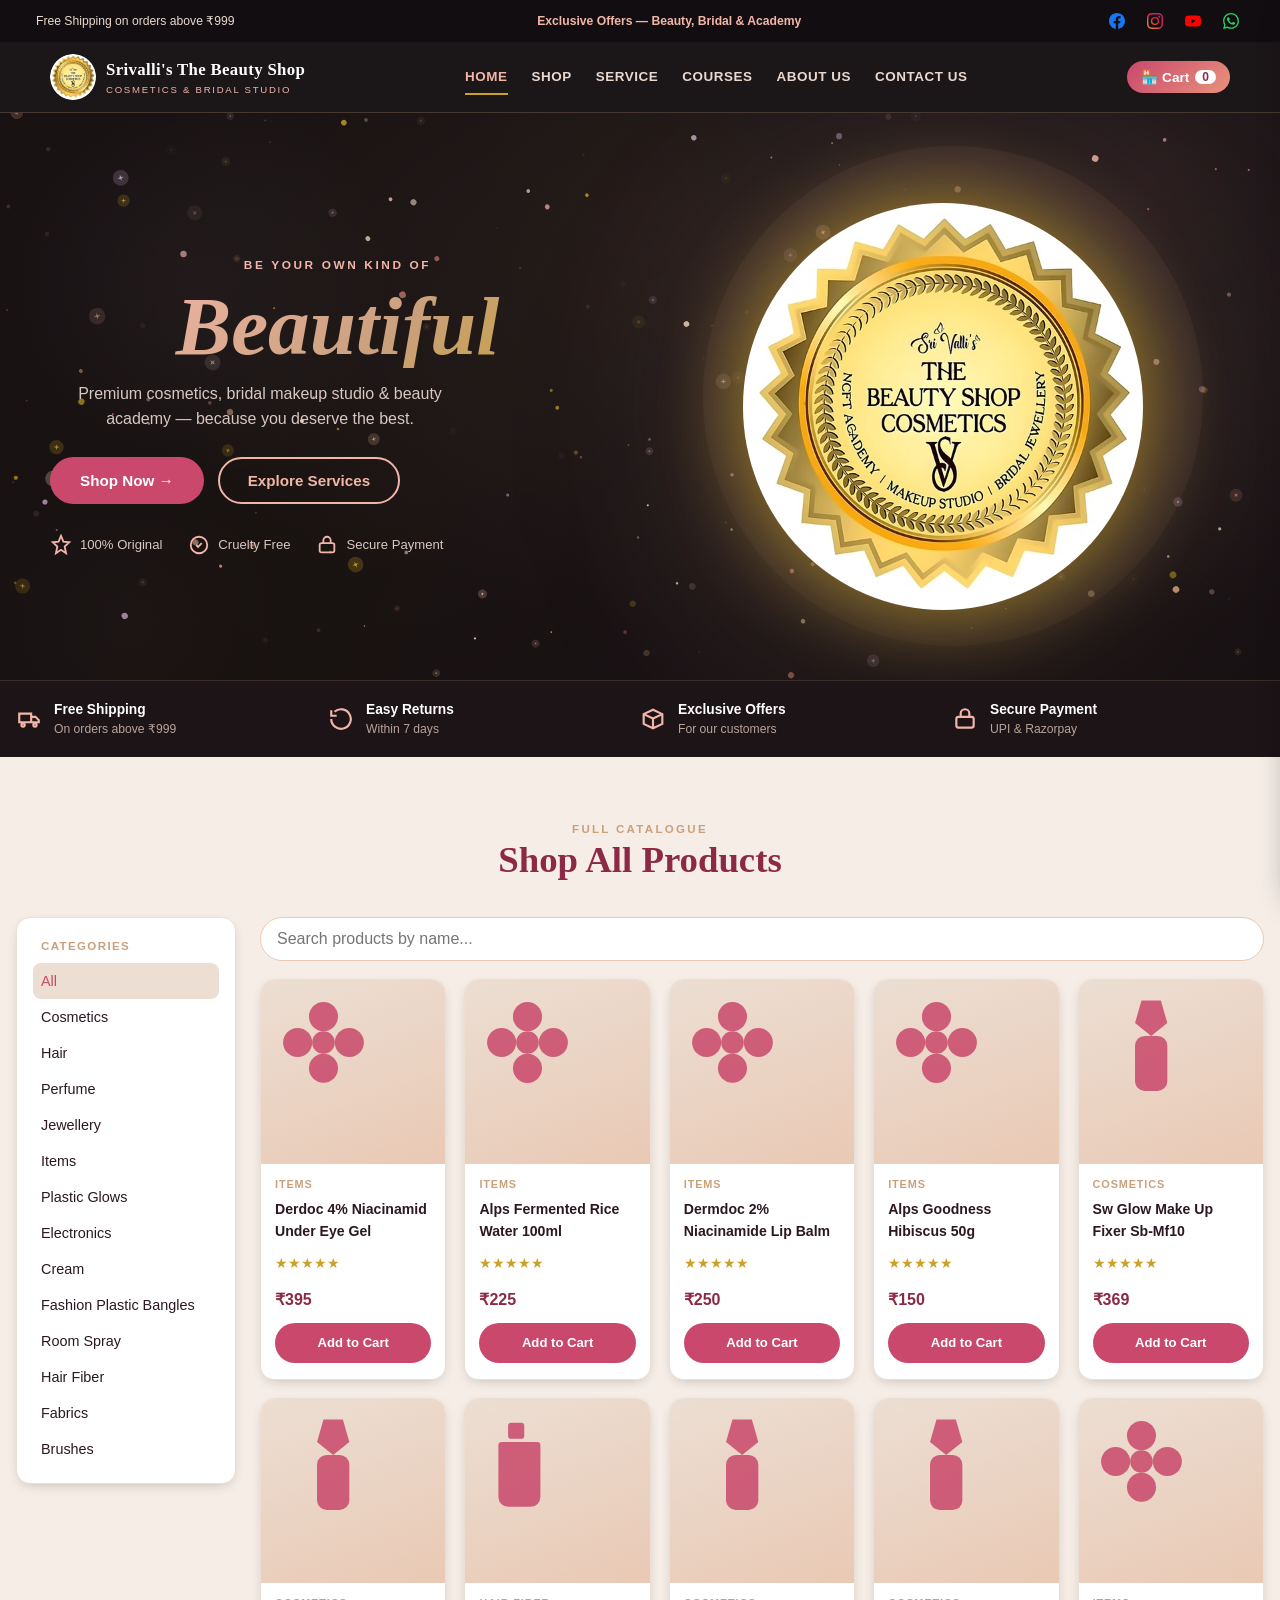
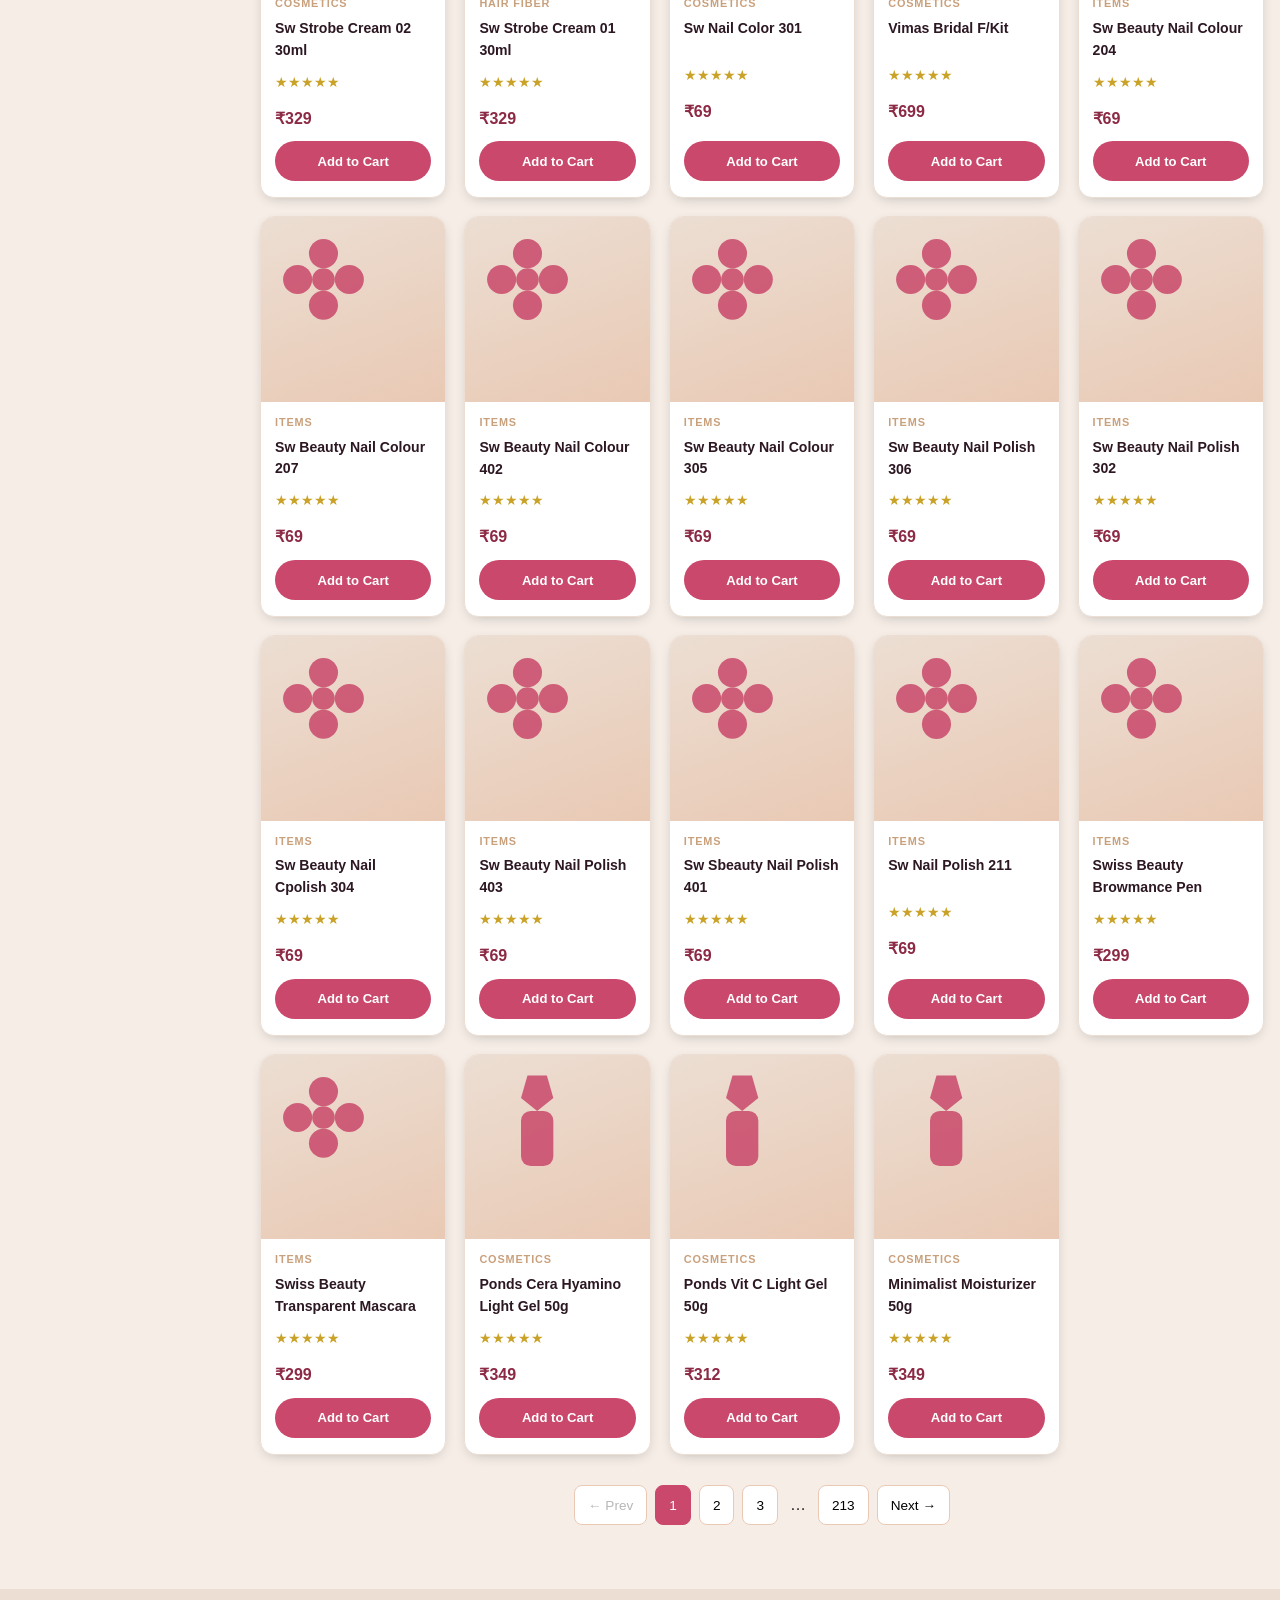
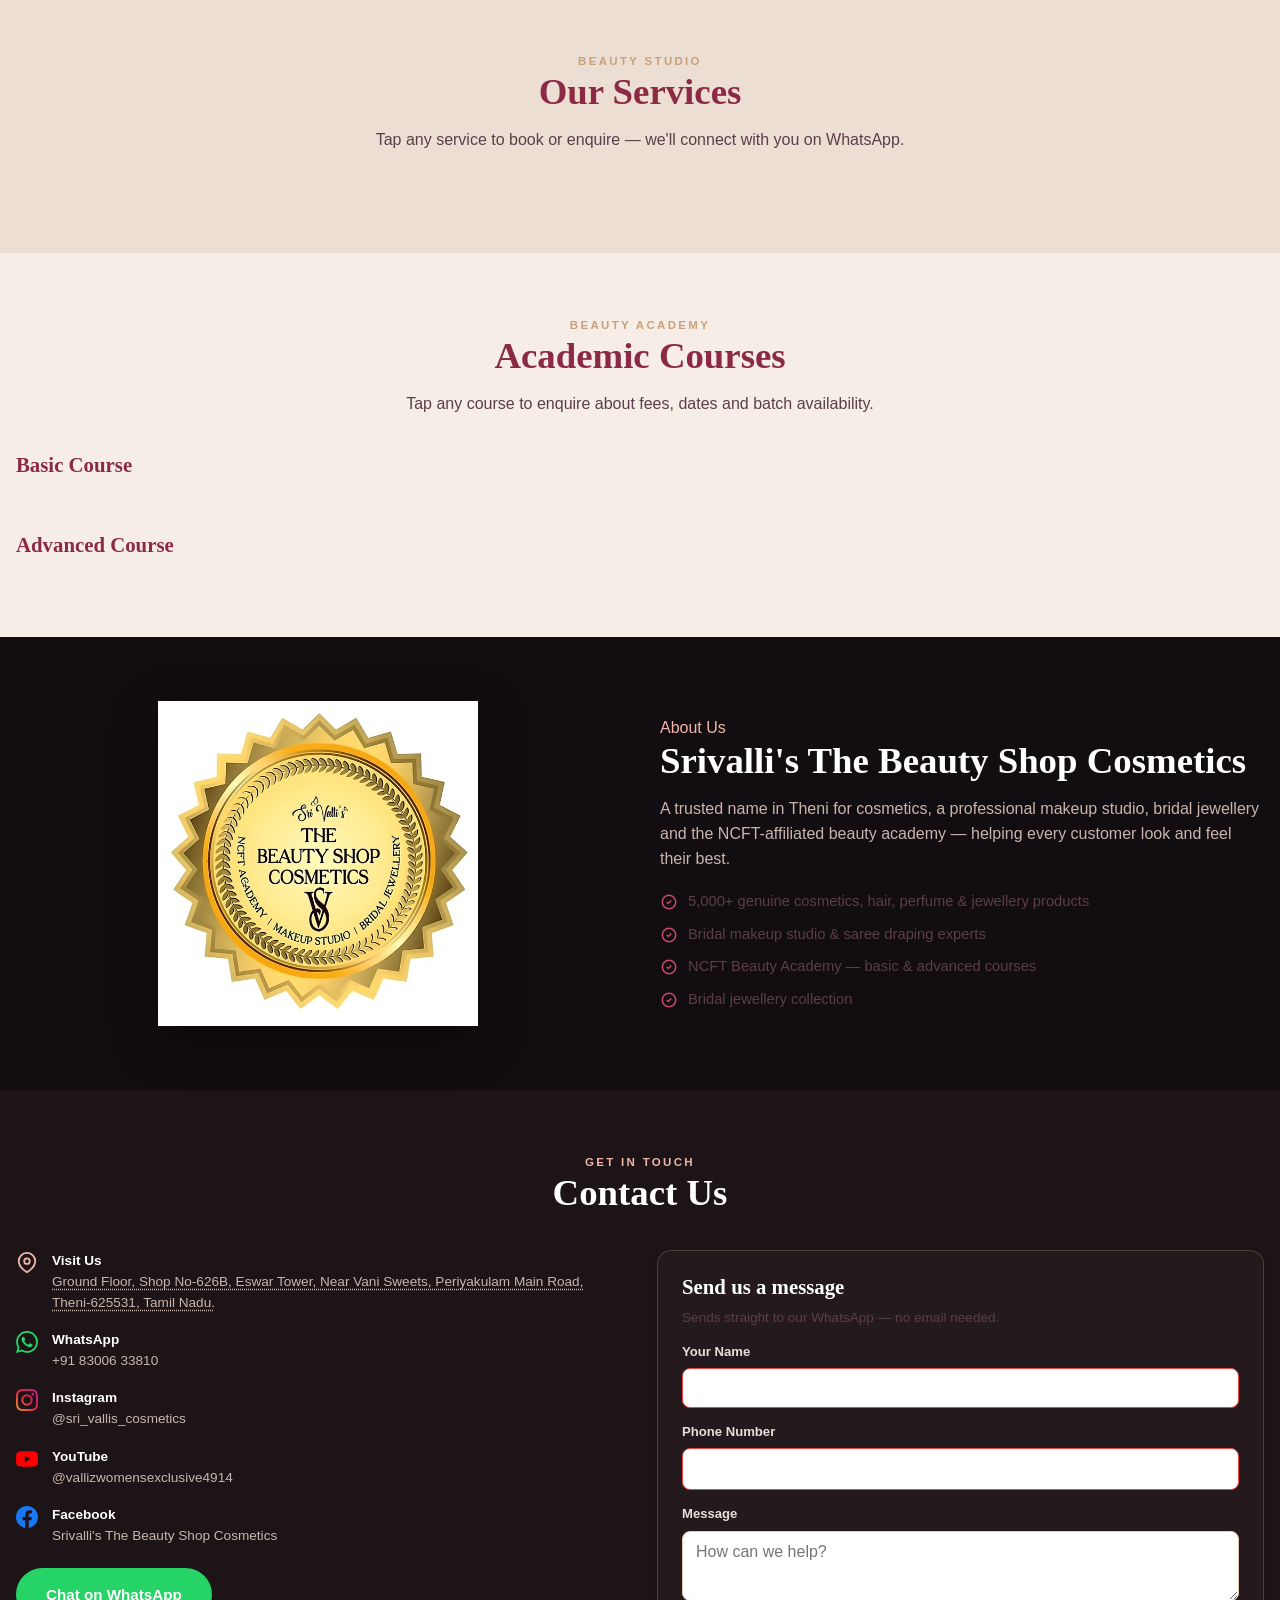
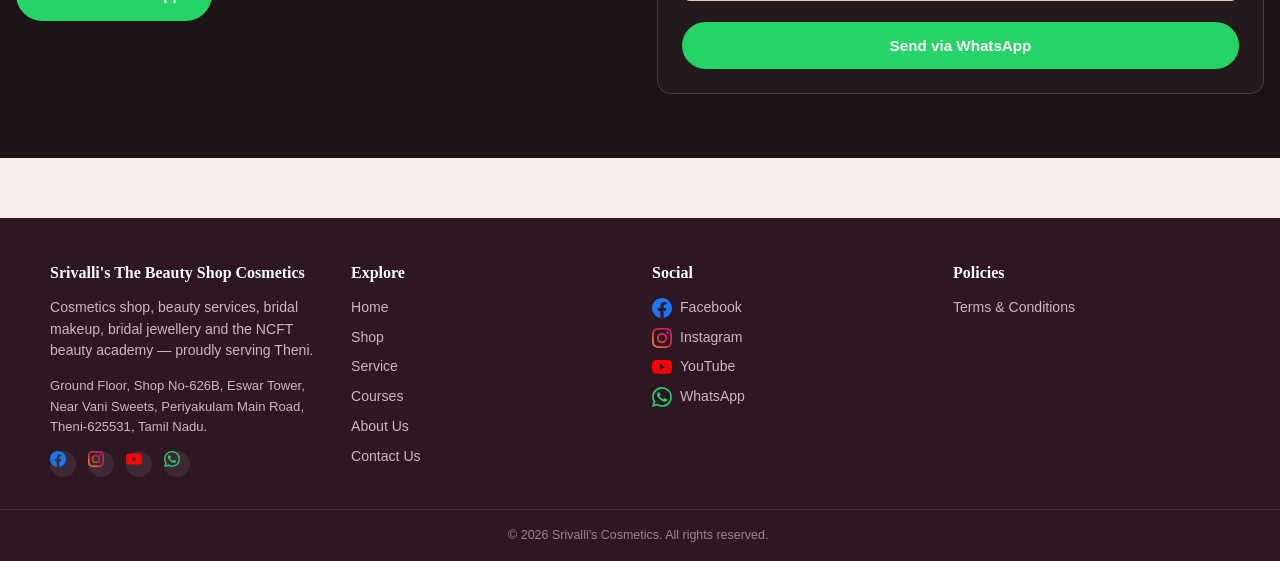
<file: beauty-shop/index.html>
<!DOCTYPE html>
<html lang="en">
<head>
<meta charset="UTF-8">
  <link rel="icon" type="image/svg+xml" href="favicon.svg">
  <link rel="icon" type="image/png" href="assets/img/logo-round.png">
  <link rel="apple-touch-icon" href="assets/img/logo-round.png">
<meta name="viewport" content="width=device-width, initial-scale=1.0, viewport-fit=cover">
  <meta name="theme-color" content="#1A1015">
  <meta name="mobile-web-app-capable" content="yes">
  <meta name="apple-mobile-web-app-capable" content="yes">
  <meta name="apple-mobile-web-app-status-bar-style" content="black-translucent">
  <meta name="apple-mobile-web-app-title" content="Srivalli's Cosmetics">
<title>Srivalli's The Beauty Shop Cosmetics | Beauty, Bridal Studio &amp; Cosmetics Shop</title>
<meta name="description" content="Shop cosmetics, hair care, perfume and jewellery. Book facials, bridal makeup and beauty academy courses at Srivalli's The Beauty Shop Cosmetics, Theni.">
<meta name="keywords" content="Srivalli's The Beauty Shop Cosmetics, cosmetics shop Theni, beauty parlour Theni, bridal makeup Theni, beauty academy Theni, NCFT academy, makeup studio Theni, bridal jewellery Theni, online cosmetics Tamil Nadu, hair care, perfume, nail art, saree draping, facial, hydra facial, HD makeup, airbrush makeup">
<meta name="author" content="Srivalli's The Beauty Shop Cosmetics">
<meta name="robots" content="index,follow,max-image-preview:large,max-snippet:-1,max-video-preview:-1">
<meta name="theme-color" content="#120D10">
<meta name="geo.region" content="IN-TN">
<meta name="geo.placename" content="Theni, Tamil Nadu">
<meta name="geo.position" content="10.015079;77.479115">
<meta name="ICBM" content="10.015079, 77.479115">
<link rel="alternate" hreflang="en-IN" href="https://srivallis.in/">
<link rel="alternate" hreflang="x-default" href="https://srivallis.in/">
<link rel="canonical" href="https://srivallis.in/" id="canonicalLink">
<!-- Open Graph (Facebook / WhatsApp / LinkedIn social previews) -->
<meta property="og:site_name" content="Srivalli's The Beauty Shop Cosmetics">
<meta property="og:locale" content="en_IN">
<meta property="og:title" content="Srivalli's The Beauty Shop Cosmetics | Beauty, Bridal Studio &amp; Cosmetics Shop">
<meta property="og:description" content="Shop cosmetics, hair care, perfume and jewellery. Book facials, bridal makeup and beauty academy courses at Srivalli's The Beauty Shop Cosmetics, Theni.">
<meta property="og:type" content="website">
<meta property="og:url" content="https://srivallis.in/" id="ogUrl">
<meta property="og:image" content="https://srivallis.in/assets/img/logo.jpg" id="ogImage">
<meta property="og:image:width" content="480">
<meta property="og:image:height" content="488">
<meta property="og:image:alt" content="Srivalli's The Beauty Shop Cosmetics — Beauty Shop, Academy &amp; Bridal Studio, Theni">
<!-- Twitter / X card -->
<meta name="twitter:card" content="summary_large_image">
<meta name="twitter:title" content="Srivalli's The Beauty Shop Cosmetics | Beauty, Bridal Studio &amp; Cosmetics Shop">
<meta name="twitter:description" content="Shop cosmetics, hair care, perfume and jewellery. Book facials, bridal makeup and beauty academy courses at Srivalli's The Beauty Shop Cosmetics, Theni.">
<meta name="twitter:image" content="https://srivallis.in/assets/img/logo.jpg">
<meta http-equiv="Content-Security-Policy" content="default-src 'self'; script-src 'self' 'unsafe-inline'; style-src 'self' https://fonts.googleapis.com 'unsafe-inline'; font-src 'self' https://fonts.gstatic.com data:; img-src 'self' data: blob: https:; connect-src 'self' https://*.supabase.co wss://*.supabase.co https://accounts.google.com; frame-src 'self' https://accounts.google.com; form-action 'self' https://accounts.google.com; base-uri 'self';">
<link rel="icon" href="assets/img/logo-square.png" type="image/png">
<link rel="apple-touch-icon" href="assets/img/logo-square.png">
<link rel="manifest" href="site.webmanifest">
<!-- Performance: preconnect to required origins (Technical/UX SEO) -->
<link rel="preconnect" href="https://fonts.googleapis.com">
<link rel="preconnect" href="https://fonts.gstatic.com" crossorigin>
<link rel="preconnect" href="https://edwlwrpjilipvdlpjtxr.supabase.co" crossorigin>
<link rel="dns-prefetch" href="https://cdn.jsdelivr.net">
<link rel="preload" as="image" href="assets/img/logo.jpg">
<link href="https://fonts.googleapis.com/css2?family=Playfair+Display:wght@600;700&family=Cormorant+Garamond:ital,wght@1,600;1,700&family=Jost:wght@400;500;600;700&display=swap" rel="stylesheet">
<link rel="stylesheet" href="assets/css/style.css">
<!-- Structured data: LocalBusiness / BeautySalon (Authority + rich results) -->
<script type="application/ld+json">
{
  "@context": "https://schema.org",
  "@type": ["BeautySalon","Store","HealthAndBeautyBusiness"],
  "@id": "https://srivallis.in/#business",
  "name": "Srivalli's The Beauty Shop Cosmetics",
  "alternateName": "Sri Valli's The Beauty Shop Cosmetics",
  "description": "Cosmetics shop, professional makeup studio, bridal jewellery and NCFT-affiliated beauty academy in Theni, Tamil Nadu.",
  "image": "https://srivallis.in/assets/img/logo.jpg",
  "logo": "https://srivallis.in/assets/img/logo.jpg",
  "url": "https://srivallis.in/",
  "telephone": "+918300633810",
  "priceRange": "₹₹",
  "currenciesAccepted": "INR",
  "paymentAccepted": "WhatsApp, Cash on Delivery",
  "address": {
    "@type": "PostalAddress",
    "streetAddress": "Ground Floor, Shop No-626B, Eswar Tower, Near Vani Sweets, Periyakulam Main Road",
    "addressLocality": "Theni",
    "addressRegion": "Tamil Nadu",
    "postalCode": "625531",
    "addressCountry": "IN"
  },
  "geo": { "@type": "GeoCoordinates", "latitude": 10.015079, "longitude": 77.479115 },
  "openingHoursSpecification": [{
    "@type": "OpeningHoursSpecification",
    "dayOfWeek": ["Monday","Tuesday","Wednesday","Thursday","Friday","Saturday","Sunday"],
    "opens": "09:00", "closes": "21:00"
  }],
  "sameAs": [
    "https://www.facebook.com/thebeautyshoptheni/",
    "https://www.instagram.com/sri_vallis_cosmetics/",
    "https://www.youtube.com/@vallizwomensexclusive4914",
    "https://wa.me/918300633810",
    "https://maps.app.goo.gl/pbHwNyU3eeFs39MD6"
  ],
  "hasMap": "https://maps.app.goo.gl/pbHwNyU3eeFs39MD6",
  "department": [
    { "@type": "Store", "name": "Cosmetics Shop" },
    { "@type": "BeautySalon", "name": "Makeup &amp; Bridal Studio" },
    { "@type": "EducationalOrganization", "name": "NCFT Beauty Academy" }
  ]
}
</script>

<script type="application/ld+json">
{
  "@context": "https://schema.org",
  "@type": "FAQPage",
  "mainEntity": [
    {
      "@type": "Question",
      "name": "Where is Srivalli's The Beauty Shop Cosmetics located?",
      "acceptedAnswer": { "@type": "Answer", "text": "We are at Ground Floor, Shop No-626B, Eswar Tower, Near Vani Sweets, Periyakulam Main Road, Theni-625531, Tamil Nadu. You can also shop online and message us on WhatsApp at +91 83006 33810." }
    },
    {
      "@type": "Question",
      "name": "What products can I buy at Srivalli's The Beauty Shop Cosmetics?",
      "acceptedAnswer": { "@type": "Answer", "text": "We stock over 5,000 products including cosmetics, hair care, perfume, jewellery, creams, room sprays, bangles and beauty accessories from trusted brands." }
    },
    {
      "@type": "Question",
      "name": "How do I pay for my order?",
      "acceptedAnswer": { "@type": "Answer", "text": "Place your order via WhatsApp — fill in your name, phone and delivery address, then tap 'Place Order via WhatsApp'. Our team will confirm and arrange delivery within 10 days." }
    },
    {
      "@type": "Question",
      "name": "How will I know my order is confirmed?",
      "acceptedAnswer": { "@type": "Answer", "text": "After checkout your order details are sent to our WhatsApp number. Our team verifies the payment and confirms your order." }
    },
    {
      "@type": "Question",
      "name": "What beauty services do you offer?",
      "acceptedAnswer": { "@type": "Answer", "text": "We offer facials, steam bath, hair styling, bridal makeup, hair extensions, saree draping and nail art. Tap any service on our site to enquire on WhatsApp." }
    },
    {
      "@type": "Question",
      "name": "Do you offer beauty academy courses?",
      "acceptedAnswer": { "@type": "Answer", "text": "Yes. Our NCFT-affiliated academy offers a Basic course (threading, facial, hair cuts, normal makeup) and an Advanced course (hair extensions, hydra facial, HD makeup, airbrush makeup, party makeup, hair styling, nail art)." }
    },
    {
      "@type": "Question",
      "name": "Do you do bridal makeup and bridal jewellery?",
      "acceptedAnswer": { "@type": "Answer", "text": "Yes, we have a professional bridal makeup studio and a bridal jewellery collection. Contact us on WhatsApp for packages and appointments." }
    }
  ]
}
</script>
<script type="application/ld+json">
{
  "@context": "https://schema.org",
  "@type": "WebSite",
  "@id": "https://srivallis.in/#website",
  "name": "Srivalli's The Beauty Shop Cosmetics",
  "url": "https://srivallis.in/",
  "publisher": { "@id": "https://srivallis.in/#business" },
  "inLanguage": "en-IN",
  "potentialAction": {
    "@type": "SearchAction",
    "target": { "@type": "EntryPoint", "urlTemplate": "https://srivallis.in/#shop" },
    "query-input": "required name=search_term_string"
  }
}
</script>
<script type="application/ld+json">
{
  "@context": "https://schema.org",
  "@type": "ItemList",
  "name": "Beauty Services at Srivalli's The Beauty Shop Cosmetics",
  "itemListElement": [
    { "@type": "Service", "position": 1, "name": "Facial", "areaServed": "Theni, Tamil Nadu", "provider": { "@id": "https://srivallis.in/#business" } },
    { "@type": "Service", "position": 2, "name": "Steam Bath", "areaServed": "Theni, Tamil Nadu", "provider": { "@id": "https://srivallis.in/#business" } },
    { "@type": "Service", "position": 3, "name": "Hair Style", "areaServed": "Theni, Tamil Nadu", "provider": { "@id": "https://srivallis.in/#business" } },
    { "@type": "Service", "position": 4, "name": "Bridal Makeup", "areaServed": "Theni, Tamil Nadu", "provider": { "@id": "https://srivallis.in/#business" } },
    { "@type": "Service", "position": 5, "name": "Hair Extensions", "areaServed": "Theni, Tamil Nadu", "provider": { "@id": "https://srivallis.in/#business" } },
    { "@type": "Service", "position": 6, "name": "Saree Draping", "areaServed": "Theni, Tamil Nadu", "provider": { "@id": "https://srivallis.in/#business" } },
    { "@type": "Service", "position": 7, "name": "Nail Art", "areaServed": "Theni, Tamil Nadu", "provider": { "@id": "https://srivallis.in/#business" } }
  ]
}
</script>
<script type="application/ld+json">
{
  "@context": "https://schema.org",
  "@type": "BreadcrumbList",
  "itemListElement": [
    { "@type": "ListItem", "position": 1, "name": "Home", "item": "https://srivallis.in/" },
    { "@type": "ListItem", "position": 2, "name": "Shop", "item": "https://srivallis.in/#shop" },
    { "@type": "ListItem", "position": 3, "name": "Services", "item": "https://srivallis.in/#services" },
    { "@type": "ListItem", "position": 4, "name": "Courses", "item": "https://srivallis.in/#courses" },
    { "@type": "ListItem", "position": 5, "name": "About Us", "item": "https://srivallis.in/#about" },
    { "@type": "ListItem", "position": 6, "name": "Contact Us", "item": "https://srivallis.in/#contact" }
  ]
}
</script>

<script type="application/ld+json">
{
  "@context": "https://schema.org",
  "@type": "ItemList",
  "name": "Srivalli's The Beauty Shop Cosmetics Product Catalogue",
  "description": "Cosmetics, hair care, perfume, jewellery and beauty accessories"
}
</script>

</head>
<body>
<a class="skip-nav" href="#main-content">Skip to main content</a>

<main>
  <!-- ================= HOME ================= -->
  <section id="home" class="page-section hero">
    <div class="hero-grid">
      <div class="reveal" style="position:relative;z-index:2;">
        <div class="hero-eyebrow">Be Your Own Kind Of</div>
        <div class="hero-script">Beautiful</div>
        <p class="hero-sub">Premium cosmetics, bridal makeup studio &amp; beauty academy — because you deserve the best.</p>
        <div class="hero-ctas">
          <button class="btn btn-primary" data-go="shop">Shop Now &rarr;</button>
          <button class="btn btn-outline" data-go="services" style="border-color:var(--peach);color:var(--peach);">Explore Services</button>
        </div>
        <div class="hero-trust">
          <span class="t"><svg viewBox="0 0 24 24" fill="none" stroke="currentColor" stroke-width="2" width="22" height="22"><path d="M12 2l2.6 6.3L21 9l-5 4.6L17.5 21 12 17.3 6.5 21 8 13.6 3 9l6.4-.7z"/></svg>100% Original</span>
          <span class="t"><svg viewBox="0 0 24 24" fill="none" stroke="currentColor" stroke-width="2" width="22" height="22"><circle cx="12" cy="12" r="9"/><path d="M9 12l2 2 4-4"/></svg>Cruelty Free</span>
          <span class="t"><svg viewBox="0 0 24 24" fill="none" stroke="currentColor" stroke-width="2" width="22" height="22"><rect x="4" y="10" width="16" height="10" rx="2"/><path d="M8 10V7a4 4 0 0 1 8 0v3"/></svg>Secure Payment</span>
        </div>
      </div>
      <div class="hero-visual reveal" id="heroVisual" style="position:relative;z-index:2;"></div>
    </div>
  </section>

  <div class="utility-strip">
    <div class="container">
      <div class="grid">
        <div class="utility-card">
          <svg viewBox="0 0 24 24" fill="none" stroke="currentColor" stroke-width="2" width="26" height="26"><path d="M3 7h11v8H3zM14 10h4l3 3v2h-7zM6.5 19a1.5 1.5 0 1 0 0-3 1.5 1.5 0 0 0 0 3zM17.5 19a1.5 1.5 0 1 0 0-3 1.5 1.5 0 0 0 0 3z"/></svg>
          <span><b>Free Shipping</b><span>On orders above &#8377;999</span></span>
        </div>
        <div class="utility-card">
          <svg viewBox="0 0 24 24" fill="none" stroke="currentColor" stroke-width="2" width="26" height="26"><path d="M3 12a9 9 0 1 0 3-6.7M3 4v5h5"/></svg>
          <span><b>Easy Returns</b><span>Within 7 days</span></span>
        </div>
        <div class="utility-card">
          <svg viewBox="0 0 24 24" fill="none" stroke="currentColor" stroke-width="2" width="26" height="26"><path d="M20.6 7.5l-8.6-4-8.6 4v9l8.6 4 8.6-4z"/><path d="M3.4 7.5l8.6 4 8.6-4M12 11.5V21"/></svg>
          <span><b>Exclusive Offers</b><span>For our customers</span></span>
        </div>
        <div class="utility-card">
          <svg viewBox="0 0 24 24" fill="none" stroke="currentColor" stroke-width="2" width="26" height="26"><rect x="4" y="10" width="16" height="10" rx="2"/><path d="M8 10V7a4 4 0 0 1 8 0v3"/></svg>
          <span><b>Secure Payment</b><span>UPI &amp; Razorpay</span></span>
        </div>
      </div>
    </div>
  </div>

  <!-- ================= SHOP ================= -->
  <section id="shop" class="page-section section-shell">
    <div class="container">
      <div class="section-head reveal">
        <div class="eyebrow">Full Catalogue</div>
        <h2>Shop All Products</h2>
      </div>
      <div class="shop-layout">
        <aside class="cat-list" id="catList">
          <h4>Categories</h4>
        </aside>
        <div>
          <div class="shop-toolbar">
            <input type="search" class="search-box" id="searchBox" placeholder="Search products by name...">
          </div>
          <div class="result-count" id="resultCount" style="margin-bottom:14px;"></div>
          <div class="product-grid" id="productGrid"></div>
          <div class="pagination" id="pagination"></div>
        </div>
      </div>
    </div>
  </section>

  <!-- ================= SERVICES ================= -->
  <section id="services" class="page-section section-shell alt">
    <div class="container">
      <div class="section-head reveal">
        <div class="eyebrow">Beauty Studio</div>
        <h2>Our Services</h2>
        <p>Tap any service to book or enquire &mdash; we'll connect with you on WhatsApp.</p>
      </div>
      <div class="grid grid-3" id="servicesGrid"></div>
    </div>
  </section>

  <!-- ================= COURSES ================= -->
  <section id="courses" class="page-section section-shell">
    <div class="container">
      <div class="section-head reveal">
        <div class="eyebrow">Beauty Academy</div>
        <h2>Academic Courses</h2>
        <p>Tap any course to enquire about fees, dates and batch availability.</p>
      </div>
      <h3 style="margin-bottom:16px;">Basic Course</h3>
      <div class="grid grid-4" id="basicCourseGrid" style="margin-bottom:40px;"></div>
      <h3 style="margin-bottom:16px;">Advanced Course</h3>
      <div class="grid grid-4" id="advancedCourseGrid"></div>
    </div>
  </section>

  <!-- ================= ABOUT ================= -->
  <section id="about" class="page-section section-shell dark">
    <div class="container">
      <div class="about-grid">
        <div class="about-badge reveal">
          <img src="assets/img/logo.jpg" alt="Sri Valli's The Beauty Shop Cosmetics — NCFT Academy, Makeup Studio, Bridal Jewellery" loading="lazy">
        </div>
        <div class="reveal">
          <div class="eyebrow" style="color:var(--peach);">About Us</div>
          <h2>Srivalli's The Beauty Shop Cosmetics</h2>
          <p>A trusted name in Theni for cosmetics, a professional makeup studio, bridal jewellery and the NCFT-affiliated beauty academy — helping every customer look and feel their best.</p>
          <ul class="about-points">
            <li><svg viewBox="0 0 24 24" fill="none" stroke="currentColor" stroke-width="2" width="18" height="18"><circle cx="12" cy="12" r="9"/><path d="M9 12l2 2 4-4"/></svg>5,000+ genuine cosmetics, hair, perfume &amp; jewellery products</li>
            <li><svg viewBox="0 0 24 24" fill="none" stroke="currentColor" stroke-width="2" width="18" height="18"><circle cx="12" cy="12" r="9"/><path d="M9 12l2 2 4-4"/></svg>Bridal makeup studio &amp; saree draping experts</li>
            <li><svg viewBox="0 0 24 24" fill="none" stroke="currentColor" stroke-width="2" width="18" height="18"><circle cx="12" cy="12" r="9"/><path d="M9 12l2 2 4-4"/></svg>NCFT Beauty Academy — basic &amp; advanced courses</li>
            <li><svg viewBox="0 0 24 24" fill="none" stroke="currentColor" stroke-width="2" width="18" height="18"><circle cx="12" cy="12" r="9"/><path d="M9 12l2 2 4-4"/></svg>Bridal jewellery collection</li>
          </ul>
        </div>
      </div>
    </div>
  </section>

  <!-- ================= CONTACT ================= -->
  <section id="contact" class="page-section section-shell" style="background:var(--black-soft);color:#EADFD8;">
    <div class="container">
      <div class="section-head reveal">
        <div class="eyebrow" style="color:var(--peach);">Get In Touch</div>
        <h2 style="color:#fff;">Contact Us</h2>
      </div>
      <div class="contact-grid">
        <div class="reveal">
          <ul class="contact-info-list">
            <li>
              <svg viewBox="0 0 24 24" fill="none" stroke="currentColor" stroke-width="2" width="22" height="22"><path d="M21 10c0 7-9 12-9 12s-9-5-9-12a9 9 0 1 1 18 0z"/><circle cx="12" cy="10" r="3"/></svg>
              <span><b>Visit Us</b><a id="contactAddress" href="https://maps.app.goo.gl/pbHwNyU3eeFs39MD6" target="_blank" rel="noopener" style="color:inherit;text-decoration:underline;text-decoration-style:dotted;text-underline-offset:3px;" aria-label="Open in Google Maps">Ground Floor, Shop No-626B, Eswar Tower, Near Vani Sweets, Periyakulam Main Road, Theni-625531, Tamil Nadu.</a></span>
            </li>
            <li>
              <svg viewBox="0 0 24 24" width="22" height="22" fill="#25D366" xmlns="http://www.w3.org/2000/svg"><path d="M17.472 14.382c-.297-.149-1.758-.867-2.03-.967-.273-.099-.471-.148-.67.15-.197.297-.767.966-.94 1.164-.173.199-.347.223-.644.075-.297-.15-1.255-.463-2.39-1.475-.883-.788-1.48-1.761-1.653-2.059-.173-.297-.018-.458.13-.606.134-.133.298-.347.446-.52.149-.174.198-.298.298-.497.099-.198.05-.371-.025-.52-.075-.149-.669-1.612-.916-2.207-.242-.579-.487-.5-.669-.51-.173-.008-.371-.01-.57-.01-.198 0-.52.074-.792.372-.272.297-1.04 1.016-1.04 2.479 0 1.462 1.065 2.875 1.213 3.074.149.198 2.096 3.2 5.077 4.487.709.306 1.262.489 1.694.625.712.227 1.36.195 1.871.118.571-.085 1.758-.719 2.006-1.413.248-.694.248-1.289.173-1.413-.074-.124-.272-.198-.57-.347m-5.421 7.403h-.004a9.87 9.87 0 01-5.031-1.378l-.361-.214-3.741.982.998-3.648-.235-.374a9.86 9.86 0 01-1.51-5.26c.001-5.45 4.436-9.884 9.888-9.884 2.64 0 5.122 1.03 6.988 2.898a9.825 9.825 0 012.893 6.994c-.003 5.45-4.437 9.884-9.885 9.884m8.413-18.297A11.815 11.815 0 0012.05 0C5.495 0 .16 5.335.157 11.892c0 2.096.547 4.142 1.588 5.945L.057 24l6.305-1.654a11.882 11.882 0 005.683 1.448h.005c6.554 0 11.89-5.335 11.893-11.893a11.821 11.821 0 00-3.48-8.413z"/></svg>
              <span><b>WhatsApp</b><a id="contactWaLink" href="https://wa.me/918300633810" target="_blank" rel="noopener">+91 83006 33810</a></span>
            </li>
            <li>
              <svg viewBox="0 0 24 24" width="22" height="22" xmlns="http://www.w3.org/2000/svg"><defs><linearGradient id="igc" x1="0%" y1="100%" x2="100%" y2="0%"><stop offset="0%" stop-color="#f09433"/><stop offset="50%" stop-color="#dc2743"/><stop offset="100%" stop-color="#bc1888"/></linearGradient></defs><path fill="url(#igc)" d="M12 2.163c3.204 0 3.584.012 4.85.07 3.252.148 4.771 1.691 4.919 4.919.058 1.265.069 1.645.069 4.849 0 3.205-.012 3.584-.069 4.849-.149 3.225-1.664 4.771-4.919 4.919-1.266.058-1.644.07-4.85.07-3.204 0-3.584-.012-4.849-.07-3.26-.149-4.771-1.699-4.919-4.92-.058-1.265-.07-1.644-.07-4.849 0-3.204.013-3.583.07-4.849.149-3.227 1.664-4.771 4.919-4.919 1.266-.057 1.645-.069 4.849-.069zM12 0C8.741 0 8.333.014 7.053.072 2.695.272.273 2.69.073 7.052.014 8.333 0 8.741 0 12c0 3.259.014 3.668.072 4.948.2 4.358 2.618 6.78 6.98 6.98C8.333 23.986 8.741 24 12 24c3.259 0 3.668-.014 4.948-.072 4.354-.2 6.782-2.618 6.979-6.98.059-1.28.073-1.689.073-4.948 0-3.259-.014-3.667-.072-4.947-.196-4.354-2.617-6.78-6.979-6.98C15.668.014 15.259 0 12 0zm0 5.838a6.162 6.162 0 100 12.324 6.162 6.162 0 000-12.324zM12 16a4 4 0 110-8 4 4 0 010 8zm6.406-11.845a1.44 1.44 0 100 2.881 1.44 1.44 0 000-2.881z"/></svg>
              <span><b>Instagram</b><a id="contactIgLink" href="https://instagram.com/sri_vallis_cosmetics" target="_blank" rel="noopener">@sri_vallis_cosmetics</a></span>
            </li>
            <li>
              <svg viewBox="0 0 24 24" width="22" height="22" fill="#FF0000" xmlns="http://www.w3.org/2000/svg"><path d="M23.495 6.205a3.007 3.007 0 00-2.088-2.088c-1.87-.501-9.396-.501-9.396-.501s-7.507-.01-9.396.501A3.007 3.007 0 00.527 6.205a31.247 31.247 0 00-.522 5.805 31.247 31.247 0 00.522 5.783 3.007 3.007 0 002.088 2.088c1.868.502 9.396.502 9.396.502s7.506 0 9.396-.502a3.007 3.007 0 002.088-2.088 31.247 31.247 0 00.5-5.783 31.247 31.247 0 00-.5-5.805zM9.609 15.601V8.408l6.264 3.602z"/></svg>
              <span><b>YouTube</b><a id="contactYtLink" href="https://www.youtube.com/@vallizwomensexclusive4914" target="_blank" rel="noopener">@vallizwomensexclusive4914</a></span>
            </li>
            <li>
              <svg viewBox="0 0 24 24" width="22" height="22" fill="#1877F2" xmlns="http://www.w3.org/2000/svg"><path d="M24 12.073c0-6.627-5.373-12-12-12s-12 5.373-12 12c0 5.99 4.388 10.954 10.125 11.854v-8.385H7.078v-3.47h3.047V9.43c0-3.007 1.792-4.669 4.533-4.669 1.312 0 2.686.235 2.686.235v2.953H15.83c-1.491 0-1.956.925-1.956 1.874v2.25h3.328l-.532 3.47h-2.796v8.385C19.612 23.027 24 18.062 24 12.073z"/></svg>
              <span><b>Facebook</b><a href="https://www.facebook.com/thebeautyshoptheni/" target="_blank" rel="noopener">Srivalli's The Beauty Shop Cosmetics</a></span>
            </li>
          </ul>
          <a id="contactWaBtn" href="https://wa.me/918300633810" target="_blank" rel="noopener" class="btn btn-wa">Chat on WhatsApp</a>
        </div>
        <div class="card reveal" style="background:#241A1E;border-color:rgba(201,160,124,.25);">
          <h3 style="color:#fff;">Send us a message</h3>
          <p style="font-size:.85rem;">Sends straight to our WhatsApp — no email needed.</p>
          <div id="contactForm">
            <div class="field"><label style="color:#EADFD8;">Your Name</label><input id="cfName" required></div>
            <div class="field"><label style="color:#EADFD8;">Phone Number</label><input id="cfPhone" type="tel" required pattern="[0-9]{10}"></div>
            <div class="field"><label style="color:#EADFD8;">Message</label><textarea id="cfMessage" required placeholder="How can we help?"></textarea></div>
            <button type="button" id="cfSubmitBtn" class="btn btn-wa btn-block">Send via WhatsApp</button>
          </div>
        </div>
      </div>
    </div>
  </section>
</main>

<!-- ================= PRODUCT DETAIL MODAL ================= -->
<div class="modal-backdrop" id="productModalBackdrop" role="dialog" aria-modal="true" aria-label="Product Details">
  <div class="product-modal">
    <button class="product-modal-close" id="productModalClose" aria-label="Close">&times;</button>
    <div class="product-modal-photo-wrap" id="pmPhotoWrap"></div>
    <div class="product-modal-share-row" id="pmShareRow"></div>
    <div class="product-modal-body">
      <div id="pmInfo"></div>
      <div id="pmPricing"></div>
      <div id="pmActions"></div>
      <div class="pm-reviews-section" id="pmReviews"></div>
    </div>
  </div>
</div>

<!-- ================= CART / CHECKOUT DRAWER ================= -->
<div class="drawer-backdrop" id="drawerBackdrop"></div>
<div class="drawer" id="cartDrawer" role="dialog" aria-modal="true" aria-label="Cart">
  <div class="drawer-head">
    <h3 id="drawerTitle">Your Cart</h3>
    <button class="drawer-close" id="drawerClose" aria-label="Close">&times;</button>
  </div>
  <div class="drawer-body" id="drawerBody"></div>
  <div class="drawer-foot" id="drawerFoot"></div>
</div>

<!-- ================= SERVICE / COURSE BOOKING MODAL ================= -->
<div class="modal-backdrop" id="bookingBackdrop" role="dialog" aria-modal="true" aria-label="Book Service or Course">
  <div class="modal booking-modal-body">
    <span class="booking-service-tag" id="bookingTag">Service</span>
    <h3 id="bookingTitle">Book a Service</h3>
    <p style="font-size:.82rem;color:var(--ink-soft);margin-bottom:18px;">Fill in your details — we'll reach out on WhatsApp to confirm your booking.</p>
    <div class="field"><label for="bkName">Your Name *</label><input id="bkName" required placeholder="Full name"></div>
    <div class="field"><label for="bkPhone">Phone Number *</label><input id="bkPhone" type="tel" required pattern="[0-9]{10}" placeholder="10-digit mobile number"></div>
    <div class="field"><label for="bkMsg">Message (optional)</label><textarea id="bkMsg" placeholder="Preferred date, time, or any questions..."></textarea></div>
    <button type="button" class="btn btn-wa btn-block" id="bkSubmitBtn">Send Enquiry on WhatsApp</button>
    <button type="button" class="btn btn-outline btn-block" id="bkCloseBtn" style="margin-top:10px;">Cancel</button>
  </div>
</div>

<!-- ================= TERMS & CONDITIONS MODAL ================= -->
<div class="modal-backdrop" id="termsBackdrop" role="dialog" aria-modal="true" aria-label="Terms and Conditions">
  <div class="modal terms-modal-body">
    <h3>Terms &amp; Conditions</h3>
    <ol>
      <li><b>Orders.</b> Placing an order means you confirm the details (address, products, payment) you entered are accurate.</li>
      <li><b>Payment.</b> Orders are confirmed only after our team verifies your UPI payment (UTR number + screenshot) or your Razorpay payment.</li>
      <li><b>Shipping.</b> Orders are shipped from our Theni store to the delivery address you provide. Delivery timelines may vary by location.</li>
      <li><b>Returns.</b> Easy returns within 7 days of delivery for unopened/unused products, as per our return policy.</li>
      <li><b>Services &amp; Courses.</b> Bookings for facials, bridal makeup, hair styling, nail art and academy courses are confirmed directly with our team over WhatsApp; prices are shared on enquiry.</li>
      <li><b>Privacy.</b> Your name, phone number and address are used only to process and deliver your order, and are not shared with third parties beyond what's required to ship your order.</li>
    </ol>
    <button class="btn btn-primary mt-30" id="termsCloseBtn">Close</button>
  </div>
</div>

<script src="assets/js/supabase.min.js"></script>
<script src="assets/js/site-config.js"></script>
<script src="assets/js/analytics.js"></script>
<script src="assets/js/products-data.js"></script>
<script src="assets/js/supabase-client.js"></script>
<script src="assets/js/shared.js"></script>
<script src="assets/js/featured-products.js"></script><script src="assets/js/app.js"></script><script src="assets/js/drawer-cart.js"></script><script src="assets/js/cinema.js"></script>
</body>
</html>
</file>
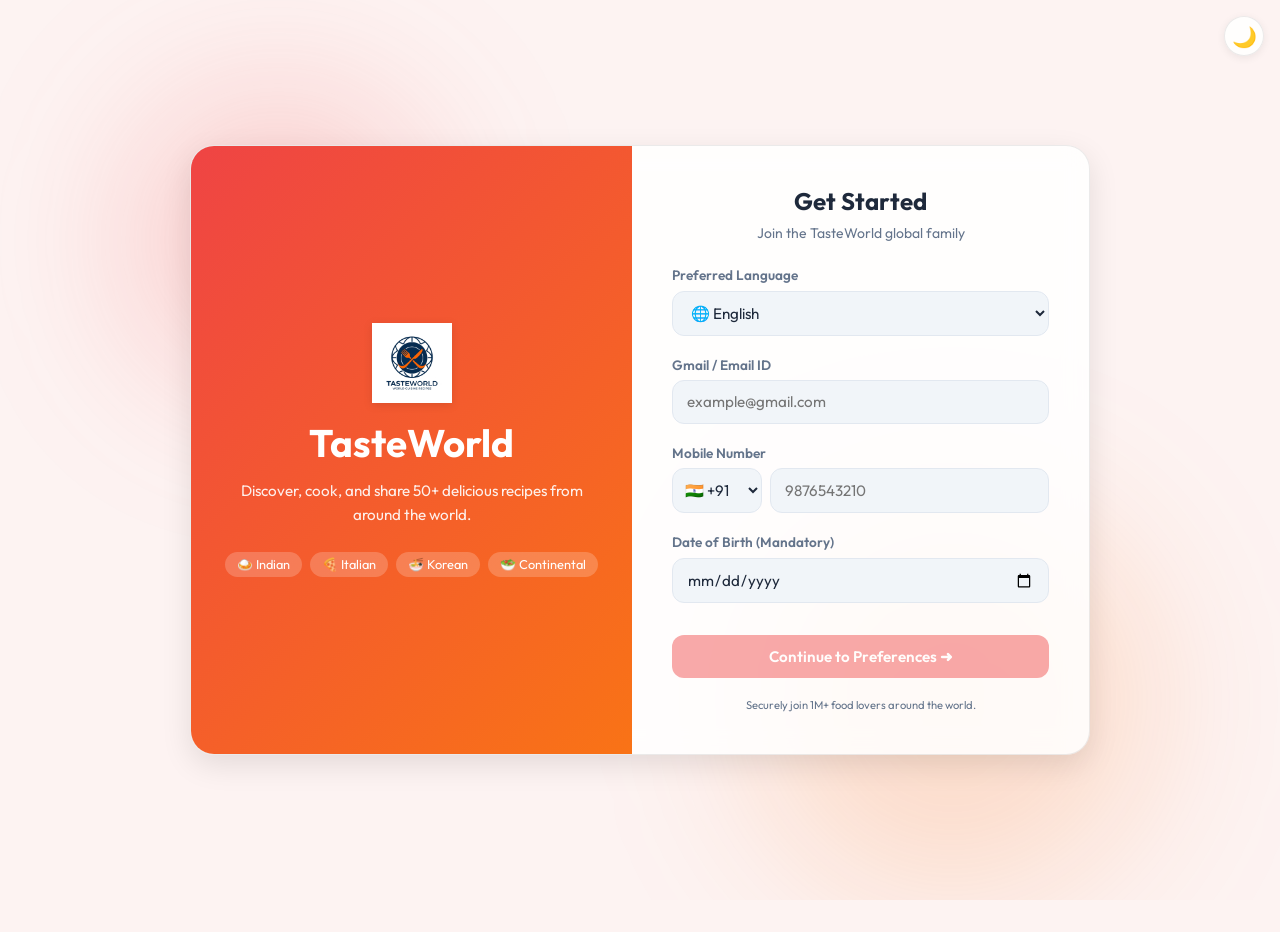
<file: tasty-world/index.html>
<!DOCTYPE html>
<html lang="en">
<head>
  <meta charset="UTF-8">
  <meta name="viewport" content="width=device-width, initial-scale=1.0">
  <title>TasteWorld - Welcome</title>
  <meta name="description" content="Discover, cook and share 50+ delicious recipes from around the world.">

  <link rel="preconnect" href="https://fonts.googleapis.com">
  <link rel="preconnect" href="https://fonts.gstatic.com" crossorigin>
  <link href="https://fonts.googleapis.com/css2?family=Noto+Sans+Tamil:wght@400;500;600;700&family=Outfit:wght@300;400;600;700;800&display=swap" rel="stylesheet">

  <!-- dashboard.js loaded in <head> so applyTheme() runs BEFORE paint (no theme flash) -->
  <script src="js/dashboard.js"></script>

  <link rel="stylesheet" href="css/styles.css">
</head>
<body>

  <!-- Theme Toggle -->
  <button id="theme-btn" onclick="toggleTheme()"
    style="position:fixed;top:1rem;right:1rem;z-index:200;border:none;background:var(--card-bg);border:1px solid var(--card-border);border-radius:50%;width:40px;height:40px;font-size:1.25rem;cursor:pointer;display:flex;align-items:center;justify-content:center;box-shadow:var(--shadow-sm);">
    🌙
  </button>

  <div class="onboarding-wrapper">
    <div class="blob red"></div>
    <div class="blob orange"></div>

    <div class="glass onboarding-card">

      <!-- Left panel -->
      <div class="onboarding-left">
        <img src="img/logo.png" alt="TasteWorld Logo" class="logo-img logo-img-lg">
        <h1 style="font-size:2.4rem;margin-bottom:0.75rem;" data-i18n="tasteworld">TasteWorld</h1>
        <p style="opacity:0.9;line-height:1.6;font-size:0.95rem;" data-i18n="discover">
          Discover, cook, and share 50+ delicious recipes from around the world.
        </p>
        <div style="display:flex;flex-wrap:wrap;gap:0.5rem;justify-content:center;margin-top:1.5rem;">
          <span style="background:rgba(255,255,255,0.2);padding:0.3rem 0.75rem;border-radius:999px;font-size:0.8rem;">🍛 Indian</span>
          <span style="background:rgba(255,255,255,0.2);padding:0.3rem 0.75rem;border-radius:999px;font-size:0.8rem;">🍕 Italian</span>
          <span style="background:rgba(255,255,255,0.2);padding:0.3rem 0.75rem;border-radius:999px;font-size:0.8rem;">🍜 Korean</span>
          <span style="background:rgba(255,255,255,0.2);padding:0.3rem 0.75rem;border-radius:999px;font-size:0.8rem;">🥗 Continental</span>
        </div>
      </div>

      <!-- Step 1: Unique Login/Registration -->
      <div class="onboarding-right" id="step-1">
        <h2 style="font-size:1.5rem;margin-bottom:0.5rem;text-align:center;">Get Started</h2>
        <p style="text-align:center;color:var(--text-gray);font-size:0.875rem;margin-bottom:1.5rem;">Join the TasteWorld global family</p>

        <div class="registration-form">
          <!-- Language Selection -->
          <div class="form-group">
            <label>Preferred Language</label>
            <select class="form-control tamil-font" id="login-lang" onchange="changeLanguage(this.value); validateStep1()">
              <option value="en">🌐 English</option>
              <option value="ta">🇮🇳 தமிழ் (Tamil)</option>
              <option value="hi">🇮🇳 हिंदी (Hindi)</option>
              <option value="te">🇮🇳 తెలుగు (Telugu)</option>
              <option value="ml">🇮🇳 മലയാളம் (Malayalam)</option>
              <option value="kn">🇮🇳 ಕನ್ನಡ (Kannada)</option>
              <option value="mr">🇮🇳 मराठी (Marathi)</option>
              <option value="es">🇪🇸 Español (Spanish)</option>
              <option value="fr">🇫🇷 Français (French)</option>
              <option value="de">🇩🇪 Deutsch (German)</option>
              <option value="ja">🇯🇵 日本語 (Japanese)</option>
              <option value="zh">🇨🇳 中文 (Chinese)</option>
              <option value="ru">🇷🇺 Русский (Russian)</option>
              <option value="ar">🇸🇦 العربية (Arabic)</option>
              <option value="pt">🇵🇹 Português (Portuguese)</option>
              <option value="it">🇮🇹 Italiano (Italian)</option>
            </select>
          </div>

          <!-- Gmail Field -->
          <div class="form-group">
            <label>Gmail / Email ID</label>
            <input type="email" class="form-control" id="login-email" placeholder="example@gmail.com" oninput="validateStep1()">
          </div>

          <!-- Phone with Flags -->
          <div class="form-group">
            <label>Mobile Number</label>
            <div class="phone-input-group">
              <select class="form-control flag-select" id="login-country" onchange="validateStep1()">
                <option value="+91">🇮🇳 +91</option>
                <option value="+1">🇺🇸 +1</option>
                <option value="+44">🇬🇧 +44</option>
                <option value="+971">🇦🇪 +971</option>
                <option value="+61">🇦🇺 +61</option>
                <option value="+1">🇨🇦 +1</option>
                <option value="+49">🇩🇪 +49</option>
                <option value="+33">🇫🇷 +33</option>
                <option value="+81">🇯🇵 +81</option>
                <option value="+966">🇸🇦 +966</option>
              </select>
              <input type="tel" class="form-control" id="login-phone" placeholder="9876543210" oninput="validateStep1()">
            </div>
          </div>

          <!-- Date of Birth -->
          <div class="form-group" style="margin-bottom:1.5rem;">
            <label>Date of Birth (Mandatory)</label>
            <input type="date" class="form-control" id="login-dob" onchange="validateStep1()">
          </div>

          <button class="btn btn-primary" id="step1-next-btn" disabled onclick="advanceToStep(2)" style="margin-top:0.5rem;">
            Continue to Preferences ➜
          </button>
        </div>

        <p style="text-align:center;color:var(--text-gray);font-size:0.7rem;margin-top:1.25rem;line-height:1.4;">
          Securely join 1M+ food lovers around the world.
        </p>
      </div>

      <!-- Step 2: Preferences -->
      <div class="onboarding-right hidden fade-in" id="step-2">
        <h3 style="margin-bottom:1.25rem;display:flex;align-items:center;gap:0.5rem;font-size:1.2rem;">
          <span>⚙️</span>
          <span data-i18n="location">Set Your Preferences</span>
        </h3>

        <div class="form-group">
          <label data-i18n="selectLanguage">Select Language</label>
          <select class="form-control tamil-font" id="lang-select" onchange="changeLanguage(this.value)">
            <option value="en">🌐 English</option>
            <option value="ta">🇮🇳 தமிழ் (Tamil)</option>
            <option value="hi">🇮🇳 हिंदी (Hindi)</option>
            <option value="te">🇮🇳 తెలుగు (Telugu)</option>
            <option value="ml">🇮🇳 മലയാളம் (Malayalam)</option>
            <option value="kn">🇮🇳 ಕನ್ನಡ (Kannada)</option>
            <option value="mr">🇮🇳 मराठी (Marathi)</option>
            <option value="es">🇪🇸 Español (Spanish)</option>
            <option value="fr">🇫🇷 Français (French)</option>
            <option value="de">🇩🇪 Deutsch (German)</option>
            <option value="ja">🇯🇵 日本語 (Japanese)</option>
            <option value="zh">🇨🇳 中文 (Chinese)</option>
            <option value="ru">🇷🇺 Русский (Russian)</option>
            <option value="ar">🇸🇦 العربية (Arabic)</option>
            <option value="pt">🇵🇹 Português (Portuguese)</option>
            <option value="it">🇮🇹 Italiano (Italian)</option>
          </select>
        </div>

        <div class="form-group">
          <label data-i18n="selectAge">Your Age Group</label>
          <select class="form-control" id="age-select" onchange="toggleContinueBtn()">
            <option value="">— Select age —</option>
            <option value="10-18">👦 10–18 years</option>
            <option value="19-30">🧑 19–30 years</option>
            <option value="31-50">👨 31–50 years</option>
            <option value="51-80+">👴 51+ years</option>
          </select>
        </div>

        <div class="form-group">
          <label>Dietary Preference</label>
          <select class="form-control" id="diet-select" onchange="localStorage.setItem('tw_diet', this.value); toggleContinueBtn()">
            <option value="">— Select diet —</option>
            <option value="all">🍽️ All (No restriction)</option>
            <option value="veg">🌿 Vegetarian</option>
            <option value="non-veg">🍗 Non-Vegetarian</option>
            <option value="vegan">🥦 Vegan</option>
            <option value="gluten-free">🌾 Gluten-Free</option>
            <option value="high-protein">💪 High Protein (Body Building)</option>
            <option value="high-calorie">🍳 High Calorie (Weight Gain)</option>
            <option value="weight-loss">🥗 Weight Loss (Low Calorie)</option>
          </select>
        </div>

        <button class="btn btn-primary" id="continue-btn" disabled onclick="advanceToStep(3)" style="margin-top:0.5rem;">
          <span data-i18n="continue">Next Step ➜</span>
        </button>

        <button class="btn btn-google" style="margin-top:0.75rem;" onclick="advanceToStep(1)">
          ← Back
        </button>
      </div>

      <!-- Step 3: Climate -->
      <div class="onboarding-right hidden fade-in" id="step-3">
        <h3 style="margin-bottom:1.25rem;display:flex;align-items:center;gap:0.5rem;font-size:1.2rem;">
          <span>🌦️</span>
          <span>Current Climate</span>
        </h3>
        <p style="color:var(--text-gray);font-size:0.85rem;margin-bottom:1.5rem;">We'll suggest the best foods for your current weather.</p>

        <div style="display:grid;grid-template-columns:1fr 1fr;gap:0.75rem;margin-bottom:2rem;">
          <button class="btn btn-outline climate-opt" onclick="selectClimate('summer', this)">
            <div style="font-size:1.5rem;margin-bottom:0.25rem;">☀️</div>
            Summer
          </button>
          <button class="btn btn-outline climate-opt" onclick="selectClimate('winter', this)">
            <div style="font-size:1.5rem;margin-bottom:0.25rem;">❄️</div>
            Winter
          </button>
          <button class="btn btn-outline climate-opt" onclick="selectClimate('monsoon', this)">
            <div style="font-size:1.5rem;margin-bottom:0.25rem;">🌧️</div>
            Monsoon
          </button>
        </div>

        <input type="hidden" id="selected-climate" value="">

        <button class="btn btn-primary" id="finish-btn" disabled onclick="finishOnboarding()" style="margin-top:0.5rem;">
          <span data-i18n="continue">Start Exploring 🚀</span>
        </button>

        <button class="btn btn-google" style="margin-top:0.75rem;" onclick="advanceToStep(2)">
          ← Back
        </button>
      </div>

    </div>
  </div>

  <script src="js/i18n.js"></script>
  <script src="js/data.js"></script>
  <script src="js/app.js"></script>
  <script src="js/voice.js"></script>
</body>
</html>
</file>
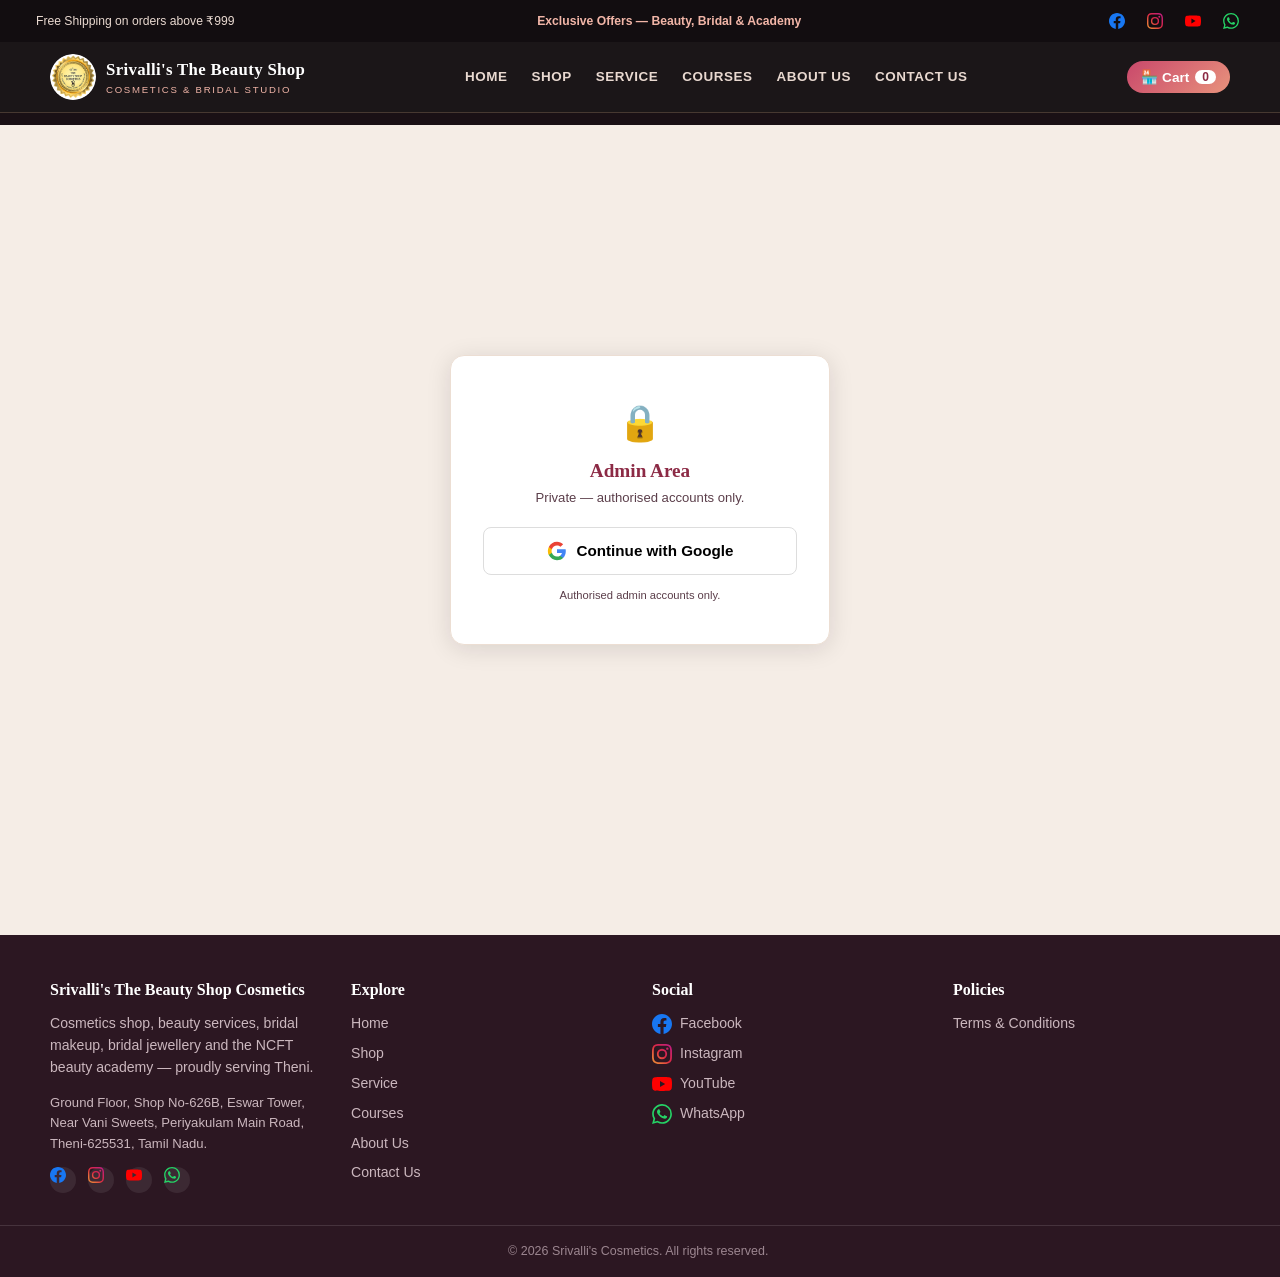
<file: beauty-shop/admin.html>
<!DOCTYPE html>
<html lang="en">
<head>
<meta charset="UTF-8">
  <link rel="icon" type="image/svg+xml" href="favicon.svg">
  <link rel="icon" type="image/png" href="assets/img/logo-round.png">
  <link rel="apple-touch-icon" href="assets/img/logo-round.png">
<meta name="viewport" content="width=device-width, initial-scale=1.0, viewport-fit=cover">
  <meta name="theme-color" content="#1A1015">
  <meta name="mobile-web-app-capable" content="yes">
  <meta name="apple-mobile-web-app-capable" content="yes">
  <meta name="apple-mobile-web-app-status-bar-style" content="black-translucent">
  <meta name="apple-mobile-web-app-title" content="Srivalli's Cosmetics">
<title>Admin Panel | Srivalli's The Beauty Shop Cosmetics</title>
<meta name="description" content="Admin panel for Srivalli's The Beauty Shop Cosmetics website management.">
<meta name="keywords" content="Srivalli's The Beauty Shop Cosmetics, cosmetics shop Theni, beauty parlour Theni, bridal makeup Theni, beauty academy Theni, NCFT academy, makeup studio Theni, bridal jewellery Theni, online cosmetics Tamil Nadu, hair care, perfume, nail art, saree draping, facial, hydra facial, HD makeup, airbrush makeup">
<meta name="author" content="Srivalli's The Beauty Shop Cosmetics">
<meta name="robots" content="noindex,nofollow">
<meta name="theme-color" content="#120D10">
<meta name="geo.region" content="IN-TN">
<meta name="geo.placename" content="Theni, Tamil Nadu">
<meta name="geo.position" content="10.0104;77.4768">
<meta name="ICBM" content="10.0104, 77.4768">
<link rel="canonical" href="https://srivallis-cosmetics.in/admin.html" id="canonicalLink">
<!-- Open Graph (Facebook / WhatsApp / LinkedIn social previews) -->
<meta property="og:site_name" content="Srivalli's The Beauty Shop Cosmetics">
<meta property="og:locale" content="en_IN">
<meta property="og:title" content="Admin Panel | Srivalli's The Beauty Shop Cosmetics">
<meta property="og:description" content="Admin panel for Srivalli's The Beauty Shop Cosmetics website management.">
<meta property="og:type" content="website">
<meta property="og:url" content="https://srivallis-cosmetics.in/admin.html" id="ogUrl">
<meta property="og:image" content="https://srivallis-cosmetics.in/assets/img/logo.jpg" id="ogImage">
<meta property="og:image:width" content="480">
<meta property="og:image:height" content="488">
<meta property="og:image:alt" content="Srivalli's The Beauty Shop Cosmetics — Beauty Shop, Academy &amp; Bridal Studio, Theni">
<!-- Twitter / X card -->
<meta name="twitter:card" content="summary_large_image">
<meta name="twitter:title" content="Admin Panel | Srivalli's The Beauty Shop Cosmetics">
<meta name="twitter:description" content="Admin panel for Srivalli's The Beauty Shop Cosmetics website management.">
<meta name="twitter:image" content="https://srivallis-cosmetics.in/assets/img/logo.jpg">
<meta http-equiv="Content-Security-Policy" content="default-src 'self'; script-src 'self' 'unsafe-inline'; style-src 'self' https://fonts.googleapis.com 'unsafe-inline'; font-src 'self' https://fonts.gstatic.com data:; img-src 'self' data: blob: https:; connect-src 'self' https://*.supabase.co wss://*.supabase.co https://accounts.google.com; frame-src 'self' https://accounts.google.com; form-action 'self' https://accounts.google.com; base-uri 'self';">
<link rel="icon" href="assets/img/logo-square.png" type="image/png">
<link rel="apple-touch-icon" href="assets/img/logo-square.png">
<link rel="manifest" href="site.webmanifest">
<!-- Performance: preconnect to required origins (Technical/UX SEO) -->
<link rel="preconnect" href="https://fonts.googleapis.com">
<link rel="preconnect" href="https://fonts.gstatic.com" crossorigin>
<link rel="preconnect" href="https://edwlwrpjilipvdlpjtxr.supabase.co" crossorigin>
<link rel="dns-prefetch" href="https://cdn.jsdelivr.net">
<link rel="preload" as="image" href="assets/img/logo.jpg">
<link href="https://fonts.googleapis.com/css2?family=Playfair+Display:wght@600;700&family=Cormorant+Garamond:ital,wght@1,600;1,700&family=Jost:wght@400;500;600;700&display=swap" rel="stylesheet">
<link rel="stylesheet" href="assets/css/style.css">
<!-- Structured data: LocalBusiness / BeautySalon (Authority + rich results) -->
<script type="application/ld+json">
{
  "@context": "https://schema.org",
  "@type": ["BeautySalon","Store","HealthAndBeautyBusiness"],
  "@id": "https://srivallis-cosmetics.in/#business",
  "name": "Srivalli's The Beauty Shop Cosmetics",
  "alternateName": "Sri Valli's The Beauty Shop Cosmetics",
  "description": "Cosmetics shop, professional makeup studio, bridal jewellery and NCFT-affiliated beauty academy in Theni, Tamil Nadu.",
  "image": "https://srivallis-cosmetics.in/assets/img/logo.jpg",
  "logo": "https://srivallis-cosmetics.in/assets/img/logo.jpg",
  "url": "https://srivallis-cosmetics.in/",
  "telephone": "+918300633810",
  "priceRange": "₹₹",
  "currenciesAccepted": "INR",
  "paymentAccepted": "WhatsApp, Cash on Delivery",
  "address": {
    "@type": "PostalAddress",
    "streetAddress": "Ground Floor, Shop No-626B, Eswar Tower, Near Vani Sweets, Periyakulam Main Road",
    "addressLocality": "Theni",
    "addressRegion": "Tamil Nadu",
    "postalCode": "625531",
    "addressCountry": "IN"
  },
  "geo": { "@type": "GeoCoordinates", "latitude": 10.0104, "longitude": 77.4768 },
  "openingHoursSpecification": [{
    "@type": "OpeningHoursSpecification",
    "dayOfWeek": ["Monday","Tuesday","Wednesday","Thursday","Friday","Saturday","Sunday"],
    "opens": "09:00", "closes": "21:00"
  }],
  "sameAs": [
    "https://instagram.com/sri_vallis_cosmetics",
    "https://www.youtube.com/@vallizwomensexclusive4914"
  ],
  "department": [
    { "@type": "Store", "name": "Cosmetics Shop" },
    { "@type": "BeautySalon", "name": "Makeup &amp; Bridal Studio" },
    { "@type": "EducationalOrganization", "name": "NCFT Beauty Academy" }
  ]
}
</script>

</head>
<body>
<a class="skip-nav" href="#main-content">Skip to main content</a>

<main>
  <div id="adminUserBar" style="background:#1A1015;color:#C9A227;font-size:.78rem;padding:6px 16px;text-align:right;position:sticky;top:0;z-index:300;"></div>
<div id="adminGate" class="container" style="padding:60px 0;">
    <p class="text-center">Checking your admin session&hellip;</p>
  </div>

  <div id="adminApp" style="display:none;">
    <div class="admin-shell">
      <aside class="admin-side">
        <a href="index.html" style="color:var(--berry);font-weight:600;margin-bottom:14px;">&larr; Back to Site</a>
        <a href="#orders" data-tab="orders" class="tab-link active">Orders</a>
        <a href="#products" data-tab="products" class="tab-link">Products</a>
        <a href="#services" data-tab="services" class="tab-link">Services</a>
        <a href="#courses" data-tab="courses" class="tab-link">Courses</a>
        <a href="#settings" data-tab="settings" class="tab-link">Settings</a>
        <a href="#categories" data-tab="categories" class="tab-link">Categories</a>
              </li>
              <li>
        <a href="#" id="logoutBtn" style="color:var(--berry);margin-top:20px;">Log Out</a>
      </aside>
      <div class="admin-main">
        <section id="tab-orders" class="admin-tab">
          <div class="admin-toolbar"><h3>Orders</h3></div>
          <div id="ordersTableWrap"></div>
        </section>

        <section id="tab-products" class="admin-tab" style="display:none;">
          <div class="admin-toolbar">
            <h3>Products</h3>
            <button class="btn btn-primary btn-sm" id="newProductBtn">+ Add Product</button>
          </div>
          <input type="search" class="search-box" id="adminProductSearch" placeholder="Search products..." style="margin-bottom:14px;max-width:320px;">
          <div id="productsTableWrap"></div>
        </section>

        <section id="tab-services" class="admin-tab" style="display:none;">
          <div class="admin-toolbar">
            <h3>Services</h3>
            <button class="btn btn-primary btn-sm" id="newServiceBtn">+ Add Service</button>
          </div>
          <div id="servicesTableWrap"></div>
        </section>

        <section id="tab-courses" class="admin-tab" style="display:none;">
          <div class="admin-toolbar">
            <h3>Courses</h3>
            <button class="btn btn-primary btn-sm" id="newCourseBtn">+ Add Course</button>
          </div>
          <div id="coursesTableWrap"></div>
        </div>

        <div id="tab-settings" class="admin-tab" style="display:none;">
          <div class="admin-section" style="max-width:600px;margin:0 auto;">
            <div class="admin-section-head" style="text-align:center;margin-bottom:24px;">
              <h2 style="font-size:1.5rem;margin-bottom:6px;">&#9881;&#65039; Shop Settings</h2>
              <p style="color:var(--ink-soft);font-size:.88rem;">Changes save instantly &mdash; no redeploy needed.</p>
            </div>

            <!-- Payment Settings -->
            <div class="settings-card">
              <div class="settings-card-title">
                <span style="font-size:1.2rem;">&#128179;</span> Payment Details
              </div>
              <div class="settings-card-body">
                <div class="field">
                  <label for="setUpi">UPI ID <span class="badge-required">Required</span></label>
                  <input id="setUpi" placeholder="yourname@okicici" autocomplete="off" style="font-size:16px;font-family:monospace;">
                  <div class="field-hint">Customers will pay to this UPI ID. Example: <code>yourname@okicici</code></div>
                </div>
                <div class="field">
                  <label for="setWa">WhatsApp Number <span class="badge-required">Required</span></label>
                  <input id="setWa" placeholder="918300633810" type="tel" autocomplete="off" style="font-size:16px;">
                  <div class="field-hint">Country code + number, no spaces or +. Example: <code>918300633810</code></div>
                </div>
              </div>
            </div>

            <!-- Business Info -->
            <div class="settings-card">
              <div class="settings-card-title">
                <span style="font-size:1.2rem;">&#127981;</span> Business Information
              </div>
              <div class="settings-card-body">
                <div class="field">
                  <label for="setAddress">Business Address</label>
                  <textarea id="setAddress" rows="3" placeholder="Shop address for delivery receipts..." style="font-size:15px;"></textarea>
                </div>
              </div>
            </div>

            <!-- Social Media -->
            <div class="settings-card">
              <div class="settings-card-title">
                <span style="font-size:1.2rem;">&#128247;</span> Social Media Links
              </div>
              <div class="settings-card-body">
                <div class="field">
                  <label for="setInstagram">Instagram URL</label>
                  <input id="setInstagram" placeholder="https://instagram.com/yourhandle" type="url" style="font-size:15px;">
                </div>
                <div class="field">
                  <label for="setYoutube">YouTube URL</label>
                  <input id="setYoutube" placeholder="https://youtube.com/@yourchannel" type="url" style="font-size:15px;">
                </div>
              </div>
            </div>

            <div id="settingsSaveMsg" style="min-height:22px;font-size:.85rem;margin-bottom:8px;"></div>
            <button class="btn btn-primary" id="saveSettingsBtn" style="padding:14px 28px;font-size:1rem;">
              &#10003; Save All Settings
            </button>
          </div>
        </div>

        <div id="tab-categories" class="admin-tab" style="display:none;">
          <div class="admin-section" style="max-width:640px;margin:0 auto;">
            <div class="admin-section-head" style="text-align:center;margin-bottom:20px;">
              <h2 style="font-size:1.4rem;margin-bottom:4px;">Categories</h2>
              <p style="color:var(--ink-soft);font-size:.85rem;">Edit a category name — changes apply instantly for all visitors.</p>
            </div>
            <div id="categoriesWrap"></div>
          </div>
        </div>
      </div>
    </div>
  </div>

              <!-- ════ CATEGORIES TAB ════════════════════════════════════ -->
                <div class="modal-backdrop" id="modalBackdrop">
    <div class="modal" id="modalBody"></div>
  </div>
</main>

<script src="assets/js/supabase.min.js"></script>
<script src="assets/js/site-config.js"></script>
<script src="assets/js/analytics.js"></script>

<script src="assets/js/supabase-client.js"></script>
<script src="assets/js/shared.js"></script>
<script src="assets/js/admin.js"></script>
</body>
</html>
</file>
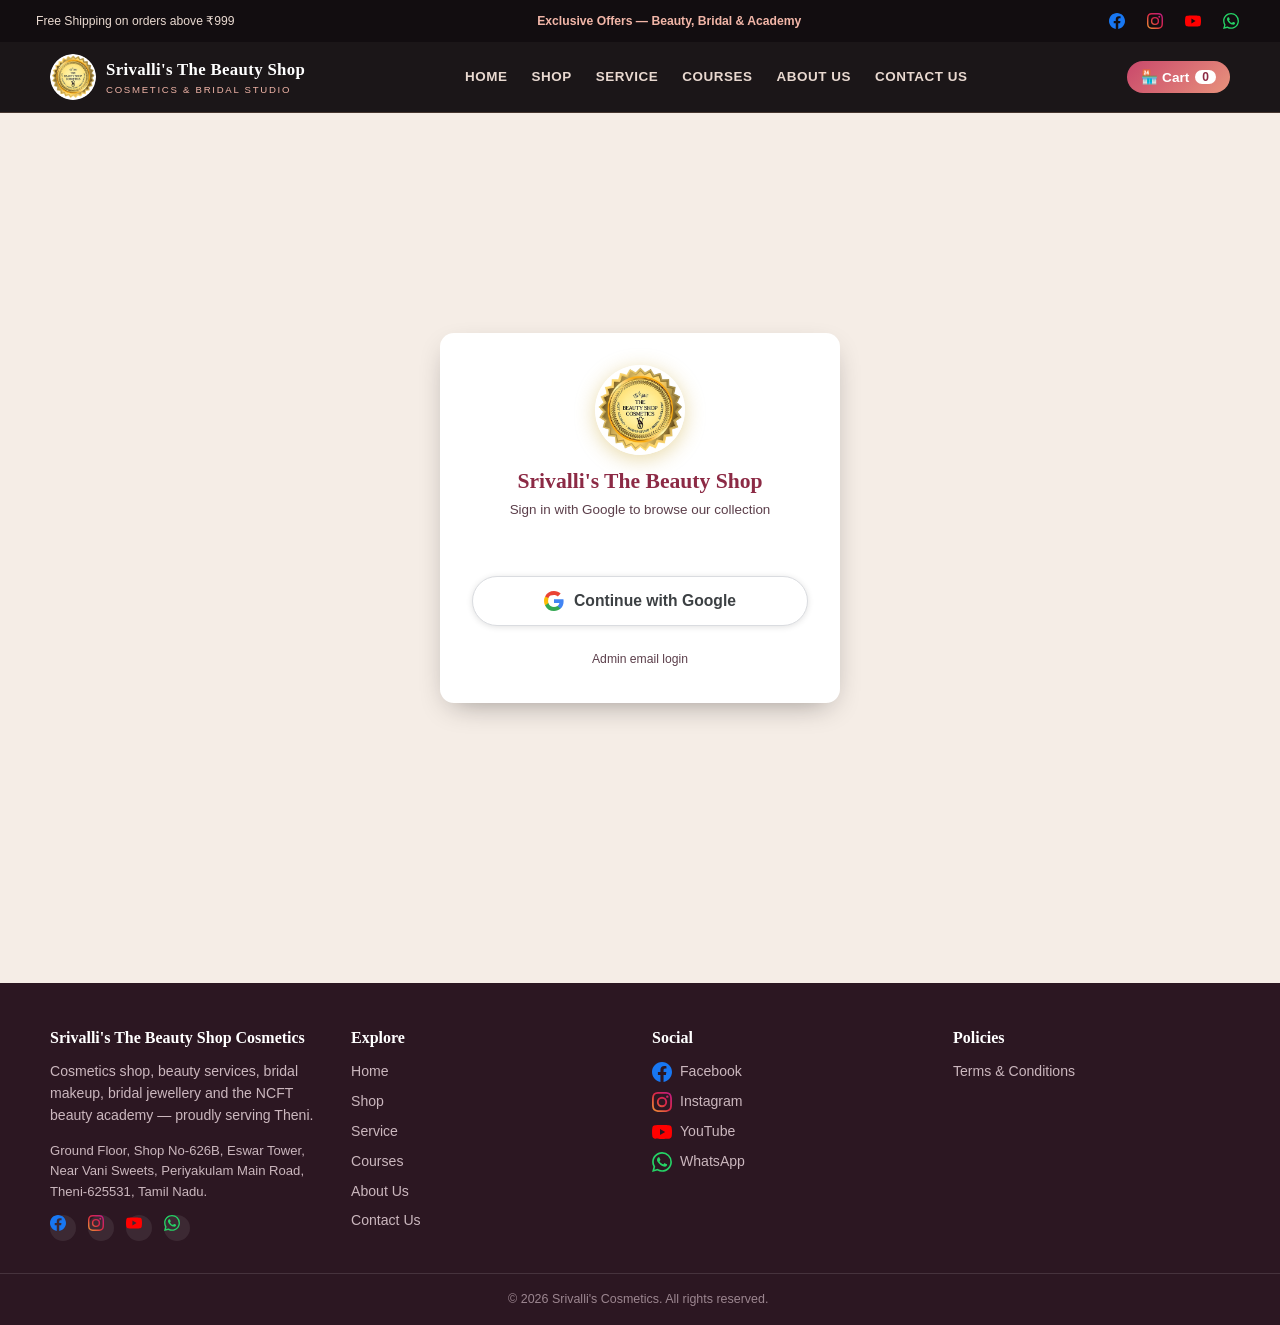
<file: beauty-shop/login.html>
<!DOCTYPE html>
<html lang="en">
<head>
<meta charset="UTF-8">
  <link rel="icon" type="image/svg+xml" href="favicon.svg">
  <link rel="icon" type="image/png" href="assets/img/logo-round.png">
  <link rel="apple-touch-icon" href="assets/img/logo-round.png">
<meta name="viewport" content="width=device-width, initial-scale=1.0, viewport-fit=cover">
  <meta name="theme-color" content="#1A1015">
  <meta name="mobile-web-app-capable" content="yes">
  <meta name="apple-mobile-web-app-capable" content="yes">
  <meta name="apple-mobile-web-app-status-bar-style" content="black-translucent">
  <meta name="apple-mobile-web-app-title" content="Srivalli's Cosmetics">
<title>Admin Login | Srivalli's The Beauty Shop Cosmetics</title>
<meta name="description" content="Admin login for Srivalli's The Beauty Shop Cosmetics website management.">
<meta name="keywords" content="Srivalli's The Beauty Shop Cosmetics, cosmetics shop Theni, beauty parlour Theni, bridal makeup Theni, beauty academy Theni, NCFT academy, makeup studio Theni, bridal jewellery Theni, online cosmetics Tamil Nadu, hair care, perfume, nail art, saree draping, facial, hydra facial, HD makeup, airbrush makeup">
<meta name="author" content="Srivalli's The Beauty Shop Cosmetics">
<meta name="robots" content="noindex,nofollow">
<meta name="theme-color" content="#120D10">
<meta name="geo.region" content="IN-TN">
<meta name="geo.placename" content="Theni, Tamil Nadu">
<meta name="geo.position" content="10.0104;77.4768">
<meta name="ICBM" content="10.0104, 77.4768">
<link rel="canonical" href="https://srivallis.in/login.html" id="canonicalLink">
<!-- Open Graph (Facebook / WhatsApp / LinkedIn social previews) -->
<meta property="og:site_name" content="Srivalli's The Beauty Shop Cosmetics">
<meta property="og:locale" content="en_IN">
<meta property="og:title" content="Admin Login | Srivalli's The Beauty Shop Cosmetics">
<meta property="og:description" content="Admin login for Srivalli's The Beauty Shop Cosmetics website management.">
<meta property="og:type" content="website">
<meta property="og:url" content="https://srivallis.in/login.html" id="ogUrl">
<meta property="og:image" content="https://srivallis.in/assets/img/logo.jpg" id="ogImage">
<meta property="og:image:width" content="480">
<meta property="og:image:height" content="488">
<meta property="og:image:alt" content="Srivalli's The Beauty Shop Cosmetics — Beauty Shop, Academy &amp; Bridal Studio, Theni">
<!-- Twitter / X card -->
<meta name="twitter:card" content="summary_large_image">
<meta name="twitter:title" content="Admin Login | Srivalli's The Beauty Shop Cosmetics">
<meta name="twitter:description" content="Admin login for Srivalli's The Beauty Shop Cosmetics website management.">
<meta name="twitter:image" content="https://srivallis.in/assets/img/logo.jpg">
<meta http-equiv="Content-Security-Policy" content="default-src 'self'; script-src 'self' 'unsafe-inline'; style-src 'self' https://fonts.googleapis.com 'unsafe-inline'; font-src 'self' https://fonts.gstatic.com data:; img-src 'self' data: blob: https:; connect-src 'self' https://*.supabase.co wss://*.supabase.co https://accounts.google.com; frame-src 'self' https://accounts.google.com; form-action 'self' https://accounts.google.com; base-uri 'self';">
<link rel="icon" href="assets/img/logo-square.png" type="image/png">
<link rel="apple-touch-icon" href="assets/img/logo-square.png">
<link rel="manifest" href="site.webmanifest">
<!-- Performance: preconnect to required origins (Technical/UX SEO) -->
<link rel="preconnect" href="https://fonts.googleapis.com">
<link rel="preconnect" href="https://fonts.gstatic.com" crossorigin>
<link rel="preconnect" href="https://edwlwrpjilipvdlpjtxr.supabase.co" crossorigin>
<link rel="dns-prefetch" href="https://cdn.jsdelivr.net">
<link rel="preload" as="image" href="assets/img/logo.jpg">
<link href="https://fonts.googleapis.com/css2?family=Playfair+Display:wght@600;700&family=Cormorant+Garamond:ital,wght@1,600;1,700&family=Jost:wght@400;500;600;700&display=swap" rel="stylesheet">
<link rel="stylesheet" href="assets/css/style.css">
<!-- Structured data: LocalBusiness / BeautySalon (Authority + rich results) -->
<script type="application/ld+json">
{
  "@context": "https://schema.org",
  "@type": ["BeautySalon","Store","HealthAndBeautyBusiness"],
  "@id": "https://srivallis.in/#business",
  "name": "Srivalli's The Beauty Shop Cosmetics",
  "alternateName": "Sri Valli's The Beauty Shop Cosmetics",
  "description": "Cosmetics shop, professional makeup studio, bridal jewellery and NCFT-affiliated beauty academy in Theni, Tamil Nadu.",
  "image": "https://srivallis.in/assets/img/logo.jpg",
  "logo": "https://srivallis.in/assets/img/logo.jpg",
  "url": "https://srivallis.in/",
  "telephone": "+918300633810",
  "priceRange": "₹₹",
  "currenciesAccepted": "INR",
  "paymentAccepted": "WhatsApp, Cash on Delivery",
  "address": {
    "@type": "PostalAddress",
    "streetAddress": "Ground Floor, Shop No-626B, Eswar Tower, Near Vani Sweets, Periyakulam Main Road",
    "addressLocality": "Theni",
    "addressRegion": "Tamil Nadu",
    "postalCode": "625531",
    "addressCountry": "IN"
  },
  "geo": { "@type": "GeoCoordinates", "latitude": 10.0104, "longitude": 77.4768 },
  "openingHoursSpecification": [{
    "@type": "OpeningHoursSpecification",
    "dayOfWeek": ["Monday","Tuesday","Wednesday","Thursday","Friday","Saturday","Sunday"],
    "opens": "09:00", "closes": "21:00"
  }],
  "sameAs": [
    "https://instagram.com/sri_vallis_cosmetics",
    "https://www.youtube.com/@vallizwomensexclusive4914"
  ],
  "department": [
    { "@type": "Store", "name": "Cosmetics Shop" },
    { "@type": "BeautySalon", "name": "Makeup &amp; Bridal Studio" },
    { "@type": "EducationalOrganization", "name": "NCFT Beauty Academy" }
  ]
}
</script>

</head>
<body>
<a class="skip-nav" href="#main-content">Skip to main content</a>

<main style="display:flex;align-items:center;justify-content:center;min-height:90vh;padding:20px 0;">
  <div class="login-box" style="max-width:400px;width:100%;">

    <!-- Brand -->
    <div style="text-align:center;margin-bottom:28px;">
      <img src="assets/img/logo-round.png" alt="Srivalli's The Beauty Shop Cosmetics logo"
        style="width:90px;height:90px;border-radius:50%;object-fit:cover;display:block;margin:0 auto 14px;
               box-shadow:0 4px 20px rgba(201,162,39,.4);">
      <h2 style="font-size:1.35rem;margin-bottom:6px;">Srivalli's The Beauty Shop</h2>
      <p style="font-size:.84rem;color:var(--ink-soft);">Sign in with Google to browse our collection</p>
    </div>

    <div id="loginAlert" style="min-height:16px;margin-bottom:12px;"></div>

    <!-- Google Sign-In (PRIMARY — required for all visitors) -->
    <button class="btn btn-block" id="googleLoginBtn" type="button"
      style="background:#fff;border:1.5px solid #dadce0;color:#3c4043;font-size:.98rem;
             font-weight:600;display:flex;align-items:center;justify-content:center;gap:10px;
             box-shadow:0 1px 6px rgba(0,0,0,.12);padding:14px;min-height:50px;">
      <svg width="20" height="20" viewBox="0 0 18 18" xmlns="http://www.w3.org/2000/svg">
        <path d="M17.64 9.2c0-.637-.057-1.251-.164-1.84H9v3.481h4.844c-.209 1.125-.843 2.078-1.796 2.717v2.258h2.908c1.702-1.567 2.684-3.875 2.684-6.615z" fill="#4285F4"/>
        <path d="M9 18c2.43 0 4.467-.806 5.956-2.18l-2.908-2.259c-.806.54-1.837.86-3.048.86-2.344 0-4.328-1.584-5.036-3.711H.957v2.332A8.997 8.997 0 0 0 9 18z" fill="#34A853"/>
        <path d="M3.964 10.71A5.41 5.41 0 0 1 3.682 9c0-.593.102-1.17.282-1.71V4.958H.957A8.996 8.996 0 0 0 0 9c0 1.452.348 2.827.957 4.042l3.007-2.332z" fill="#FBBC05"/>
        <path d="M9 3.58c1.321 0 2.508.454 3.44 1.345l2.582-2.58C13.463.891 11.426 0 9 0A8.997 8.997 0 0 0 .957 4.958L3.964 6.29C4.672 4.163 6.656 3.58 9 3.58z" fill="#EA4335"/>
      </svg>
      Continue with Google
    </button>

    <!-- Google setup instructions (hidden by default, shown on error) -->
    <div id="googleSetup" style="display:none;margin-top:16px;padding:14px;background:var(--cream-deep);
         border-radius:var(--radius-sm);font-size:.8rem;line-height:1.7;">
      <b>To enable Google login (3 steps):</b><br>
      1. Go to <a href="https://supabase.com/dashboard/project/edwlwrpjilipvdlpjtxr/auth/providers"
         target="_blank" rel="noopener" style="color:var(--berry);">Supabase &rarr; Auth &rarr; Providers</a><br>
      2. Click <b>Google</b> &rarr; enable &rarr; paste Client ID &amp; Secret &rarr; Save<br>
      3. Refresh this page and try again.
    </div>

    <!-- Admin email login (collapsed, for backup) -->
    <div style="margin-top:20px;text-align:center;">
      <a href="#" id="showAdminLogin" style="font-size:.76rem;color:var(--ink-soft);text-decoration:none;">
        Admin email login
      </a>
    </div>

    <div id="adminEmailSection" style="display:none;margin-top:14px;">
      <div style="border-top:1px solid var(--cream-deep);padding-top:14px;"></div>
      <form id="loginForm" novalidate>
        <div class="field" style="margin-bottom:10px;">
          <label for="loginEmail" style="font-size:.82rem;">Email</label>
          <input id="loginEmail" type="email" required placeholder="Admin email address"
            autocomplete="username" style="font-size:16px;">
        </div>
        <div class="field" style="margin-bottom:14px;">
          <label for="loginPassword" style="font-size:.82rem;">Password</label>
          <input id="loginPassword" type="password" required placeholder="Password"
            autocomplete="current-password" style="font-size:16px;">
        </div>
        <button class="btn btn-primary btn-block" type="submit" id="emailLoginBtn" style="padding:13px;">
          Log In
        </button>
      </form>
    </div>

  </div>
</main>

<script src="assets/js/supabase.min.js"></script>
<script src="assets/js/site-config.js"></script>
<script src="assets/js/analytics.js"></script>

<script src="assets/js/supabase-client.js"></script>
<script src="assets/js/shared.js"></script>
<script src="assets/js/login.js"></script>
</body>
</html>
</file>
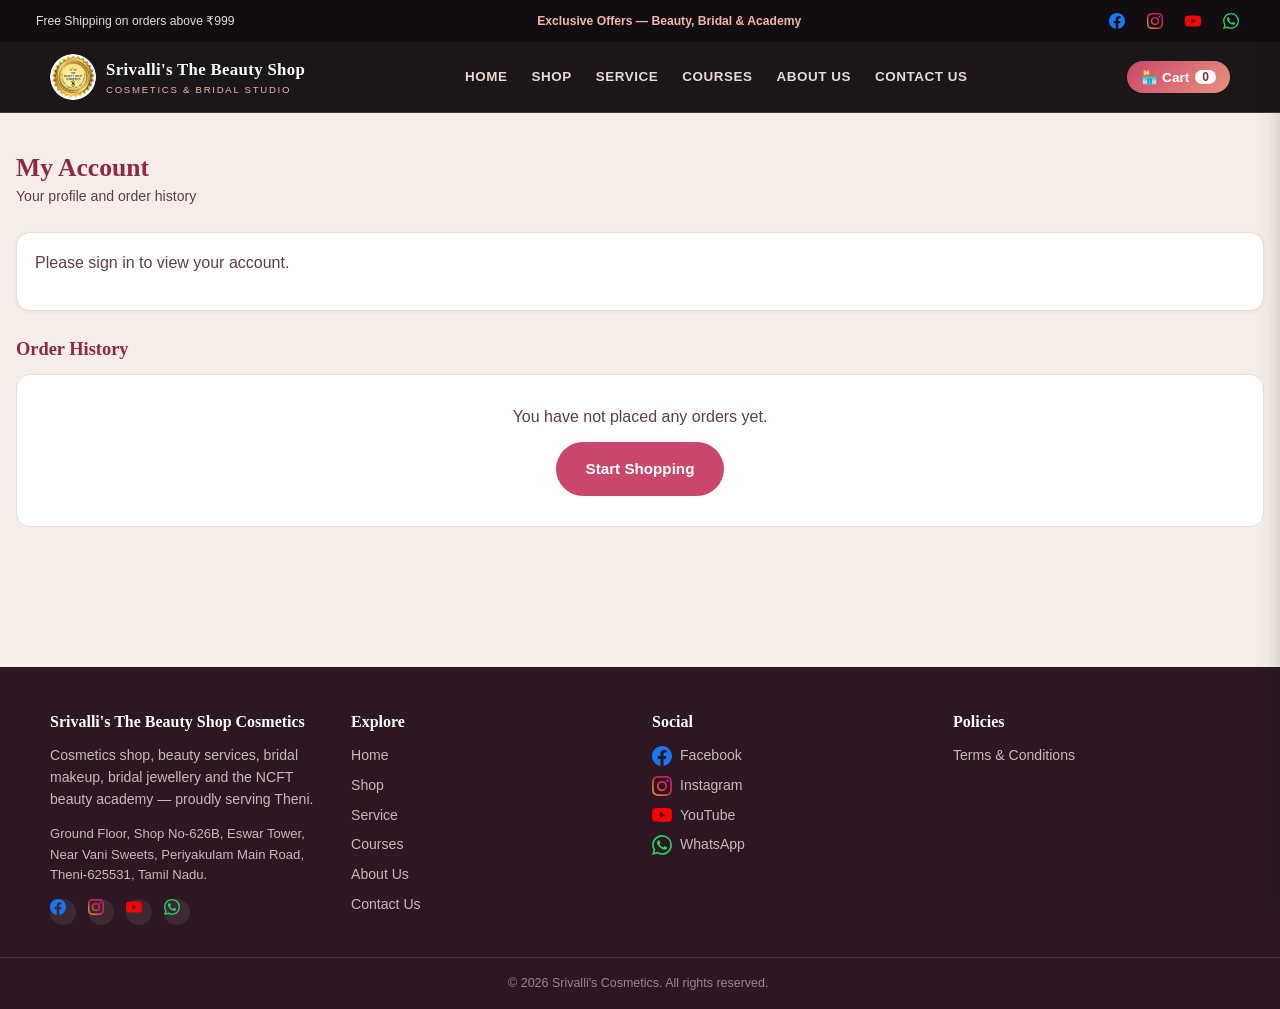
<file: beauty-shop/my-orders.html>
<!DOCTYPE html>
<html lang="en">
<head>
<meta charset="UTF-8">
  <link rel="icon" type="image/svg+xml" href="favicon.svg">
  <link rel="icon" type="image/png" href="assets/img/logo-round.png">
  <link rel="apple-touch-icon" href="assets/img/logo-round.png">
<meta name="viewport" content="width=device-width, initial-scale=1.0, viewport-fit=cover">
  <meta name="theme-color" content="#1A1015">
  <meta name="mobile-web-app-capable" content="yes">
  <meta name="apple-mobile-web-app-capable" content="yes">
  <meta name="apple-mobile-web-app-status-bar-style" content="black-translucent">
  <meta name="apple-mobile-web-app-title" content="Srivalli's Cosmetics">
<title>My Orders | Srivalli's The Beauty Shop Cosmetics</title>
<meta name="description" content="View your account details and order history at Srivalli's The Beauty Shop Cosmetics.">
<meta name="keywords" content="Srivalli's The Beauty Shop Cosmetics, cosmetics shop Theni, beauty parlour Theni, bridal makeup Theni, beauty academy Theni, NCFT academy, makeup studio Theni, bridal jewellery Theni, online cosmetics Tamil Nadu, hair care, perfume, nail art, saree draping, facial, hydra facial, HD makeup, airbrush makeup">
<meta name="author" content="Srivalli's The Beauty Shop Cosmetics">
<meta name="robots" content="noindex,nofollow">
<meta name="theme-color" content="#120D10">
<meta name="geo.region" content="IN-TN">
<meta name="geo.placename" content="Theni, Tamil Nadu">
<meta name="geo.position" content="10.0104;77.4768">
<meta name="ICBM" content="10.0104, 77.4768">
<link rel="canonical" href="https://srivallis.in/my-orders.html" id="canonicalLink">
<!-- Open Graph (Facebook / WhatsApp / LinkedIn social previews) -->
<meta property="og:site_name" content="Srivalli's The Beauty Shop Cosmetics">
<meta property="og:locale" content="en_IN">
<meta property="og:title" content="My Orders | Srivalli's The Beauty Shop Cosmetics">
<meta property="og:description" content="View your account details and order history at Srivalli's The Beauty Shop Cosmetics.">
<meta property="og:type" content="website">
<meta property="og:url" content="https://srivallis.in/my-orders.html" id="ogUrl">
<meta property="og:image" content="https://srivallis.in/assets/img/logo.jpg" id="ogImage">
<meta property="og:image:width" content="480">
<meta property="og:image:height" content="488">
<meta property="og:image:alt" content="Srivalli's The Beauty Shop Cosmetics — Beauty Shop, Academy &amp; Bridal Studio, Theni">
<!-- Twitter / X card -->
<meta name="twitter:card" content="summary_large_image">
<meta name="twitter:title" content="My Orders | Srivalli's The Beauty Shop Cosmetics">
<meta name="twitter:description" content="View your account details and order history at Srivalli's The Beauty Shop Cosmetics.">
<meta name="twitter:image" content="https://srivallis.in/assets/img/logo.jpg">
<meta http-equiv="Content-Security-Policy" content="default-src 'self'; script-src 'self' 'unsafe-inline'; style-src 'self' https://fonts.googleapis.com 'unsafe-inline'; font-src 'self' https://fonts.gstatic.com data:; img-src 'self' data: blob: https:; connect-src 'self' https://*.supabase.co wss://*.supabase.co https://accounts.google.com; frame-src 'self' https://accounts.google.com; form-action 'self' https://accounts.google.com; base-uri 'self';">
<link rel="icon" href="assets/img/logo-square.png" type="image/png">
<link rel="apple-touch-icon" href="assets/img/logo-square.png">
<link rel="manifest" href="site.webmanifest">
<!-- Performance: preconnect to required origins (Technical/UX SEO) -->
<link rel="preconnect" href="https://fonts.googleapis.com">
<link rel="preconnect" href="https://fonts.gstatic.com" crossorigin>
<link rel="preconnect" href="https://edwlwrpjilipvdlpjtxr.supabase.co" crossorigin>
<link rel="dns-prefetch" href="https://cdn.jsdelivr.net">
<link rel="preload" as="image" href="assets/img/logo.jpg">
<link href="https://fonts.googleapis.com/css2?family=Playfair+Display:wght@600;700&family=Cormorant+Garamond:ital,wght@1,600;1,700&family=Jost:wght@400;500;600;700&display=swap" rel="stylesheet">
<link rel="stylesheet" href="assets/css/style.css">
<!-- Structured data: LocalBusiness / BeautySalon (Authority + rich results) -->
<script type="application/ld+json">
{
  "@context": "https://schema.org",
  "@type": ["BeautySalon","Store","HealthAndBeautyBusiness"],
  "@id": "https://srivallis.in/#business",
  "name": "Srivalli's The Beauty Shop Cosmetics",
  "alternateName": "Sri Valli's The Beauty Shop Cosmetics",
  "description": "Cosmetics shop, professional makeup studio, bridal jewellery and NCFT-affiliated beauty academy in Theni, Tamil Nadu.",
  "image": "https://srivallis.in/assets/img/logo.jpg",
  "logo": "https://srivallis.in/assets/img/logo.jpg",
  "url": "https://srivallis.in/",
  "telephone": "+918300633810",
  "priceRange": "₹₹",
  "currenciesAccepted": "INR",
  "paymentAccepted": "WhatsApp, Cash on Delivery",
  "address": {
    "@type": "PostalAddress",
    "streetAddress": "Ground Floor, Shop No-626B, Eswar Tower, Near Vani Sweets, Periyakulam Main Road",
    "addressLocality": "Theni",
    "addressRegion": "Tamil Nadu",
    "postalCode": "625531",
    "addressCountry": "IN"
  },
  "geo": { "@type": "GeoCoordinates", "latitude": 10.0104, "longitude": 77.4768 },
  "openingHoursSpecification": [{
    "@type": "OpeningHoursSpecification",
    "dayOfWeek": ["Monday","Tuesday","Wednesday","Thursday","Friday","Saturday","Sunday"],
    "opens": "09:00", "closes": "21:00"
  }],
  "sameAs": [
    "https://instagram.com/sri_vallis_cosmetics",
    "https://www.youtube.com/@vallizwomensexclusive4914"
  ],
  "department": [
    { "@type": "Store", "name": "Cosmetics Shop" },
    { "@type": "BeautySalon", "name": "Makeup &amp; Bridal Studio" },
    { "@type": "EducationalOrganization", "name": "NCFT Beauty Academy" }
  ]
}
</script>

</head>
<body>
<a class="skip-nav" href="#main-content">Skip to main content</a>

<main id="main-content">
  <div class="container" style="padding:40px 0 80px;max-width:760px;">
    <h1 style="font-size:1.6rem;margin-bottom:4px;">My Account</h1>
    <p style="color:var(--ink-soft);font-size:.88rem;margin-bottom:24px;">Your profile and order history</p>

    <div id="myProfileCard" style="background:#fff;border:1px solid var(--cream-deep);border-radius:var(--radius);
      padding:18px;margin-bottom:28px;box-shadow:0 1px 4px rgba(26,16,21,.06);">
      <p style="color:var(--ink-soft);font-size:.85rem;">Loading your profile&hellip;</p>
    </div>

    <h2 style="font-size:1.15rem;margin-bottom:14px;">Order History</h2>
    <div id="myOrdersWrap">
      <p style="color:var(--ink-soft);font-size:.85rem;">Loading your orders&hellip;</p>
    </div>
  </div>
</main>

<!-- CART DRAWER — so the cart icon works on this page too -->
<div class="drawer-backdrop" id="drawerBackdrop"></div>
<div class="drawer" id="cartDrawer" role="dialog" aria-modal="true" aria-label="Cart">
  <div class="drawer-head">
    <h3 id="drawerTitle">Your Cart</h3>
    <button class="drawer-close" id="drawerClose" aria-label="Close">&times;</button>
  </div>
  <div class="drawer-body" id="drawerBody"></div>
  <div class="drawer-foot" id="drawerFoot"></div>
</div>
<div class="modal-backdrop" id="termsBackdrop" style="display:none;z-index:9999;background:rgba(0,0,0,.55);"
  onclick="this.style.display='none'">
  <div style="background:#fff;max-width:460px;width:90%;margin:10% auto;border-radius:12px;padding:24px;max-height:70vh;overflow-y:auto;" onclick="event.stopPropagation()">
    <b style="font-size:1rem;">Terms &amp; Conditions</b>
    <p style="font-size:.83rem;margin-top:10px;line-height:1.7;color:#555;">By placing an order you agree that all sales are final. Payment must be made via UPI before dispatch. Delivery within 10 days. We are not responsible for delays caused by courier.</p>
    <button onclick="document.getElementById('termsBackdrop').style.display='none'" class="btn btn-primary" style="margin-top:14px;width:100%;">I Understand</button>
  </div>
</div>

<script src="assets/js/supabase.min.js"></script>
<script src="assets/js/site-config.js"></script>
<script src="assets/js/analytics.js"></script>

<script src="assets/js/supabase-client.js"></script>
<script src="assets/js/shared.js"></script>
<script src="assets/js/drawer-cart.js"></script><script src="assets/js/my-orders.js"></script>
</body>
</html>
</file>
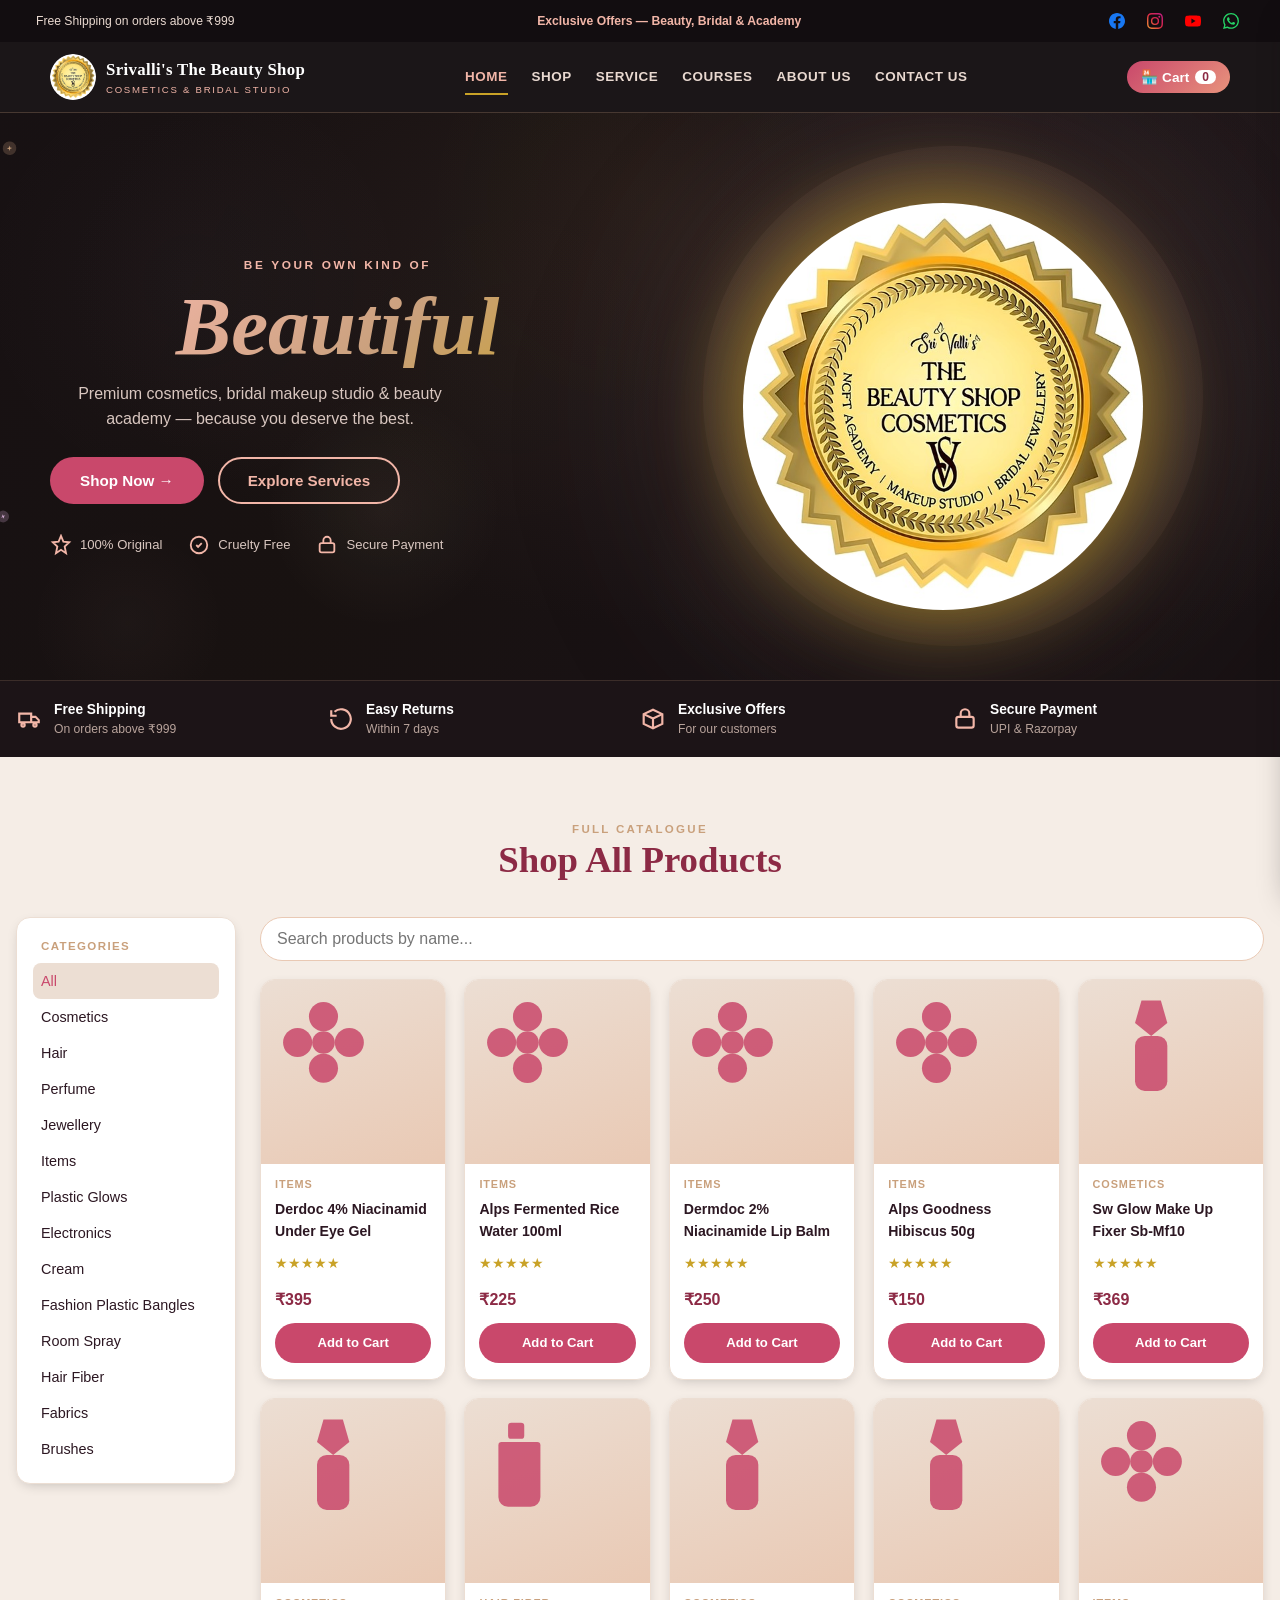
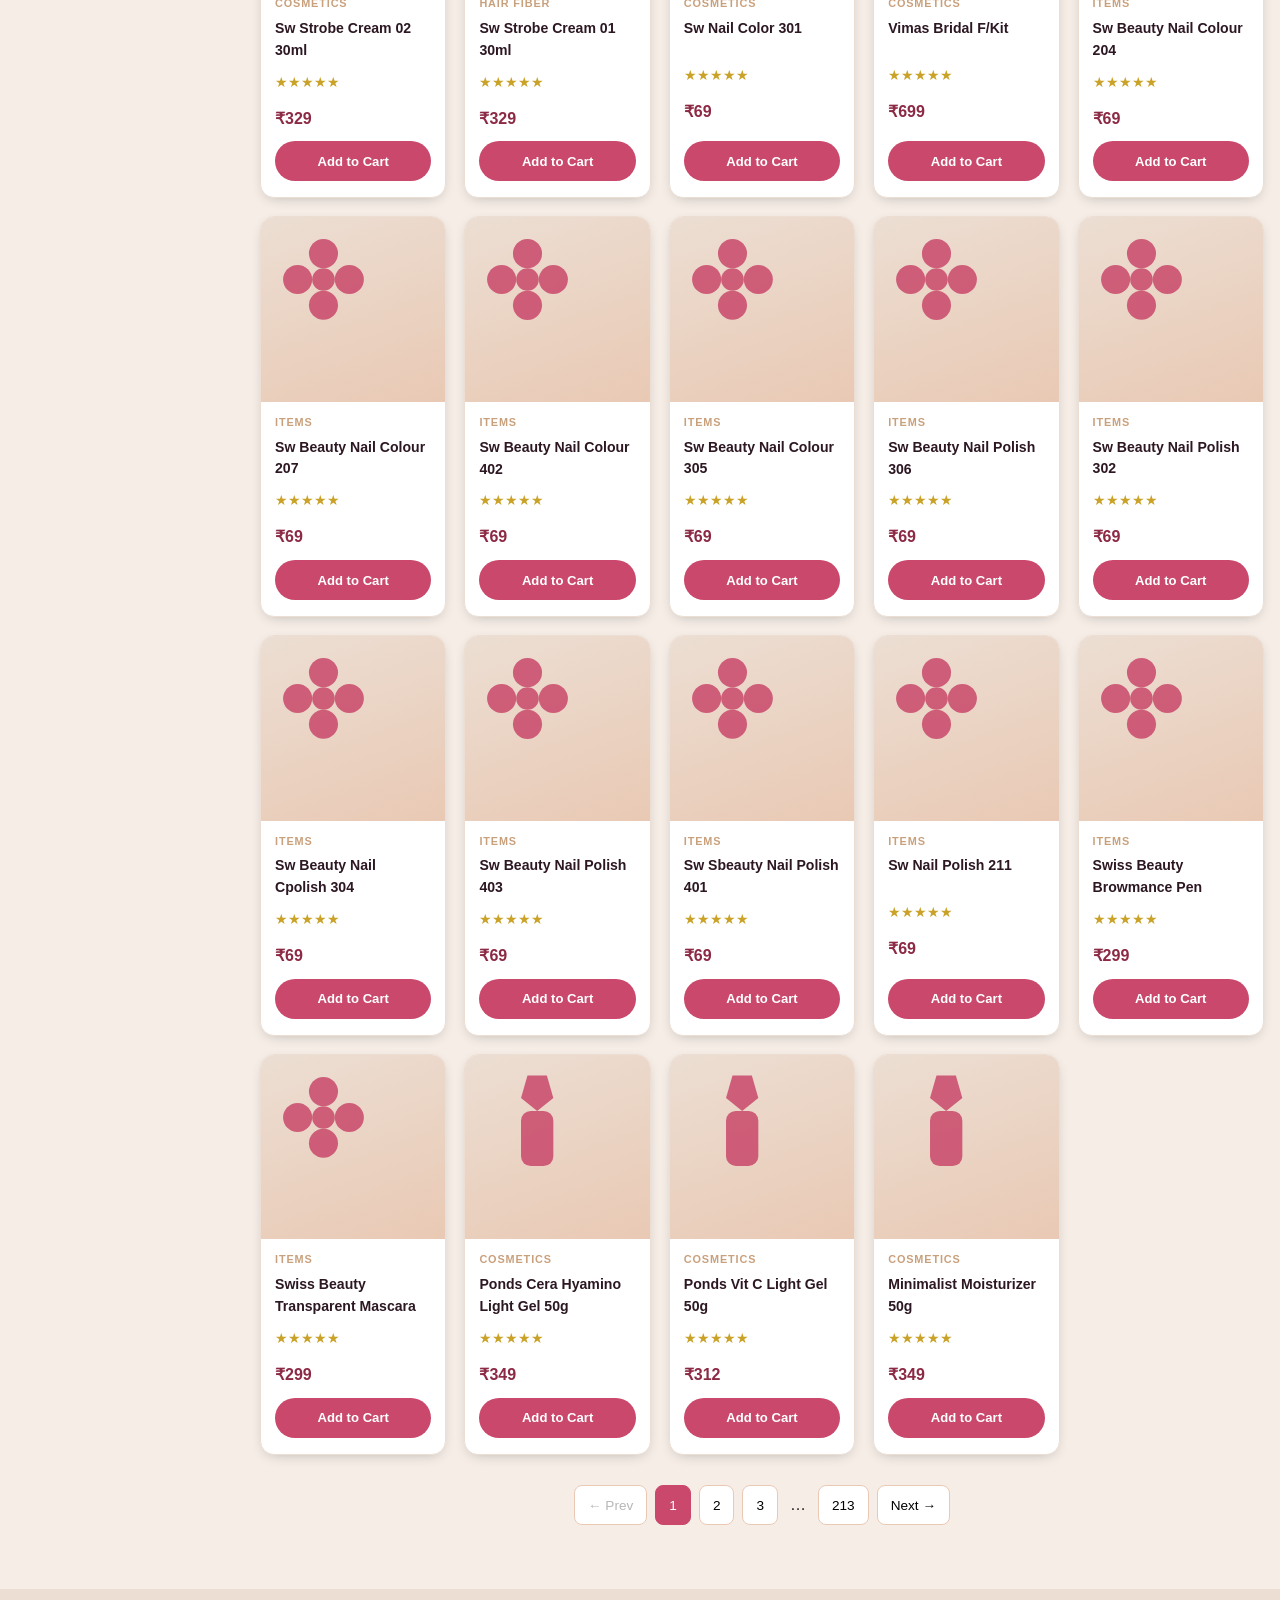
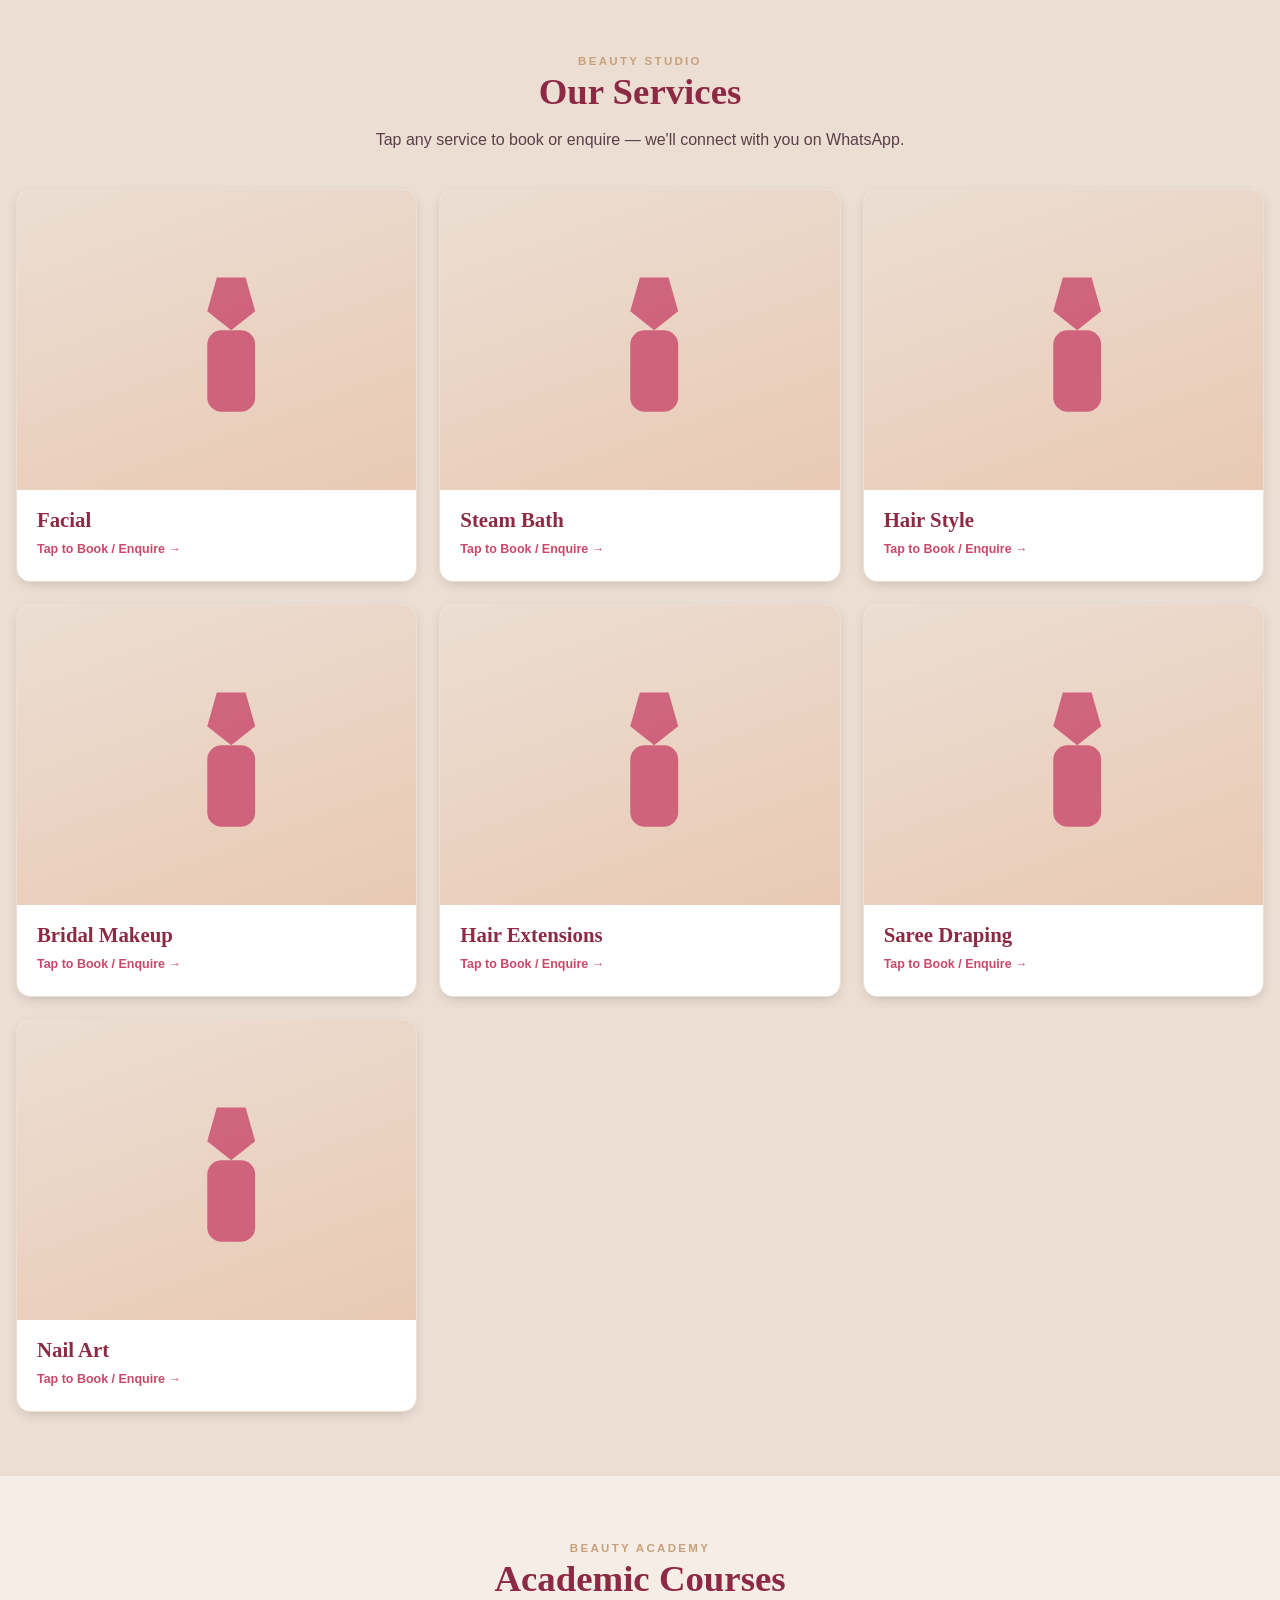
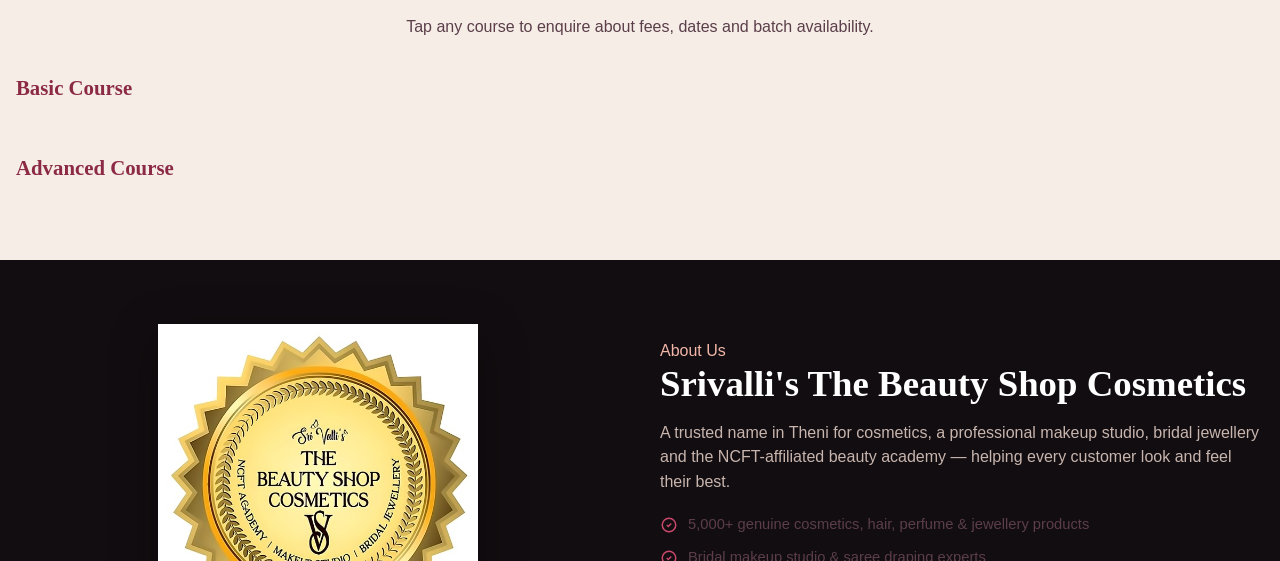
<file: beauty-shop/product.html>
<!DOCTYPE html>
<html lang="en">
<head>
<meta charset="UTF-8">
  <link rel="icon" type="image/svg+xml" href="favicon.svg">
  <link rel="icon" type="image/png" href="assets/img/logo-round.png">
  <link rel="apple-touch-icon" href="assets/img/logo-round.png">
<meta name="viewport" content="width=device-width, initial-scale=1.0, viewport-fit=cover">
  <meta name="theme-color" content="#1A1015">
  <meta name="mobile-web-app-capable" content="yes">
  <meta name="apple-mobile-web-app-capable" content="yes">
  <meta name="apple-mobile-web-app-status-bar-style" content="black-translucent">
  <meta name="apple-mobile-web-app-title" content="Srivalli's Cosmetics">
<title>Product Details | Srivalli's The Beauty Shop Cosmetics</title>
<meta name="description" content="Shop 5000+ cosmetics, hair care, perfume, jewellery and more. View product details, price and customer reviews at Srivalli's The Beauty Shop Cosmetics, Theni, Tamil Nadu.">
<meta name="keywords" content="Srivalli's The Beauty Shop Cosmetics, cosmetics shop Theni, beauty parlour Theni, bridal makeup Theni, beauty academy Theni, NCFT academy, makeup studio Theni, bridal jewellery Theni, online cosmetics Tamil Nadu, hair care, perfume, nail art, saree draping, facial, hydra facial, HD makeup, airbrush makeup">
<meta name="author" content="Srivalli's The Beauty Shop Cosmetics">
<meta name="robots" content="index,follow,max-image-preview:large,max-snippet:-1,max-video-preview:-1">
<meta name="theme-color" content="#120D10">
<meta name="geo.region" content="IN-TN">
<meta name="geo.placename" content="Theni, Tamil Nadu">
<meta name="geo.position" content="10.0104;77.4768">
<meta name="ICBM" content="10.0104, 77.4768">
<link rel="canonical" href="https://srivallis.in/product.html" id="canonicalLink">
<!-- Open Graph (Facebook / WhatsApp / LinkedIn social previews) -->
<meta property="og:site_name" content="Srivalli's The Beauty Shop Cosmetics">
<meta property="og:locale" content="en_IN">
<meta property="og:title" content="Product Details | Srivalli's The Beauty Shop Cosmetics">
<meta property="og:description" content="Shop 5000+ cosmetics, hair care, perfume, jewellery and more. View product details, price and customer reviews at Srivalli's The Beauty Shop Cosmetics, Theni, Tamil Nadu.">
<meta property="og:type" content="website">
<meta property="og:url" content="https://srivallis.in/product.html" id="ogUrl">
<meta property="og:image" content="https://srivallis.in/assets/img/logo.jpg" id="ogImage">
<meta property="og:image:width" content="480">
<meta property="og:image:height" content="488">
<meta property="og:image:alt" content="Srivalli's The Beauty Shop Cosmetics — Beauty Shop, Academy &amp; Bridal Studio, Theni">
<!-- Twitter / X card -->
<meta name="twitter:card" content="summary_large_image">
<meta name="twitter:title" content="Product Details | Srivalli's The Beauty Shop Cosmetics">
<meta name="twitter:description" content="Shop 5000+ cosmetics, hair care, perfume, jewellery and more. View product details, price and customer reviews at Srivalli's The Beauty Shop Cosmetics, Theni, Tamil Nadu.">
<meta name="twitter:image" content="https://srivallis.in/assets/img/logo.jpg">
<meta http-equiv="Content-Security-Policy" content="default-src 'self'; script-src 'self' 'unsafe-inline'; style-src 'self' https://fonts.googleapis.com 'unsafe-inline'; font-src 'self' https://fonts.gstatic.com data:; img-src 'self' data: blob: https:; connect-src 'self' https://*.supabase.co wss://*.supabase.co https://accounts.google.com; frame-src 'self' https://accounts.google.com; form-action 'self' https://accounts.google.com; base-uri 'self';">
<link rel="icon" href="assets/img/logo-square.png" type="image/png">
<link rel="apple-touch-icon" href="assets/img/logo-square.png">
<link rel="manifest" href="site.webmanifest">
<!-- Performance: preconnect to required origins (Technical/UX SEO) -->
<link rel="preconnect" href="https://fonts.googleapis.com">
<link rel="preconnect" href="https://fonts.gstatic.com" crossorigin>
<link rel="preconnect" href="https://edwlwrpjilipvdlpjtxr.supabase.co" crossorigin>
<link rel="dns-prefetch" href="https://cdn.jsdelivr.net">
<link rel="preload" as="image" href="assets/img/logo.jpg">
<link href="https://fonts.googleapis.com/css2?family=Playfair+Display:wght@600;700&family=Cormorant+Garamond:ital,wght@1,600;1,700&family=Jost:wght@400;500;600;700&display=swap" rel="stylesheet">
<link rel="stylesheet" href="assets/css/style.css">
<!-- Structured data: LocalBusiness / BeautySalon (Authority + rich results) -->
<script type="application/ld+json">
{
  "@context": "https://schema.org",
  "@type": ["BeautySalon","Store","HealthAndBeautyBusiness"],
  "@id": "https://srivallis.in/#business",
  "name": "Srivalli's The Beauty Shop Cosmetics",
  "alternateName": "Sri Valli's The Beauty Shop Cosmetics",
  "description": "Cosmetics shop, professional makeup studio, bridal jewellery and NCFT-affiliated beauty academy in Theni, Tamil Nadu.",
  "image": "https://srivallis.in/assets/img/logo.jpg",
  "logo": "https://srivallis.in/assets/img/logo.jpg",
  "url": "https://srivallis.in/",
  "telephone": "+918300633810",
  "priceRange": "₹₹",
  "currenciesAccepted": "INR",
  "paymentAccepted": "WhatsApp, Cash on Delivery",
  "address": {
    "@type": "PostalAddress",
    "streetAddress": "Ground Floor, Shop No-626B, Eswar Tower, Near Vani Sweets, Periyakulam Main Road",
    "addressLocality": "Theni",
    "addressRegion": "Tamil Nadu",
    "postalCode": "625531",
    "addressCountry": "IN"
  },
  "geo": { "@type": "GeoCoordinates", "latitude": 10.0104, "longitude": 77.4768 },
  "openingHoursSpecification": [{
    "@type": "OpeningHoursSpecification",
    "dayOfWeek": ["Monday","Tuesday","Wednesday","Thursday","Friday","Saturday","Sunday"],
    "opens": "09:00", "closes": "21:00"
  }],
  "sameAs": [
    "https://instagram.com/sri_vallis_cosmetics",
    "https://www.youtube.com/@vallizwomensexclusive4914"
  ],
  "department": [
    { "@type": "Store", "name": "Cosmetics Shop" },
    { "@type": "BeautySalon", "name": "Makeup &amp; Bridal Studio" },
    { "@type": "EducationalOrganization", "name": "NCFT Beauty Academy" }
  ]
}
</script>

<script type="application/ld+json">
{
  "@context": "https://schema.org",
  "@type": "Product",
  "name": "Srivalli's The Beauty Shop Cosmetics — Products",
  "description": "Browse 5000+ cosmetics, hair care, perfume, jewellery and more. Shop online with home delivery from Theni, Tamil Nadu.",
  "brand": { "@type": "Brand", "name": "Srivalli's The Beauty Shop Cosmetics" },
  "offers": { "@type": "AggregateOffer", "priceCurrency": "INR", "lowPrice": "50", "offerCount": "5111" },
  "url": "https://srivallis.in/product.html",
  "image": "https://srivallis.in/assets/img/logo.jpg"
}
</script>

</head>
<body>
<a class="skip-nav" href="#main-content">Skip to main content</a>

<a href="index.html#shop" class="pd-back-link" id="pdBackLink">&larr; Back to Shop</a>
<main id="pd-root">
  <div class="pd-photo-section">
    <div class="pd-photo" id="pd-photo"></div>
    <div class="pd-share-bar" id="pd-share"></div>
  </div>
  <div class="pd-content">
    <div id="pd-info"></div>
    <div id="pd-pricing"></div>
    <div id="pd-actions" style="display:flex;gap:10px;margin:18px 0;"></div>
    <div class="pd-reviews-section">
      <h2 style="font-size:1rem;margin-bottom:12px;">Customer Reviews</h2>
      <div id="pd-reviews-list"><span style="font-size:.84rem;color:var(--ink-soft);">Loading reviews&#8230;</span></div>
      <div class="review-form-wrap" id="pd-review-form-wrap" style="display:none;margin-top:18px;">
        <h3 style="font-size:.9rem;margin-bottom:10px;">Write a Review</h3>
        <div class="field"><label>Your Name *</label><input id="pd-rv-name" placeholder="Your name"></div>
        <div class="field"><label>Rating *</label>
          <div class="star-rating-input" id="pd-rv-stars">
            <button type="button" class="star-btn" data-v="1">&#9733;</button>
            <button type="button" class="star-btn" data-v="2">&#9733;</button>
            <button type="button" class="star-btn" data-v="3">&#9733;</button>
            <button type="button" class="star-btn" data-v="4">&#9733;</button>
            <button type="button" class="star-btn" data-v="5">&#9733;</button>
          </div>
          <input type="hidden" id="pd-rv-rating" value="0">
        </div>
        <div class="field"><label>Comment (optional)</label><textarea id="pd-rv-comment" placeholder="Share your experience&#8230;" style="min-height:60px;"></textarea></div>
        <button type="button" class="btn btn-primary btn-sm" id="pd-rv-submit">Submit Review</button>
        <div id="pd-rv-status" style="font-size:.8rem;min-height:16px;margin-top:8px;"></div>
      </div>
    </div>
  </div>
</main>
<!-- ================== CART DRAWER ================== -->
<div class="drawer-backdrop" id="drawerBackdrop"></div>
<div class="drawer" id="cartDrawer" role="dialog" aria-modal="true" aria-label="Cart">
  <div class="drawer-head">
    <h3 id="drawerTitle">Your Cart</h3>
    <button class="drawer-close" id="drawerClose" aria-label="Close">&times;</button>
  </div>
  <div class="drawer-body" id="drawerBody"></div>
  <div class="drawer-foot" id="drawerFoot"></div>
</div>
<div class="modal-backdrop" id="termsBackdrop" style="display:none;z-index:9999;background:rgba(0,0,0,.55);"
  onclick="this.style.display='none'">
  <div style="background:#fff;max-width:460px;width:90%;margin:10% auto;border-radius:12px;padding:24px;max-height:70vh;overflow-y:auto;" onclick="event.stopPropagation()">
    <b style="font-size:1rem;">Terms &amp; Conditions</b>
    <p style="font-size:.83rem;margin-top:10px;line-height:1.7;color:#555;">By placing an order you agree that all sales are final. Payment must be made via UPI before dispatch. Delivery within 10 days. We are not responsible for delays caused by courier.</p>
    <button onclick="document.getElementById('termsBackdrop').style.display='none'" class="btn btn-primary" style="margin-top:14px;width:100%;">I Understand</button>
  </div>
</div>

<script src="assets/js/supabase.min.js"></script>
<script src="assets/js/site-config.js"></script>
<script src="assets/js/analytics.js"></script>
<script src="assets/js/products-data.js"></script>
<script src="assets/js/supabase-client.js"></script>
<script src="assets/js/shared.js"></script>
<script src="assets/js/product.js"></script><script src="assets/js/drawer-cart.js"></script>
</body>
</html>
</file>
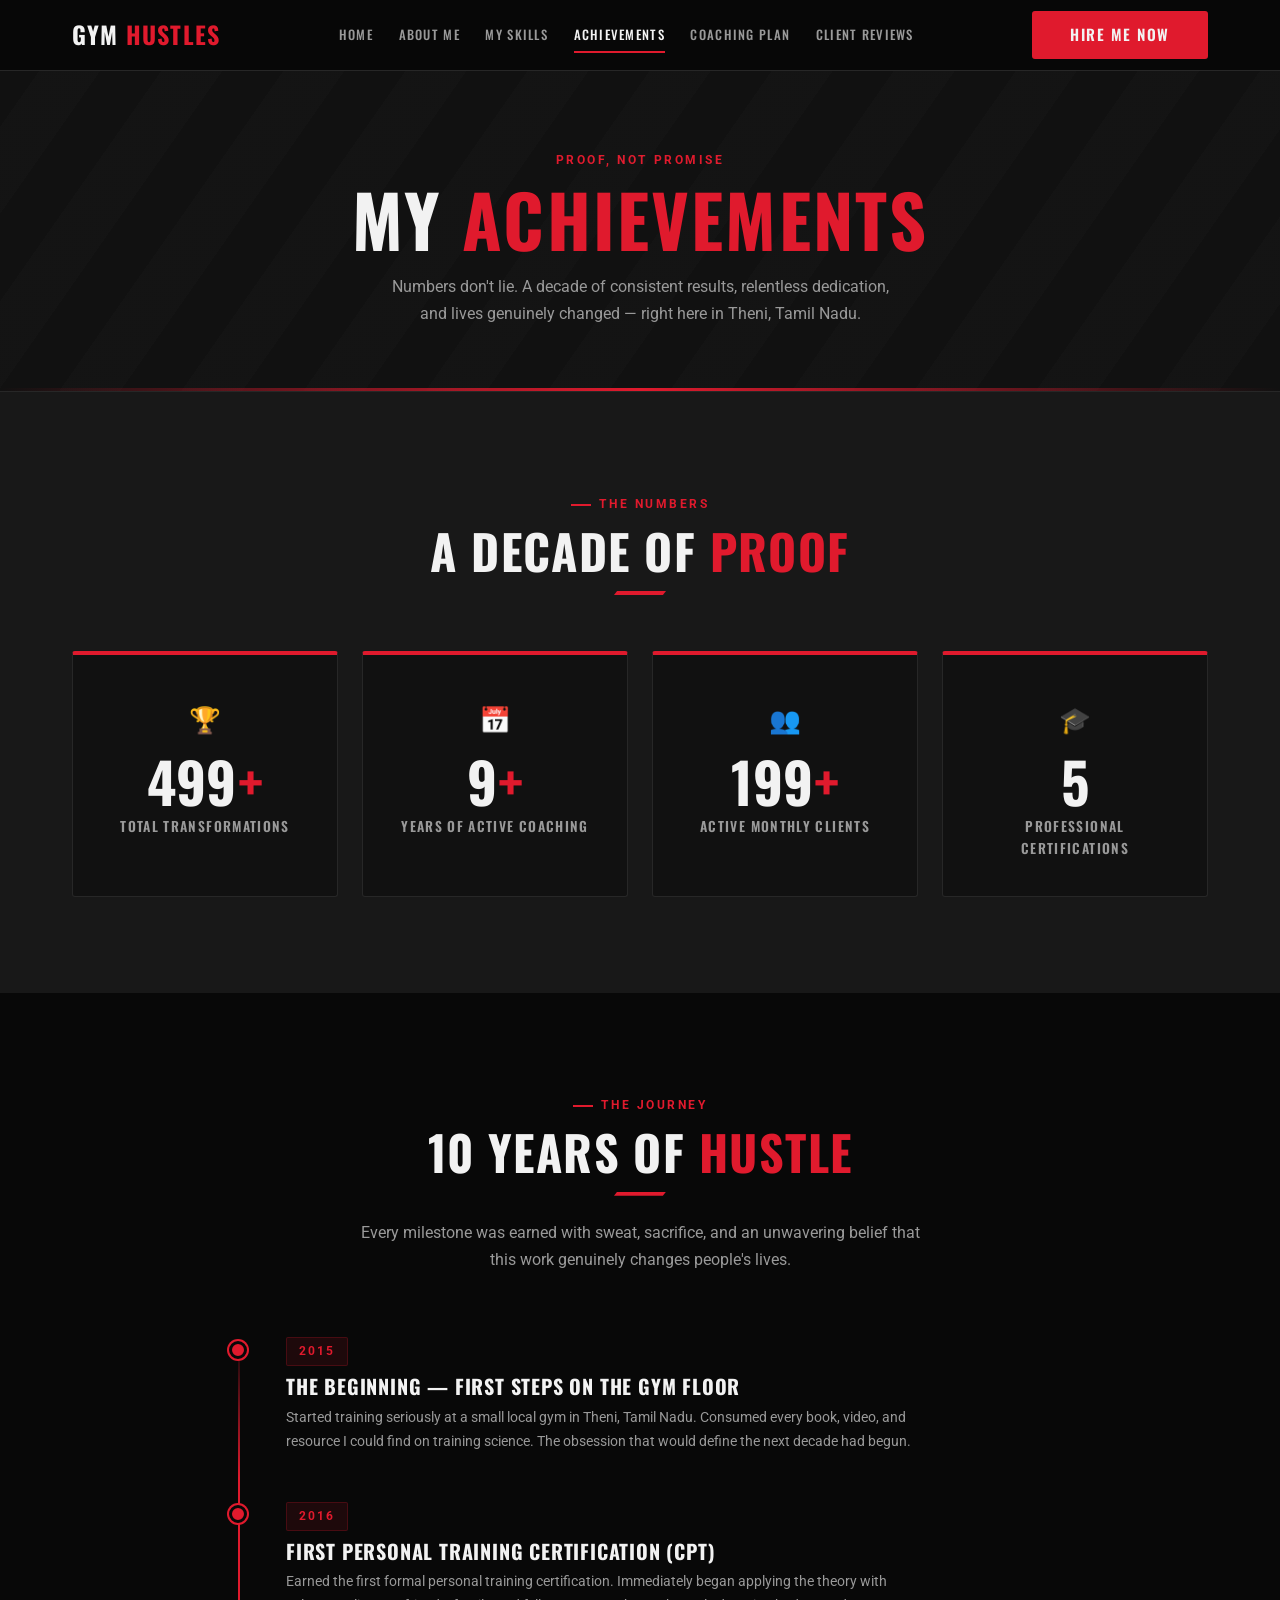
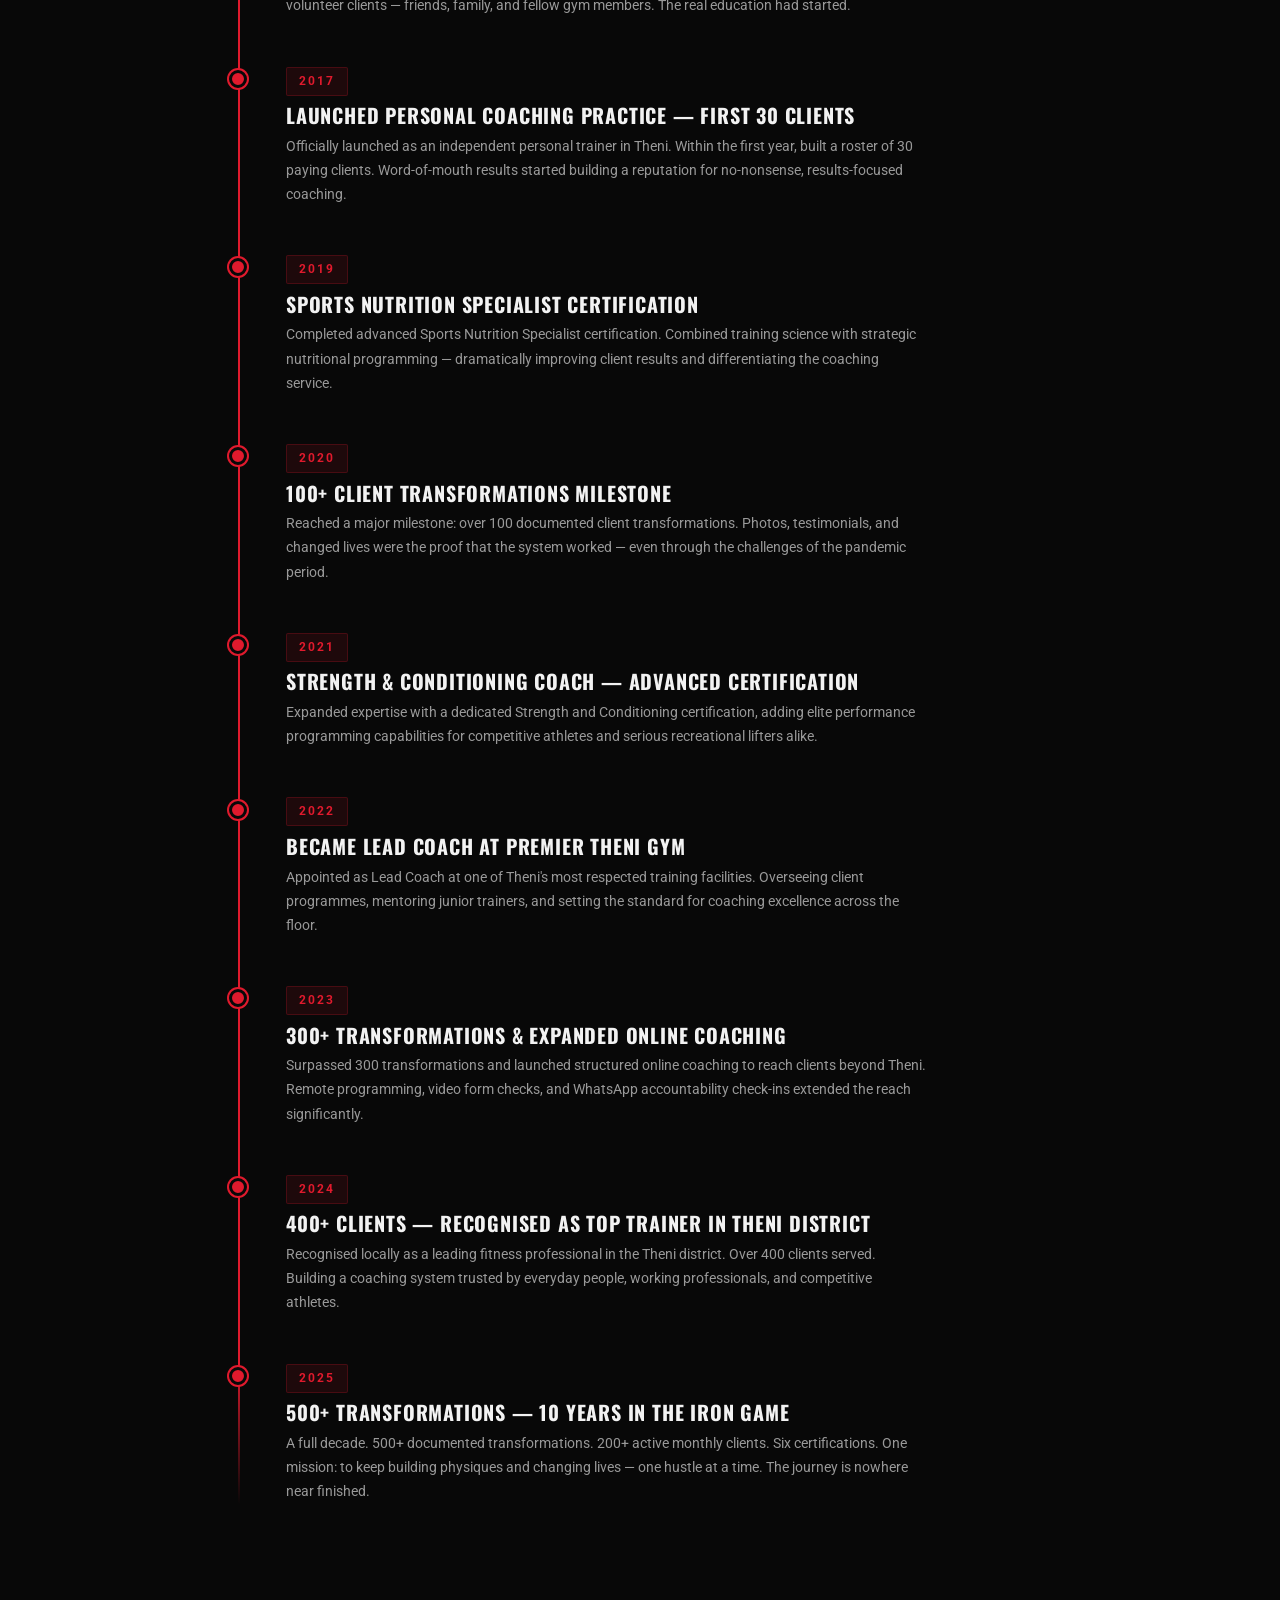
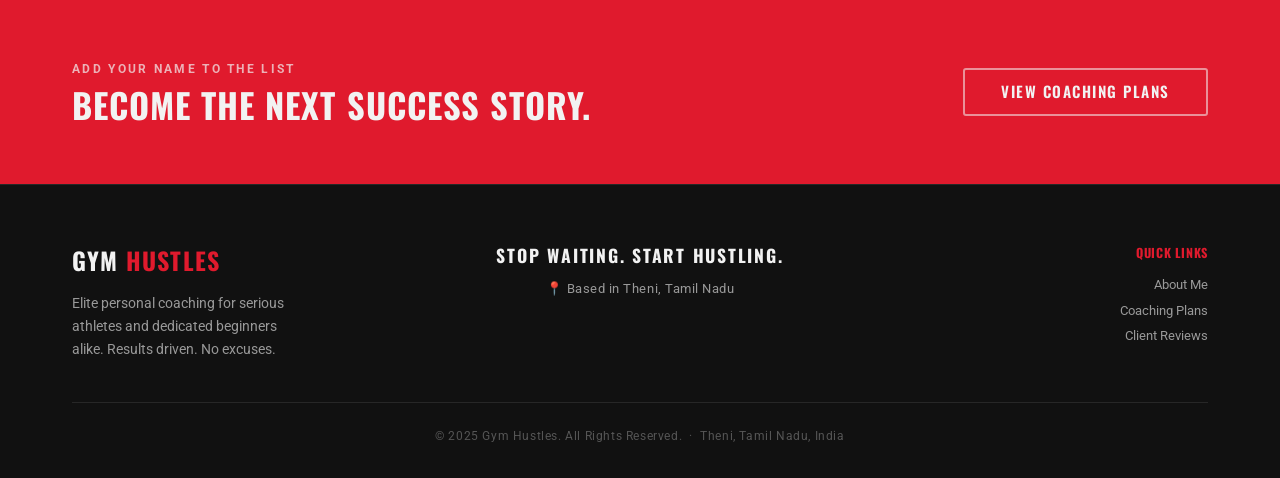
<file: gym-hustles/achievements.html>
<!DOCTYPE html>
<html lang="en">
<head>
  <meta charset="UTF-8">
  <meta name="viewport" content="width=device-width, initial-scale=1.0">
  <meta name="description" content="Gym Hustles achievements — 500+ transformations, 10+ years experience, 4 certifications. A proven track record built in Theni, Tamil Nadu.">
  <title>Achievements | Gym Hustles — 10 Years of Results</title>
  <link rel="preconnect" href="https://fonts.googleapis.com">
  <link rel="preconnect" href="https://fonts.gstatic.com" crossorigin>
  <link href="https://fonts.googleapis.com/css2?family=Oswald:wght@400;500;600;700&family=Roboto:wght@300;400;500;700&display=swap" rel="stylesheet">
  <link rel="stylesheet" href="style.css">
</head>
<body>

  <!-- ═══ HEADER ════════════════════════════════════════════ -->
  <header class="site-header" id="site-header">
    <div class="container">
      <nav class="nav-wrap">
        <a href="index.html" class="logo">Gym <span>Hustles</span></a>
        <ul class="nav-links">
          <li><a href="index.html">Home</a></li>
          <li><a href="about.html">About Me</a></li>
          <li><a href="skills.html">My Skills</a></li>
          <li><a href="achievements.html" class="active">Achievements</a></li>
          <li><a href="plans.html">Coaching Plan</a></li>
          <li><a href="reviews.html">Client Reviews</a></li>
        </ul>
        <div class="nav-cta">
          <a href="plans.html" class="btn btn-primary">Hire Me Now</a>
        </div>
        <button class="hamburger" id="hamburger" aria-label="Toggle navigation">
          <span></span><span></span><span></span>
        </button>
      </nav>
    </div>
  </header>

  <nav class="mob-nav" id="mob-nav">
    <a href="index.html">Home</a>
    <a href="about.html">About Me</a>
    <a href="skills.html">My Skills</a>
    <a href="achievements.html">Achievements</a>
    <a href="plans.html">Coaching Plan</a>
    <a href="reviews.html">Client Reviews</a>
    <a href="plans.html" class="btn btn-primary mob-cta-btn">Hire Me Now</a>
  </nav>

  <!-- ═══ PAGE BANNER ═══════════════════════════════════════ -->
  <section class="page-banner">
    <div class="container">
      <p style="font-size:0.72rem; font-weight:700; letter-spacing:0.22em; text-transform:uppercase; color:var(--red); margin-bottom:0.65rem;">Proof, Not Promise</p>
      <h1 style="font-family:var(--font-h); font-size:clamp(2.5rem,6vw,4.5rem); font-weight:700; text-transform:uppercase; letter-spacing:0.03em; position:relative;">
        My <span style="color:var(--red);">Achievements</span>
      </h1>
      <p style="margin-top:1rem; color:var(--gray); font-size:1rem; max-width:520px; margin-left:auto; margin-right:auto; position:relative;">
        Numbers don't lie. A decade of consistent results, relentless dedication,
        and lives genuinely changed — right here in Theni, Tamil Nadu.
      </p>
    </div>
  </section>

  <!-- ═══ KEY METRICS ═══════════════════════════════════════ -->
  <section class="metrics-section section">
    <div class="container">
      <div style="text-align:center; margin-bottom:3.5rem;">
        <span class="eyebrow" style="justify-content:center;">The Numbers</span>
        <h2 class="section-title">A Decade of <span>Proof</span></h2>
        <div class="slash slash--center"></div>
      </div>

      <div class="metrics-grid">
        <div class="metric-card fade-in">
          <span class="metric-icon">🏆</span>
          <div class="metric-number">
            <span data-count="500">0</span><span class="sfx">+</span>
          </div>
          <p class="metric-label">Total Transformations</p>
        </div>
        <div class="metric-card fade-in">
          <span class="metric-icon">📅</span>
          <div class="metric-number">
            <span data-count="10">0</span><span class="sfx">+</span>
          </div>
          <p class="metric-label">Years of Active Coaching</p>
        </div>
        <div class="metric-card fade-in">
          <span class="metric-icon">👥</span>
          <div class="metric-number">
            <span data-count="200">0</span><span class="sfx">+</span>
          </div>
          <p class="metric-label">Active Monthly Clients</p>
        </div>
        <div class="metric-card fade-in">
          <span class="metric-icon">🎓</span>
          <div class="metric-number">
            <span data-count="6">0</span>
          </div>
          <p class="metric-label">Professional Certifications</p>
        </div>
      </div>
    </div>
  </section>

  <!-- ═══ CAREER TIMELINE ═══════════════════════════════════ -->
  <section class="timeline-section section">
    <div class="container">

      <div style="text-align:center; margin-bottom:4rem;">
        <span class="eyebrow" style="justify-content:center;">The Journey</span>
        <h2 class="section-title">10 Years of <span>Hustle</span></h2>
        <div class="slash slash--center"></div>
        <p class="section-sub" style="margin:0 auto;">
          Every milestone was earned with sweat, sacrifice, and an unwavering
          belief that this work genuinely changes people's lives.
        </p>
      </div>

      <div class="timeline">

        <div class="tl-item fade-in">
          <div class="tl-dot"></div>
          <span class="tl-year">2015</span>
          <h3 class="tl-title">The Beginning — First Steps on the Gym Floor</h3>
          <p class="tl-desc">
            Started training seriously at a small local gym in Theni, Tamil Nadu.
            Consumed every book, video, and resource I could find on training science.
            The obsession that would define the next decade had begun.
          </p>
        </div>

        <div class="tl-item fade-in">
          <div class="tl-dot"></div>
          <span class="tl-year">2016</span>
          <h3 class="tl-title">First Personal Training Certification (CPT)</h3>
          <p class="tl-desc">
            Earned the first formal personal training certification. Immediately began
            applying the theory with volunteer clients — friends, family, and fellow
            gym members. The real education had started.
          </p>
        </div>

        <div class="tl-item fade-in">
          <div class="tl-dot"></div>
          <span class="tl-year">2017</span>
          <h3 class="tl-title">Launched Personal Coaching Practice — First 30 Clients</h3>
          <p class="tl-desc">
            Officially launched as an independent personal trainer in Theni. Within the
            first year, built a roster of 30 paying clients. Word-of-mouth results
            started building a reputation for no-nonsense, results-focused coaching.
          </p>
        </div>

        <div class="tl-item fade-in">
          <div class="tl-dot"></div>
          <span class="tl-year">2019</span>
          <h3 class="tl-title">Sports Nutrition Specialist Certification</h3>
          <p class="tl-desc">
            Completed advanced Sports Nutrition Specialist certification. Combined
            training science with strategic nutritional programming — dramatically
            improving client results and differentiating the coaching service.
          </p>
        </div>

        <div class="tl-item fade-in">
          <div class="tl-dot"></div>
          <span class="tl-year">2020</span>
          <h3 class="tl-title">100+ Client Transformations Milestone</h3>
          <p class="tl-desc">
            Reached a major milestone: over 100 documented client transformations.
            Photos, testimonials, and changed lives were the proof that the system
            worked — even through the challenges of the pandemic period.
          </p>
        </div>

        <div class="tl-item fade-in">
          <div class="tl-dot"></div>
          <span class="tl-year">2021</span>
          <h3 class="tl-title">Strength & Conditioning Coach — Advanced Certification</h3>
          <p class="tl-desc">
            Expanded expertise with a dedicated Strength and Conditioning certification,
            adding elite performance programming capabilities for competitive athletes
            and serious recreational lifters alike.
          </p>
        </div>

        <div class="tl-item fade-in">
          <div class="tl-dot"></div>
          <span class="tl-year">2022</span>
          <h3 class="tl-title">Became Lead Coach at Premier Theni Gym</h3>
          <p class="tl-desc">
            Appointed as Lead Coach at one of Theni's most respected training facilities.
            Overseeing client programmes, mentoring junior trainers, and setting the
            standard for coaching excellence across the floor.
          </p>
        </div>

        <div class="tl-item fade-in">
          <div class="tl-dot"></div>
          <span class="tl-year">2023</span>
          <h3 class="tl-title">300+ Transformations & Expanded Online Coaching</h3>
          <p class="tl-desc">
            Surpassed 300 transformations and launched structured online coaching
            to reach clients beyond Theni. Remote programming, video form checks,
            and WhatsApp accountability check-ins extended the reach significantly.
          </p>
        </div>

        <div class="tl-item fade-in">
          <div class="tl-dot"></div>
          <span class="tl-year">2024</span>
          <h3 class="tl-title">400+ Clients — Recognised as Top Trainer in Theni District</h3>
          <p class="tl-desc">
            Recognised locally as a leading fitness professional in the Theni district.
            Over 400 clients served. Building a coaching system trusted by everyday
            people, working professionals, and competitive athletes.
          </p>
        </div>

        <div class="tl-item fade-in">
          <div class="tl-dot"></div>
          <span class="tl-year">2025</span>
          <h3 class="tl-title">500+ Transformations — 10 Years in the Iron Game</h3>
          <p class="tl-desc">
            A full decade. 500+ documented transformations. 200+ active monthly clients.
            Six certifications. One mission: to keep building physiques and changing
            lives — one hustle at a time. The journey is nowhere near finished.
          </p>
        </div>

      </div>
    </div>
  </section>

  <!-- ═══ CTA STRIP ═════════════════════════════════════════ -->
  <section class="cta-strip">
    <div class="container">
      <div class="cta-strip-inner">
        <div>
          <p class="cta-strip-eyebrow">Add Your Name to the List</p>
          <h2 class="cta-strip-heading">Become the next success story.</h2>
        </div>
        <a href="plans.html" class="btn btn-outline">View Coaching Plans</a>
      </div>
    </div>
  </section>

  <!-- ═══ FOOTER ════════════════════════════════════════════ -->
  <footer class="site-footer">
    <div class="container">
      <div class="footer-grid">
        <div class="footer-brand">
          <div class="logo">Gym <span>Hustles</span></div>
          <p>Elite personal coaching for serious athletes and dedicated beginners alike. Results driven. No excuses.</p>
        </div>
        <div class="footer-center">
          <p class="footer-slogan">Stop Waiting. Start Hustling.</p>
          <p class="footer-location">📍 Based in Theni, Tamil Nadu</p>
        </div>
        <div class="footer-right">
          <p><strong>Quick Links</strong>
            <a href="about.html" style="color:var(--gray); display:block;">About Me</a>
            <a href="plans.html" style="color:var(--gray); display:block;">Coaching Plans</a>
            <a href="reviews.html" style="color:var(--gray); display:block;">Client Reviews</a>
          </p>
        </div>
      </div>
      <div class="footer-bar">
        &copy; 2025 Gym Hustles. All Rights Reserved. &nbsp;&middot;&nbsp; Theni, Tamil Nadu, India
      </div>
    </div>
  </footer>

  <script src="script.js"></script>
</body>
</html>
</file>
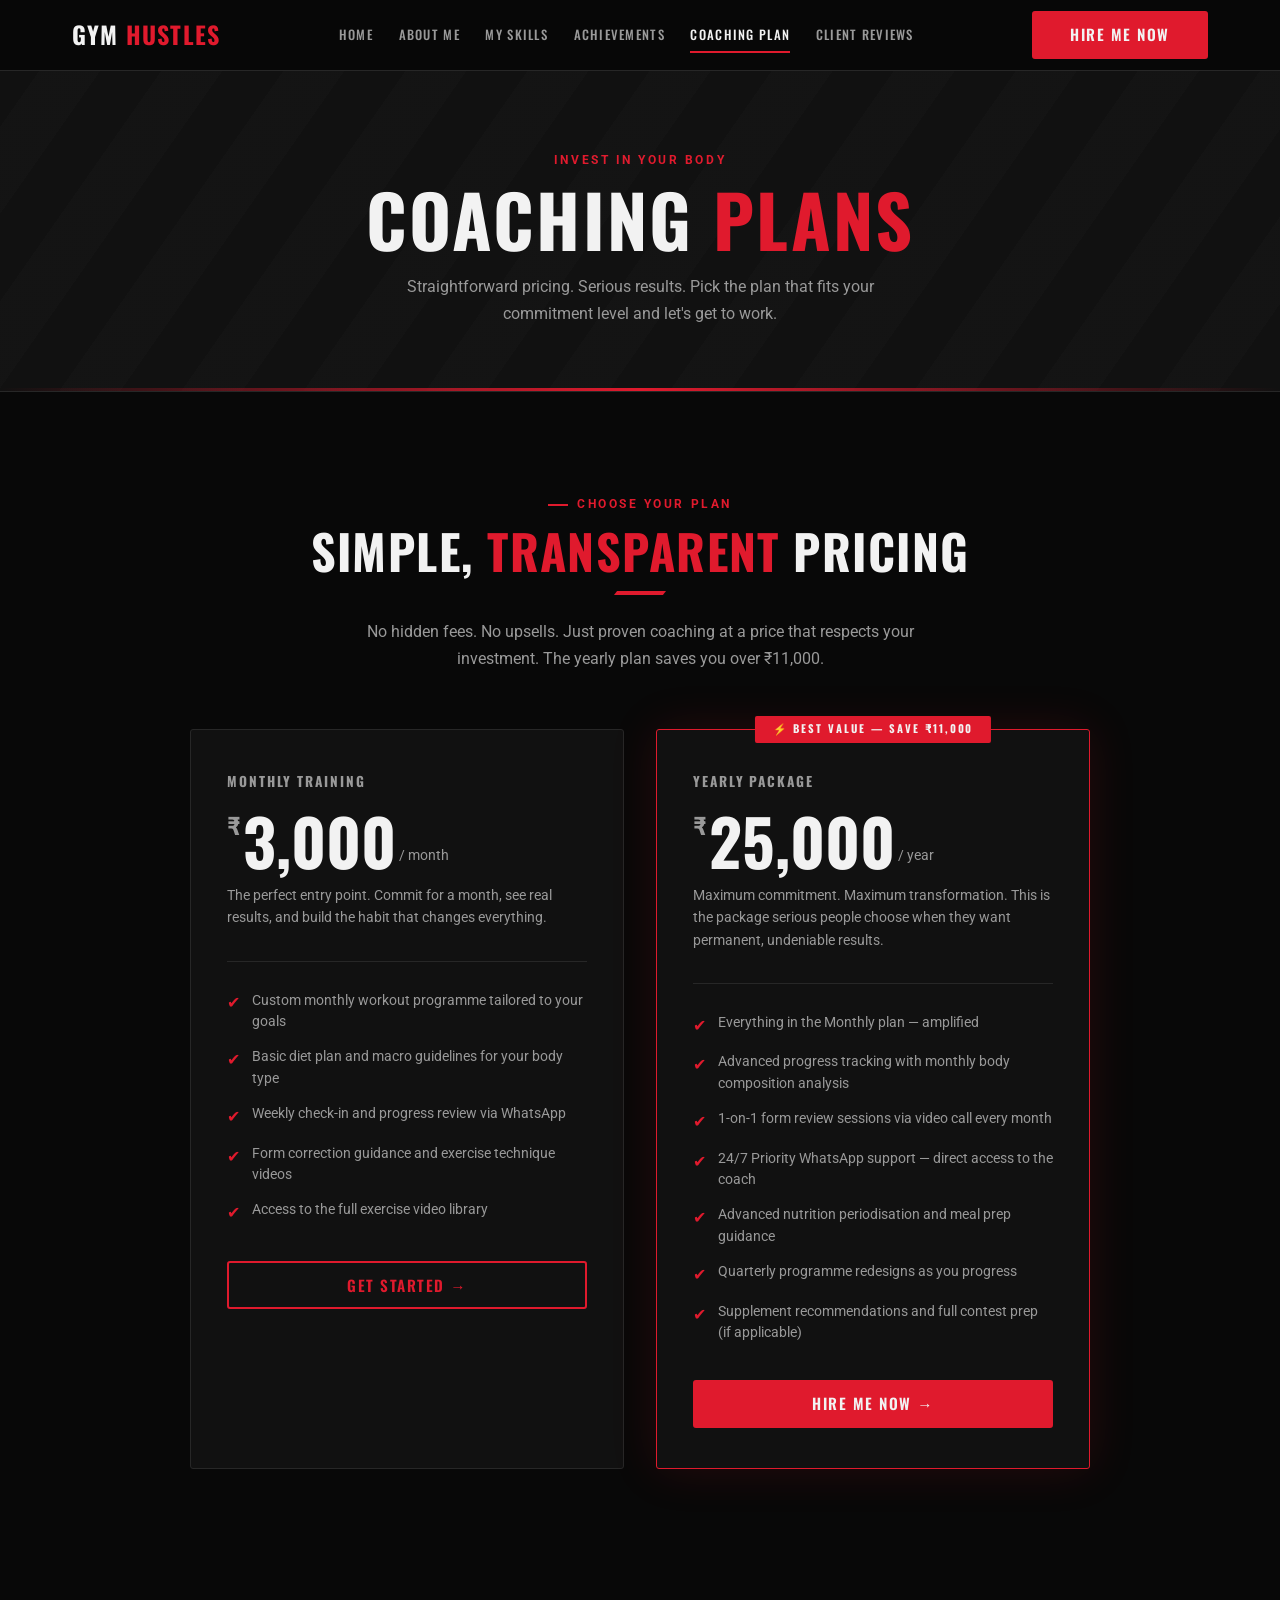
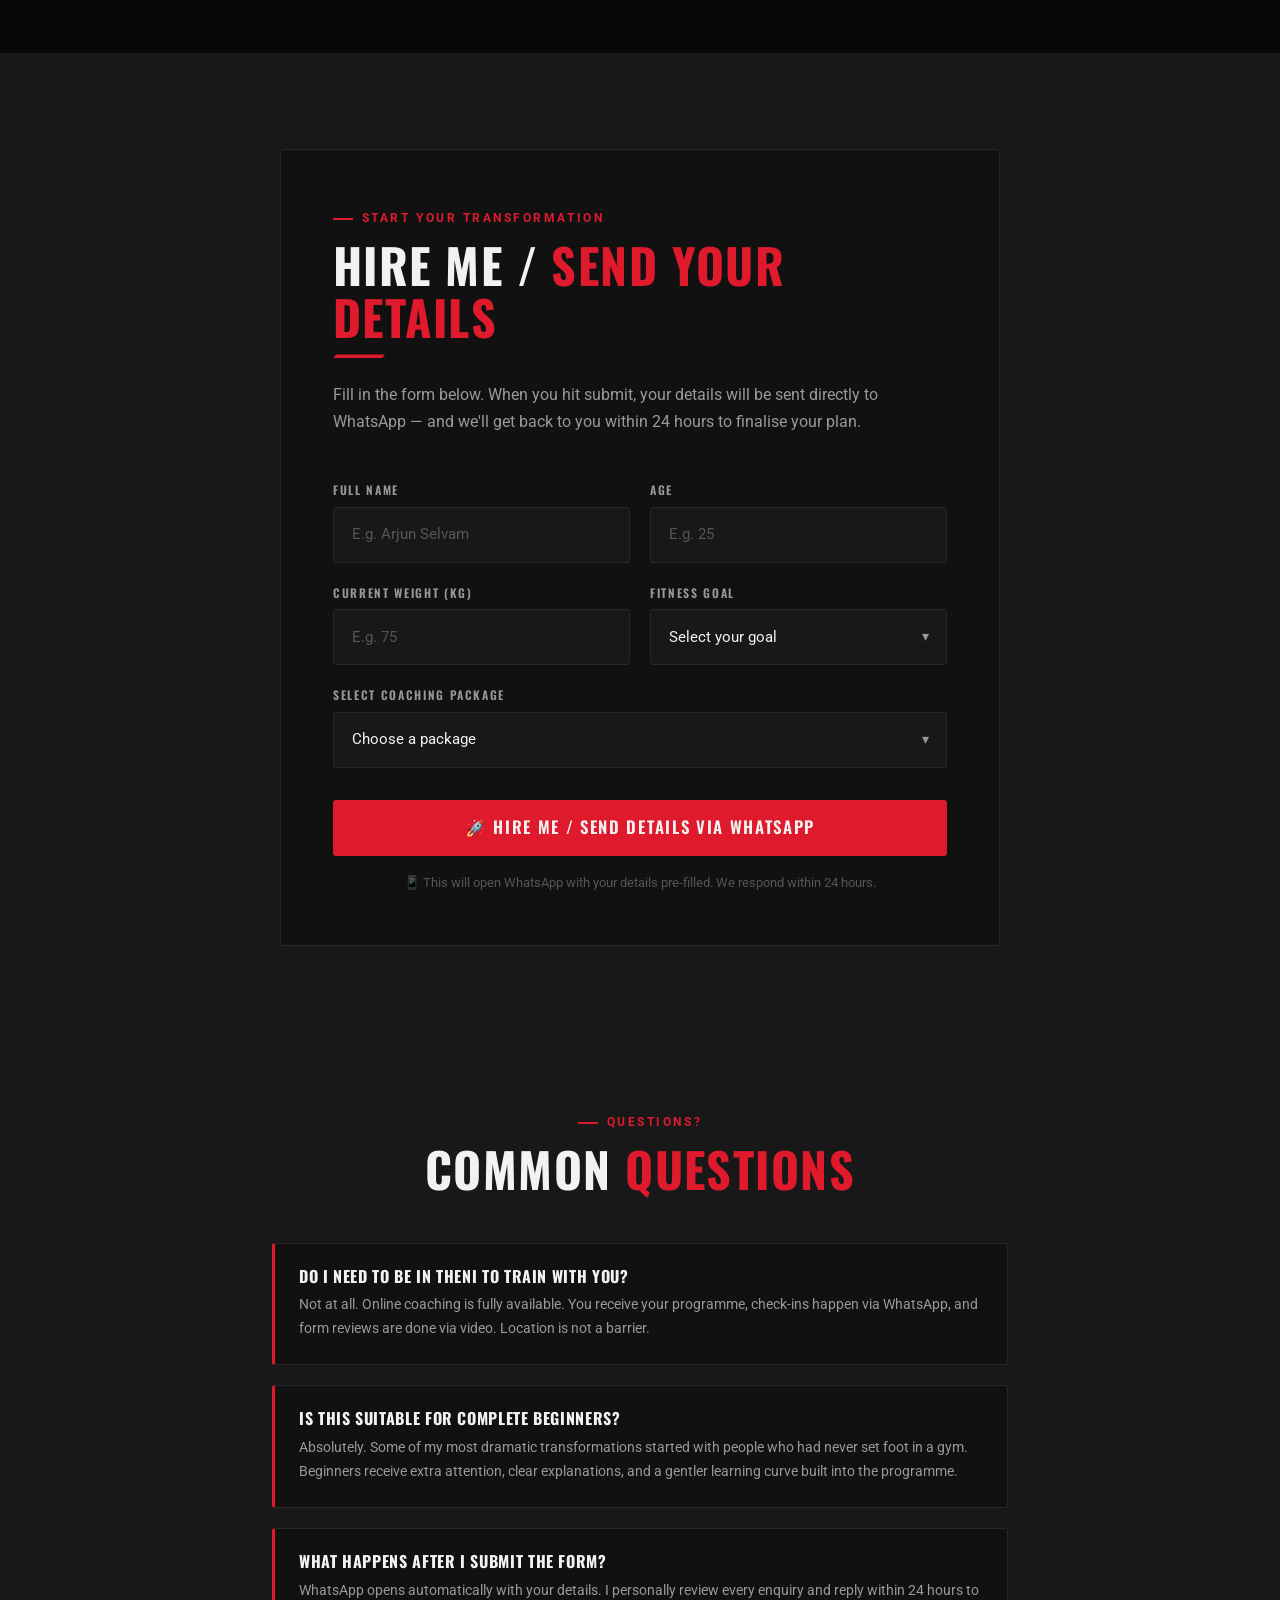
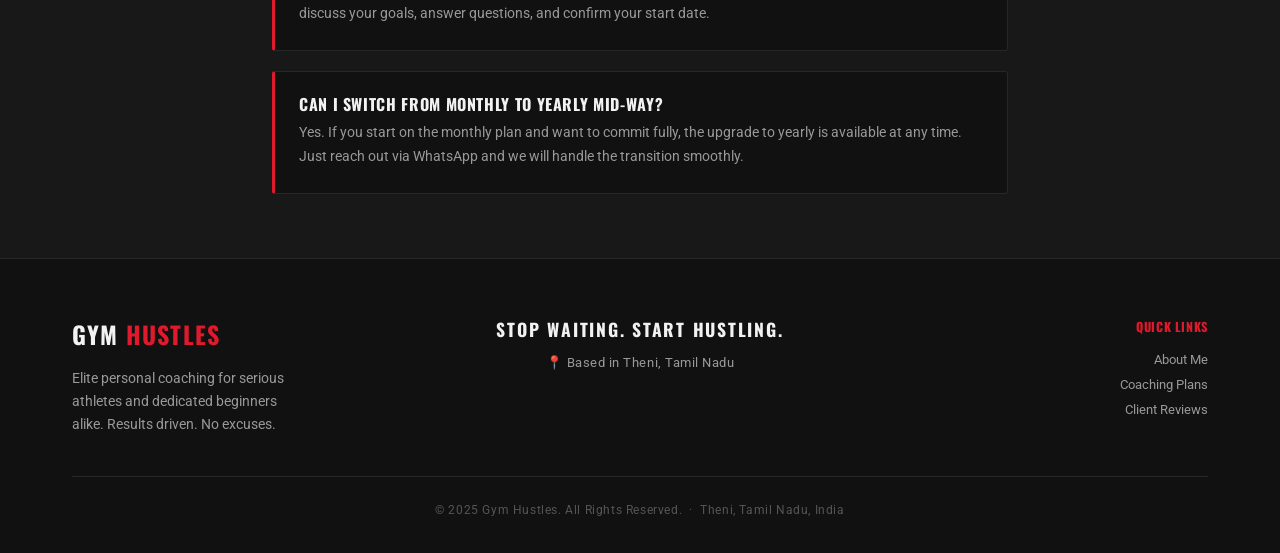
<file: gym-hustles/plans.html>
<!DOCTYPE html>
<html lang="en">
<head>
  <meta charset="UTF-8">
  <meta name="viewport" content="width=device-width, initial-scale=1.0">
  <meta name="description" content="Gym Hustles coaching plans — Monthly ₹3000 or Yearly ₹25000. Book your personal training session in Theni, Tamil Nadu via WhatsApp.">
  <title>Coaching Plans | Gym Hustles — Book Your Session</title>
  <link rel="preconnect" href="https://fonts.googleapis.com">
  <link rel="preconnect" href="https://fonts.gstatic.com" crossorigin>
  <link href="https://fonts.googleapis.com/css2?family=Oswald:wght@400;500;600;700&family=Roboto:wght@300;400;500;700&display=swap" rel="stylesheet">
  <link rel="stylesheet" href="style.css">
</head>
<body>

  <!-- ═══ HEADER ════════════════════════════════════════════ -->
  <header class="site-header" id="site-header">
    <div class="container">
      <nav class="nav-wrap">
        <a href="index.html" class="logo">Gym <span>Hustles</span></a>
        <ul class="nav-links">
          <li><a href="index.html">Home</a></li>
          <li><a href="about.html">About Me</a></li>
          <li><a href="skills.html">My Skills</a></li>
          <li><a href="achievements.html">Achievements</a></li>
          <li><a href="plans.html" class="active">Coaching Plan</a></li>
          <li><a href="reviews.html">Client Reviews</a></li>
        </ul>
        <div class="nav-cta">
          <a href="plans.html" class="btn btn-primary">Hire Me Now</a>
        </div>
        <button class="hamburger" id="hamburger" aria-label="Toggle navigation">
          <span></span><span></span><span></span>
        </button>
      </nav>
    </div>
  </header>

  <nav class="mob-nav" id="mob-nav">
    <a href="index.html">Home</a>
    <a href="about.html">About Me</a>
    <a href="skills.html">My Skills</a>
    <a href="achievements.html">Achievements</a>
    <a href="plans.html">Coaching Plan</a>
    <a href="reviews.html">Client Reviews</a>
    <a href="plans.html" class="btn btn-primary mob-cta-btn">Hire Me Now</a>
  </nav>

  <!-- ═══ PAGE BANNER ═══════════════════════════════════════ -->
  <section class="page-banner">
    <div class="container">
      <p style="font-size:0.72rem; font-weight:700; letter-spacing:0.22em; text-transform:uppercase; color:var(--red); margin-bottom:0.65rem;">Invest In Your Body</p>
      <h1 style="font-family:var(--font-h); font-size:clamp(2.5rem,6vw,4.5rem); font-weight:700; text-transform:uppercase; letter-spacing:0.03em; position:relative;">
        Coaching <span style="color:var(--red);">Plans</span>
      </h1>
      <p style="margin-top:1rem; color:var(--gray); font-size:1rem; max-width:520px; margin-left:auto; margin-right:auto; position:relative;">
        Straightforward pricing. Serious results. Pick the plan that fits your commitment
        level and let's get to work.
      </p>
    </div>
  </section>

  <!-- ═══ PRICING CARDS ═════════════════════════════════════ -->
  <section class="section">
    <div class="container">

      <div style="text-align:center; margin-bottom:3.5rem;">
        <span class="eyebrow" style="justify-content:center;">Choose Your Plan</span>
        <h2 class="section-title">Simple, <span>Transparent</span> Pricing</h2>
        <div class="slash slash--center"></div>
        <p class="section-sub" style="margin:0 auto;">
          No hidden fees. No upsells. Just proven coaching at a price that respects
          your investment. The yearly plan saves you over ₹11,000.
        </p>
      </div>

      <div class="plans-grid">

        <!-- Plan 1: Monthly -->
        <div class="plan-card fade-in">
          <p class="plan-name">Monthly Training</p>
          <div class="plan-price">
            <span class="plan-currency">₹</span>
            <span class="plan-amount">3,000</span>
            <span class="plan-period">/ month</span>
          </div>
          <p class="plan-tagline">
            The perfect entry point. Commit for a month, see real results, and
            build the habit that changes everything.
          </p>
          <hr class="plan-sep">
          <ul class="plan-features">
            <li class="plan-feature">
              <span class="feat-check">✔</span>
              <span>Custom monthly workout programme tailored to your goals</span>
            </li>
            <li class="plan-feature">
              <span class="feat-check">✔</span>
              <span>Basic diet plan and macro guidelines for your body type</span>
            </li>
            <li class="plan-feature">
              <span class="feat-check">✔</span>
              <span>Weekly check-in and progress review via WhatsApp</span>
            </li>
            <li class="plan-feature">
              <span class="feat-check">✔</span>
              <span>Form correction guidance and exercise technique videos</span>
            </li>
            <li class="plan-feature">
              <span class="feat-check">✔</span>
              <span>Access to the full exercise video library</span>
            </li>
          </ul>
          <a href="#booking" class="btn btn-outline-red btn-block plan-cta">Get Started →</a>
        </div>

        <!-- Plan 2: Yearly (Featured) -->
        <div class="plan-card featured fade-in">
          <div class="plan-badge">⚡ Best Value — Save ₹11,000</div>
          <p class="plan-name">Yearly Package</p>
          <div class="plan-price">
            <span class="plan-currency">₹</span>
            <span class="plan-amount">25,000</span>
            <span class="plan-period">/ year</span>
          </div>
          <p class="plan-tagline">
            Maximum commitment. Maximum transformation. This is the package serious
            people choose when they want permanent, undeniable results.
          </p>
          <hr class="plan-sep">
          <ul class="plan-features">
            <li class="plan-feature">
              <span class="feat-check">✔</span>
              <span>Everything in the Monthly plan — amplified</span>
            </li>
            <li class="plan-feature">
              <span class="feat-check">✔</span>
              <span>Advanced progress tracking with monthly body composition analysis</span>
            </li>
            <li class="plan-feature">
              <span class="feat-check">✔</span>
              <span>1-on-1 form review sessions via video call every month</span>
            </li>
            <li class="plan-feature">
              <span class="feat-check">✔</span>
              <span>24/7 Priority WhatsApp support — direct access to the coach</span>
            </li>
            <li class="plan-feature">
              <span class="feat-check">✔</span>
              <span>Advanced nutrition periodisation and meal prep guidance</span>
            </li>
            <li class="plan-feature">
              <span class="feat-check">✔</span>
              <span>Quarterly programme redesigns as you progress</span>
            </li>
            <li class="plan-feature">
              <span class="feat-check">✔</span>
              <span>Supplement recommendations and full contest prep (if applicable)</span>
            </li>
          </ul>
          <a href="#booking" class="btn btn-primary btn-block plan-cta">Hire Me Now →</a>
        </div>

      </div>
    </div>
  </section>

  <!-- ═══ BOOKING FORM ══════════════════════════════════════ -->
  <section class="booking-section section" id="booking">
    <div class="container">
      <div class="booking-box">
        <div class="booking-header">
          <span class="eyebrow">Start Your Transformation</span>
          <h2 class="section-title">Hire Me / <span>Send Your Details</span></h2>
          <div class="slash"></div>
          <p class="section-sub">
            Fill in the form below. When you hit submit, your details will be sent
            directly to WhatsApp — and we'll get back to you within 24 hours to
            finalise your plan.
          </p>
        </div>

        <!-- WhatsApp Booking Form -->
        <form id="booking-form" novalidate>
          <div class="form-grid">

            <div class="form-group">
              <label for="f-name">Full Name</label>
              <input
                type="text"
                id="f-name"
                name="name"
                placeholder="E.g. Arjun Selvam"
                autocomplete="name"
                required
              >
            </div>

            <div class="form-group">
              <label for="f-age">Age</label>
              <input
                type="number"
                id="f-age"
                name="age"
                placeholder="E.g. 25"
                min="10"
                max="100"
                required
              >
            </div>

            <div class="form-group">
              <label for="f-weight">Current Weight (kg)</label>
              <input
                type="number"
                id="f-weight"
                name="weight"
                placeholder="E.g. 75"
                min="20"
                max="300"
                step="0.1"
                required
              >
            </div>

            <div class="form-group">
              <label for="f-goal">Fitness Goal</label>
              <div class="select-wrap">
                <select id="f-goal" name="goal" required>
                  <option value="" disabled selected>Select your goal</option>
                  <option value="Build Muscle &amp; Increase Size">Build Muscle &amp; Increase Size</option>
                  <option value="Lose Fat &amp; Get Lean">Lose Fat &amp; Get Lean</option>
                  <option value="Body Recomposition (Muscle + Fat Loss)">Body Recomposition (Muscle + Fat Loss)</option>
                  <option value="Increase Strength &amp; Power">Increase Strength &amp; Power</option>
                  <option value="Improve Fitness &amp; Endurance">Improve Fitness &amp; Endurance</option>
                  <option value="Contest Prep / Competition">Contest Prep / Competition</option>
                  <option value="General Health &amp; Wellness">General Health &amp; Wellness</option>
                </select>
              </div>
            </div>

            <div class="form-group span-2">
              <label for="f-package">Select Coaching Package</label>
              <div class="select-wrap">
                <select id="f-package" name="package" required>
                  <option value="" disabled selected>Choose a package</option>
                  <option value="Monthly Training Package — ₹3,000/month">Monthly Training Package — ₹3,000/month</option>
                  <option value="Yearly Package — ₹25,000/year (Best Value)">Yearly Package — ₹25,000/year (Best Value)</option>
                </select>
              </div>
            </div>

          </div>

          <!-- Feedback message area -->
          <div id="form-feedback" style="display:none; margin-top:1rem; font-size:0.9rem; font-weight:500; padding:0.75rem 1rem; border-radius:3px; background:rgba(255,255,255,0.05);"></div>

          <button type="submit" class="btn btn-primary form-submit">
            🚀 Hire Me / Send Details via WhatsApp
          </button>
          <p class="form-note">
            📱 This will open WhatsApp with your details pre-filled. We respond within 24 hours.
          </p>
        </form>
      </div>
    </div>
  </section>

  <!-- ═══ FAQ STRIP ═════════════════════════════════════════ -->
  <section class="section" style="background:var(--char-mid); padding:4rem 0;">
    <div class="container" style="max-width:800px;">
      <div style="text-align:center; margin-bottom:3rem;">
        <span class="eyebrow" style="justify-content:center;">Questions?</span>
        <h2 class="section-title">Common <span>Questions</span></h2>
      </div>
      <div style="display:flex; flex-direction:column; gap:1.25rem;">
        <div style="background:var(--charcoal); border:1px solid var(--char-lt); border-left:3px solid var(--red); padding:1.5rem; border-radius:var(--r);">
          <h3 style="font-size:1rem; margin-bottom:0.5rem; letter-spacing:0.04em;">Do I need to be in Theni to train with you?</h3>
          <p style="font-size:0.875rem; color:var(--gray); line-height:1.7;">Not at all. Online coaching is fully available. You receive your programme, check-ins happen via WhatsApp, and form reviews are done via video. Location is not a barrier.</p>
        </div>
        <div style="background:var(--charcoal); border:1px solid var(--char-lt); border-left:3px solid var(--red); padding:1.5rem; border-radius:var(--r);">
          <h3 style="font-size:1rem; margin-bottom:0.5rem; letter-spacing:0.04em;">Is this suitable for complete beginners?</h3>
          <p style="font-size:0.875rem; color:var(--gray); line-height:1.7;">Absolutely. Some of my most dramatic transformations started with people who had never set foot in a gym. Beginners receive extra attention, clear explanations, and a gentler learning curve built into the programme.</p>
        </div>
        <div style="background:var(--charcoal); border:1px solid var(--char-lt); border-left:3px solid var(--red); padding:1.5rem; border-radius:var(--r);">
          <h3 style="font-size:1rem; margin-bottom:0.5rem; letter-spacing:0.04em;">What happens after I submit the form?</h3>
          <p style="font-size:0.875rem; color:var(--gray); line-height:1.7;">WhatsApp opens automatically with your details. I personally review every enquiry and reply within 24 hours to discuss your goals, answer questions, and confirm your start date.</p>
        </div>
        <div style="background:var(--charcoal); border:1px solid var(--char-lt); border-left:3px solid var(--red); padding:1.5rem; border-radius:var(--r);">
          <h3 style="font-size:1rem; margin-bottom:0.5rem; letter-spacing:0.04em;">Can I switch from Monthly to Yearly mid-way?</h3>
          <p style="font-size:0.875rem; color:var(--gray); line-height:1.7;">Yes. If you start on the monthly plan and want to commit fully, the upgrade to yearly is available at any time. Just reach out via WhatsApp and we will handle the transition smoothly.</p>
        </div>
      </div>
    </div>
  </section>

  <!-- ═══ FOOTER ════════════════════════════════════════════ -->
  <footer class="site-footer">
    <div class="container">
      <div class="footer-grid">
        <div class="footer-brand">
          <div class="logo">Gym <span>Hustles</span></div>
          <p>Elite personal coaching for serious athletes and dedicated beginners alike. Results driven. No excuses.</p>
        </div>
        <div class="footer-center">
          <p class="footer-slogan">Stop Waiting. Start Hustling.</p>
          <p class="footer-location">📍 Based in Theni, Tamil Nadu</p>
        </div>
        <div class="footer-right">
          <p><strong>Quick Links</strong>
            <a href="about.html" style="color:var(--gray); display:block;">About Me</a>
            <a href="plans.html" style="color:var(--gray); display:block;">Coaching Plans</a>
            <a href="reviews.html" style="color:var(--gray); display:block;">Client Reviews</a>
          </p>
        </div>
      </div>
      <div class="footer-bar">
        &copy; 2025 Gym Hustles. All Rights Reserved. &nbsp;&middot;&nbsp; Theni, Tamil Nadu, India
      </div>
    </div>
  </footer>

  <script src="script.js"></script>
</body>
</html>
</file>
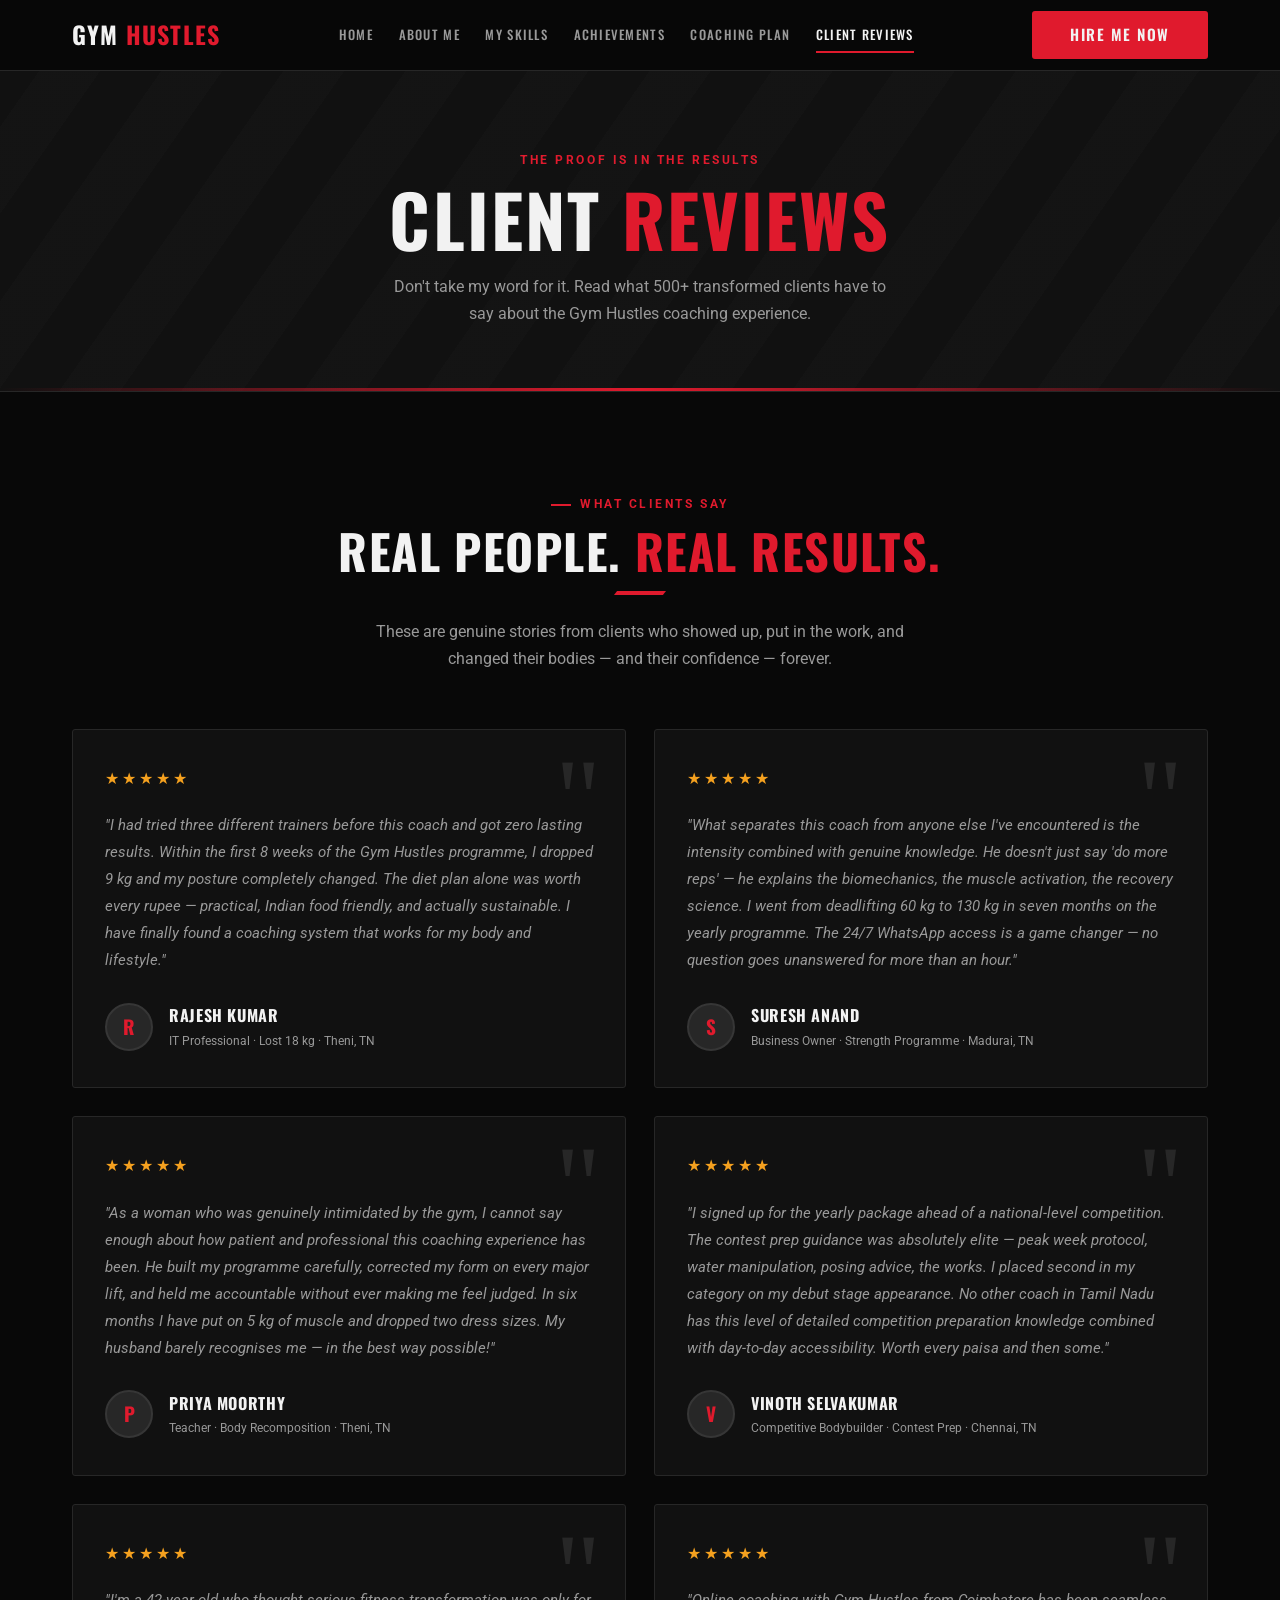
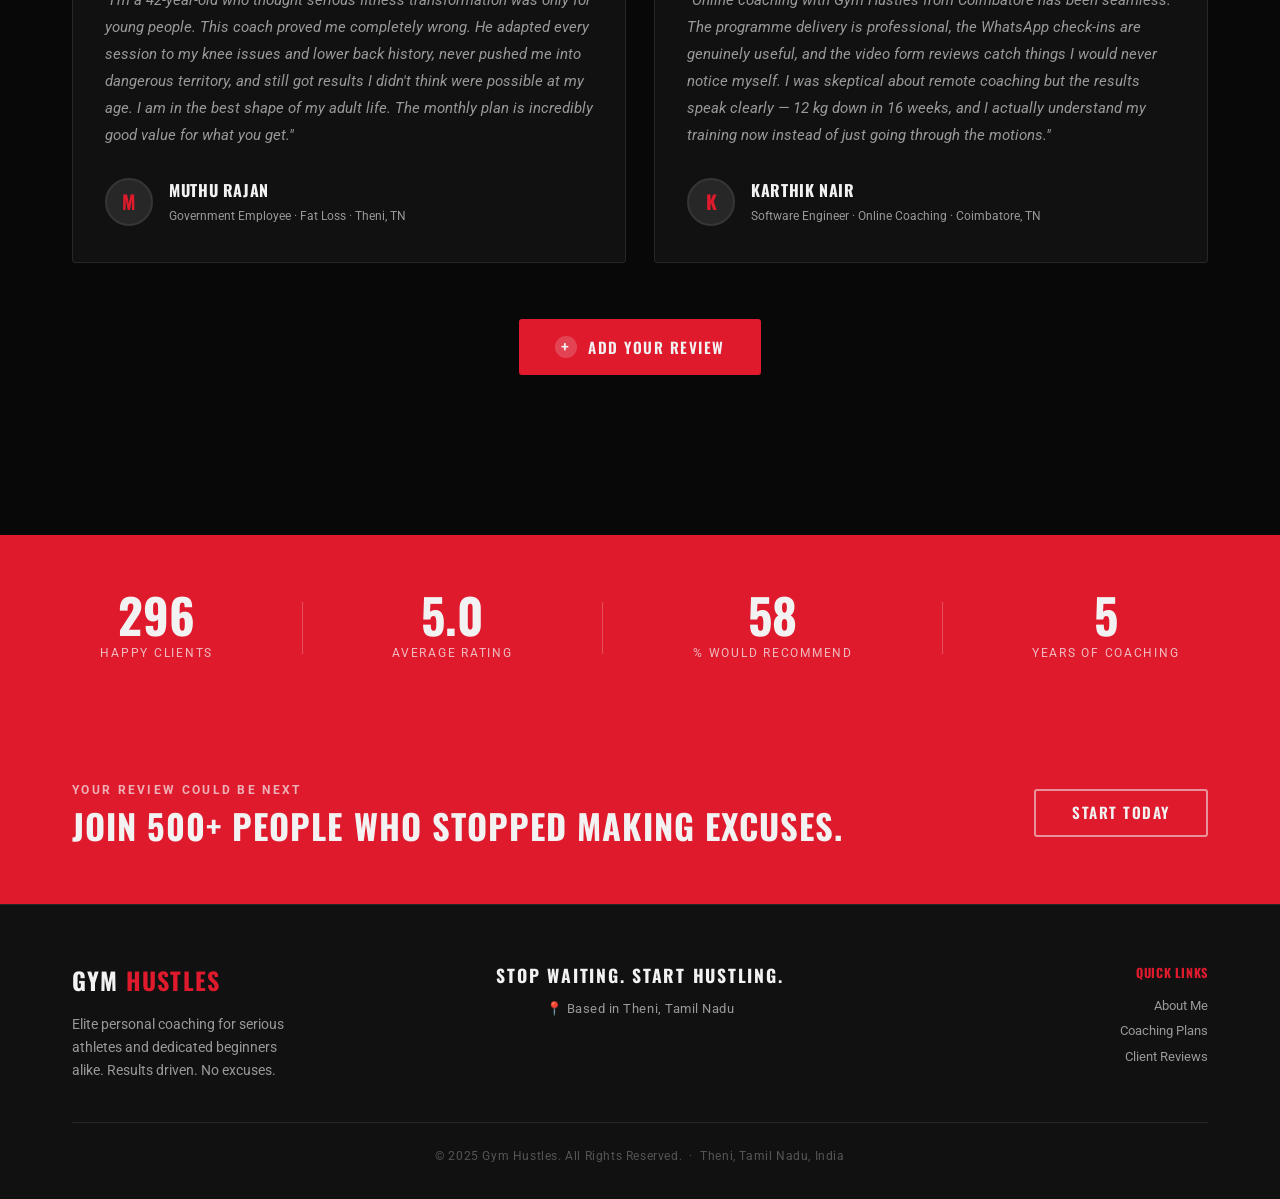
<file: gym-hustles/reviews.html>
<!DOCTYPE html>
<html lang="en">
<head>
  <meta charset="UTF-8">
  <meta name="viewport" content="width=device-width, initial-scale=1.0">
  <meta name="description" content="Gym Hustles client reviews — real testimonials from transformed clients in Theni, Tamil Nadu and beyond. See what 500+ clients say about our coaching.">
  <title>Client Reviews | Gym Hustles — Real Transformations, Real Results</title>
  <link rel="preconnect" href="https://fonts.googleapis.com">
  <link rel="preconnect" href="https://fonts.gstatic.com" crossorigin>
  <link href="https://fonts.googleapis.com/css2?family=Oswald:wght@400;500;600;700&family=Roboto:wght@300;400;500;700&display=swap" rel="stylesheet">
  <link rel="stylesheet" href="style.css">
</head>
<body>

  <!-- ═══ HEADER ════════════════════════════════════════════ -->
  <header class="site-header" id="site-header">
    <div class="container">
      <nav class="nav-wrap">
        <a href="index.html" class="logo">Gym <span>Hustles</span></a>
        <ul class="nav-links">
          <li><a href="index.html">Home</a></li>
          <li><a href="about.html">About Me</a></li>
          <li><a href="skills.html">My Skills</a></li>
          <li><a href="achievements.html">Achievements</a></li>
          <li><a href="plans.html">Coaching Plan</a></li>
          <li><a href="reviews.html" class="active">Client Reviews</a></li>
        </ul>
        <div class="nav-cta">
          <a href="plans.html" class="btn btn-primary">Hire Me Now</a>
        </div>
        <button class="hamburger" id="hamburger" aria-label="Toggle navigation">
          <span></span><span></span><span></span>
        </button>
      </nav>
    </div>
  </header>

  <nav class="mob-nav" id="mob-nav">
    <a href="index.html">Home</a>
    <a href="about.html">About Me</a>
    <a href="skills.html">My Skills</a>
    <a href="achievements.html">Achievements</a>
    <a href="plans.html">Coaching Plan</a>
    <a href="reviews.html">Client Reviews</a>
    <a href="plans.html" class="btn btn-primary mob-cta-btn">Hire Me Now</a>
  </nav>

  <!-- ═══ PAGE BANNER ═══════════════════════════════════════ -->
  <section class="page-banner">
    <div class="container">
      <p style="font-size:0.72rem; font-weight:700; letter-spacing:0.22em; text-transform:uppercase; color:var(--red); margin-bottom:0.65rem;">The Proof Is In The Results</p>
      <h1 style="font-family:var(--font-h); font-size:clamp(2.5rem,6vw,4.5rem); font-weight:700; text-transform:uppercase; letter-spacing:0.03em; position:relative;">
        Client <span style="color:var(--red);">Reviews</span>
      </h1>
      <p style="margin-top:1rem; color:var(--gray); font-size:1rem; max-width:520px; margin-left:auto; margin-right:auto; position:relative;">
        Don't take my word for it. Read what 500+ transformed clients have to say
        about the Gym Hustles coaching experience.
      </p>
    </div>
  </section>

  <!-- ═══ REVIEWS GRID ══════════════════════════════════════ -->
  <section class="section">
    <div class="container">

      <div style="text-align:center; margin-bottom:3.5rem;">
        <span class="eyebrow" style="justify-content:center;">What Clients Say</span>
        <h2 class="section-title">Real People. <span>Real Results.</span></h2>
        <div class="slash slash--center"></div>
        <p class="section-sub" style="margin:0 auto;">
          These are genuine stories from clients who showed up, put in the work,
          and changed their bodies — and their confidence — forever.
        </p>
      </div>

      <div class="reviews-grid">

        <!-- Review 1 -->
        <div class="review-card fade-in">
          <div class="stars">
            <span>★</span><span>★</span><span>★</span><span>★</span><span>★</span>
          </div>
          <p class="review-text">
            "I had tried three different trainers before this coach and got zero lasting
            results. Within the first 8 weeks of the Gym Hustles programme, I dropped
            9 kg and my posture completely changed. The diet plan alone was worth every
            rupee — practical, Indian food friendly, and actually sustainable. I have
            finally found a coaching system that works for my body and lifestyle."
          </p>
          <div class="review-author">
            <div class="author-av">R</div>
            <div>
              <p class="author-name">Rajesh Kumar</p>
              <p class="author-meta">IT Professional · Lost 18 kg · Theni, TN</p>
            </div>
          </div>
        </div>

        <!-- Review 2 -->
        <div class="review-card fade-in">
          <div class="stars">
            <span>★</span><span>★</span><span>★</span><span>★</span><span>★</span>
          </div>
          <p class="review-text">
            "What separates this coach from anyone else I've encountered is the intensity
            combined with genuine knowledge. He doesn't just say 'do more reps' — he
            explains the biomechanics, the muscle activation, the recovery science. I
            went from deadlifting 60 kg to 130 kg in seven months on the yearly
            programme. The 24/7 WhatsApp access is a game changer — no question goes
            unanswered for more than an hour."
          </p>
          <div class="review-author">
            <div class="author-av">S</div>
            <div>
              <p class="author-name">Suresh Anand</p>
              <p class="author-meta">Business Owner · Strength Programme · Madurai, TN</p>
            </div>
          </div>
        </div>

        <!-- Review 3 -->
        <div class="review-card fade-in">
          <div class="stars">
            <span>★</span><span>★</span><span>★</span><span>★</span><span>★</span>
          </div>
          <p class="review-text">
            "As a woman who was genuinely intimidated by the gym, I cannot say enough
            about how patient and professional this coaching experience has been. He
            built my programme carefully, corrected my form on every major lift, and
            held me accountable without ever making me feel judged. In six months I have
            put on 5 kg of muscle and dropped two dress sizes. My husband barely
            recognises me — in the best way possible!"
          </p>
          <div class="review-author">
            <div class="author-av">P</div>
            <div>
              <p class="author-name">Priya Moorthy</p>
              <p class="author-meta">Teacher · Body Recomposition · Theni, TN</p>
            </div>
          </div>
        </div>

        <!-- Review 4 -->
        <div class="review-card fade-in">
          <div class="stars">
            <span>★</span><span>★</span><span>★</span><span>★</span><span>★</span>
          </div>
          <p class="review-text">
            "I signed up for the yearly package ahead of a national-level competition.
            The contest prep guidance was absolutely elite — peak week protocol, water
            manipulation, posing advice, the works. I placed second in my category on
            my debut stage appearance. No other coach in Tamil Nadu has this level of
            detailed competition preparation knowledge combined with day-to-day
            accessibility. Worth every paisa and then some."
          </p>
          <div class="review-author">
            <div class="author-av">V</div>
            <div>
              <p class="author-name">Vinoth Selvakumar</p>
              <p class="author-meta">Competitive Bodybuilder · Contest Prep · Chennai, TN</p>
            </div>
          </div>
        </div>

        <!-- Review 5 -->
        <div class="review-card fade-in">
          <div class="stars">
            <span>★</span><span>★</span><span>★</span><span>★</span><span>★</span>
          </div>
          <p class="review-text">
            "I'm a 42-year-old who thought serious fitness transformation was only for
            young people. This coach proved me completely wrong. He adapted every session
            to my knee issues and lower back history, never pushed me into dangerous
            territory, and still got results I didn't think were possible at my age. I am
            in the best shape of my adult life. The monthly plan is incredibly good value
            for what you get."
          </p>
          <div class="review-author">
            <div class="author-av">M</div>
            <div>
              <p class="author-name">Muthu Rajan</p>
              <p class="author-meta">Government Employee · Fat Loss · Theni, TN</p>
            </div>
          </div>
        </div>

        <!-- Review 6 -->
        <div class="review-card fade-in">
          <div class="stars">
            <span>★</span><span>★</span><span>★</span><span>★</span><span>★</span>
          </div>
          <p class="review-text">
            "Online coaching with Gym Hustles from Coimbatore has been seamless. The
            programme delivery is professional, the WhatsApp check-ins are genuinely
            useful, and the video form reviews catch things I would never notice myself.
            I was skeptical about remote coaching but the results speak clearly — 12 kg
            down in 16 weeks, and I actually understand my training now instead of
            just going through the motions."
          </p>
          <div class="review-author">
            <div class="author-av">K</div>
            <div>
              <p class="author-name">Karthik Nair</p>
              <p class="author-meta">Software Engineer · Online Coaching · Coimbatore, TN</p>
            </div>
          </div>
        </div>

      </div>

      <!-- Add Review CTA -->
      <div class="add-review-cta fade-in">
        <button class="add-review-btn" id="openReviewModal" type="button">
          <span class="arb-icon">+</span> Add Your Review
        </button>
      </div>

    </div>
  </section>

  <!-- ═══ HIGHLIGHT NUMBERS STRIP ══════════════════════════ -->
  <div class="reviews-highlight">
    <div class="container">
      <div class="rh-inner">
        <div>
          <span class="rh-stat-num" data-count="500">0</span>
          <span class="rh-stat-label">Happy Clients</span>
        </div>
        <div class="rh-divider"></div>
        <div>
          <span class="rh-stat-num">5.0</span>
          <span class="rh-stat-label">Average Rating</span>
        </div>
        <div class="rh-divider"></div>
        <div>
          <span class="rh-stat-num" data-count="98">0</span>
          <span class="rh-stat-label" style="padding-left:0.1rem;">% Would Recommend</span>
        </div>
        <div class="rh-divider"></div>
        <div>
          <span class="rh-stat-num" data-count="10">0</span>
          <span class="rh-stat-label">Years of Coaching</span>
        </div>
      </div>
    </div>
  </div>

  <!-- ═══ CTA STRIP ═════════════════════════════════════════ -->
  <section class="cta-strip">
    <div class="container">
      <div class="cta-strip-inner">
        <div>
          <p class="cta-strip-eyebrow">Your Review Could Be Next</p>
          <h2 class="cta-strip-heading">Join 500+ people who stopped making excuses.</h2>
        </div>
        <a href="plans.html" class="btn btn-outline">Start Today</a>
      </div>
    </div>
  </section>

  <!-- ═══ FOOTER ════════════════════════════════════════════ -->
  <footer class="site-footer">
    <div class="container">
      <div class="footer-grid">
        <div class="footer-brand">
          <div class="logo">Gym <span>Hustles</span></div>
          <p>Elite personal coaching for serious athletes and dedicated beginners alike. Results driven. No excuses.</p>
        </div>
        <div class="footer-center">
          <p class="footer-slogan">Stop Waiting. Start Hustling.</p>
          <p class="footer-location">📍 Based in Theni, Tamil Nadu</p>
        </div>
        <div class="footer-right">
          <p><strong>Quick Links</strong>
            <a href="about.html" style="color:var(--gray); display:block;">About Me</a>
            <a href="plans.html" style="color:var(--gray); display:block;">Coaching Plans</a>
            <a href="reviews.html" style="color:var(--gray); display:block;">Client Reviews</a>
          </p>
        </div>
      </div>
      <div class="footer-bar">
        &copy; 2025 Gym Hustles. All Rights Reserved. &nbsp;&middot;&nbsp; Theni, Tamil Nadu, India
      </div>
    </div>
  </footer>

  <!-- ═══ ADD REVIEW MODAL ══════════════════════════════════ -->
  <div class="review-modal-overlay" id="reviewModalOverlay">
    <div class="review-modal">
      <button class="review-modal-close" id="closeReviewModal" type="button" aria-label="Close">&times;</button>
      <div class="review-modal-header">
        <span class="eyebrow">Share Your Experience</span>
        <h2 class="section-title" style="font-size:1.6rem;">Add Your <span>Review</span></h2>
        <p class="section-sub">Tell other clients about your transformation. We'll send it straight to the coach via WhatsApp.</p>
      </div>
      <form id="review-form" novalidate>
        <div class="form-group">
          <label for="r-name">Full Name</label>
          <input type="text" id="r-name" name="r-name" placeholder="E.g. Arjun Selvam" autocomplete="name" required>
        </div>
        <div class="form-group">
          <label for="r-location">Your Location</label>
          <input type="text" id="r-location" name="r-location" placeholder="E.g. Theni, Tamil Nadu, India" required>
        </div>
        <div class="form-group">
          <label for="r-rating">Your Rating</label>
          <div class="select-wrap">
            <select id="r-rating" name="r-rating" required>
              <option value="" disabled selected>Select a rating</option>
              <option value="5">★★★★★ — Excellent</option>
              <option value="4">★★★★☆ — Very Good</option>
              <option value="3">★★★☆☆ — Good</option>
              <option value="2">★★☆☆☆ — Fair</option>
              <option value="1">★☆☆☆☆ — Poor</option>
            </select>
          </div>
        </div>
        <div class="form-group">
          <label for="r-text">Your Review</label>
          <textarea id="r-text" name="r-text" rows="4" placeholder="Tell us about your transformation experience..." required></textarea>
        </div>
        <div id="review-form-feedback" style="display:none; margin-top:1rem; font-size:0.9rem; font-weight:500; padding:0.75rem 1rem; border-radius:3px; background:rgba(255,255,255,0.05);"></div>
        <button type="submit" class="btn btn-primary btn-block" style="margin-top:1.5rem;">Send Review via WhatsApp →</button>
      </form>
    </div>
  </div>

  <script src="script.js"></script>
</body>
</html>
</file>
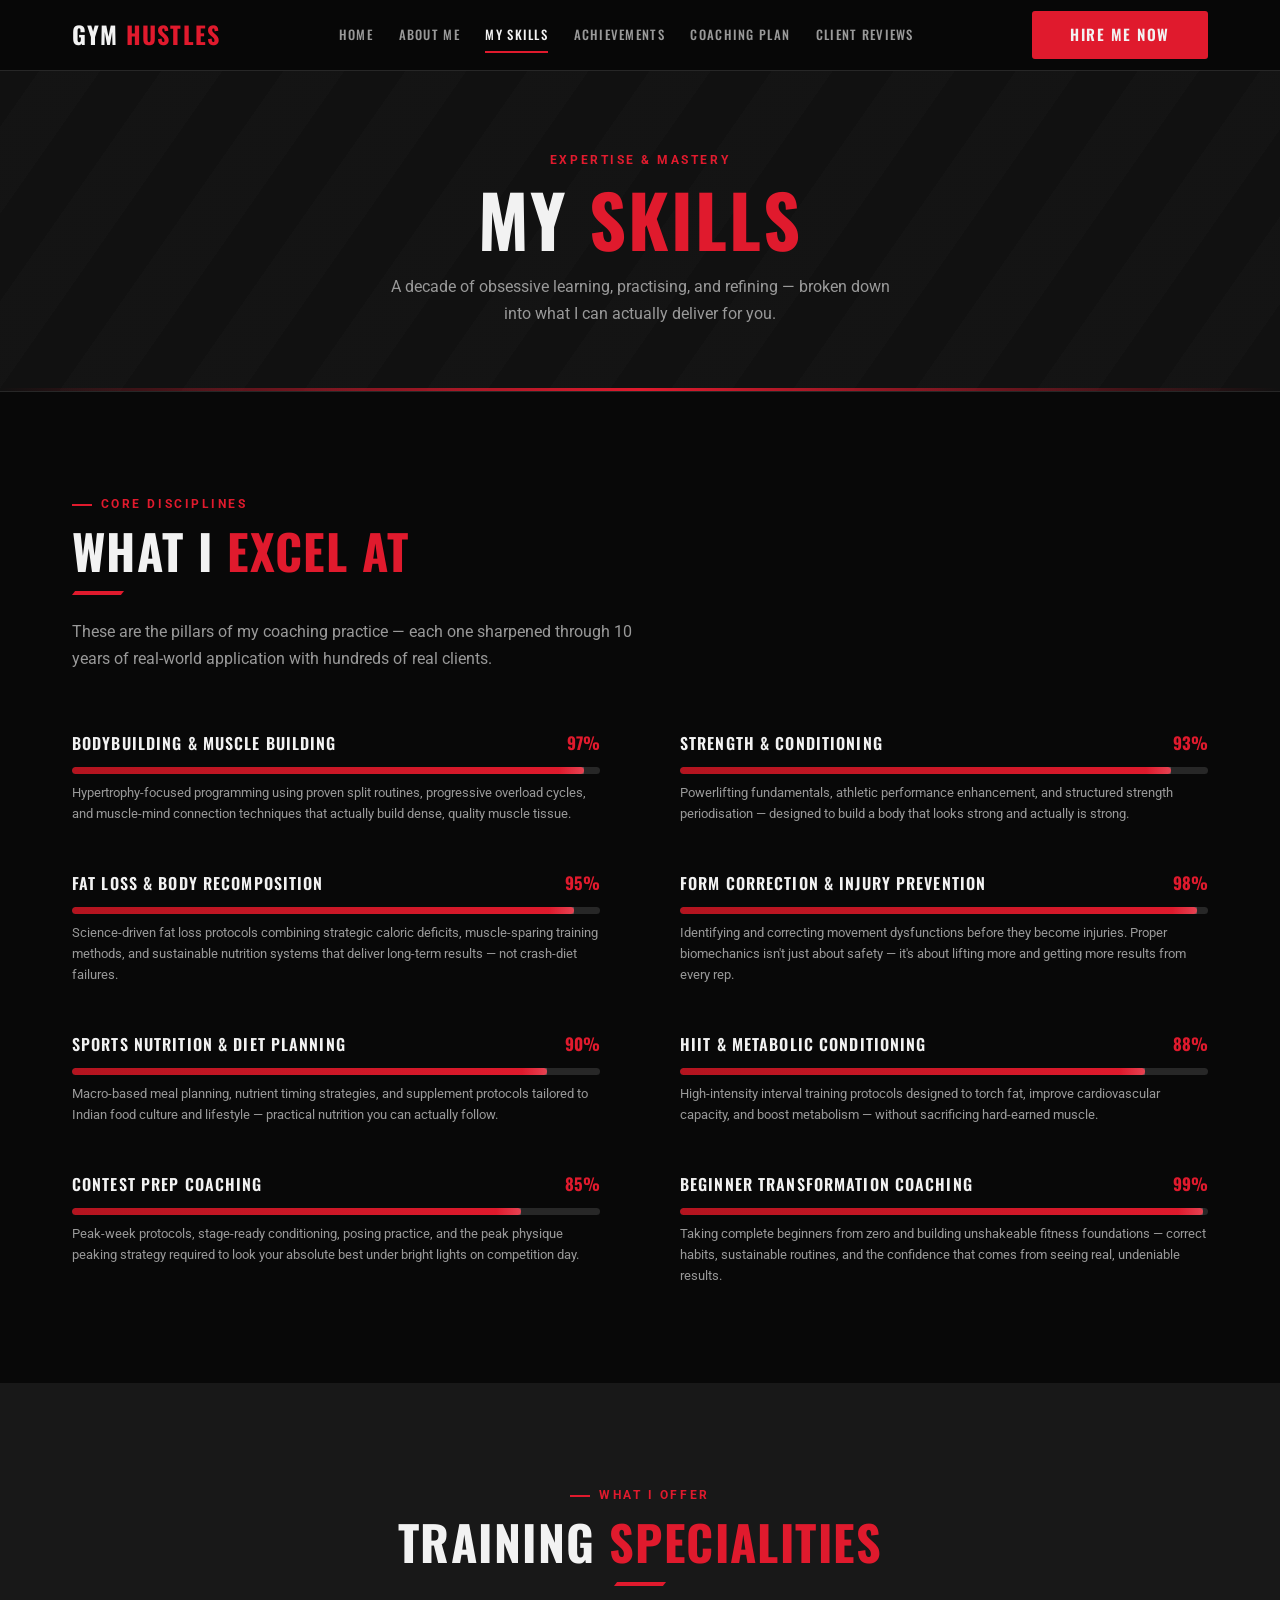
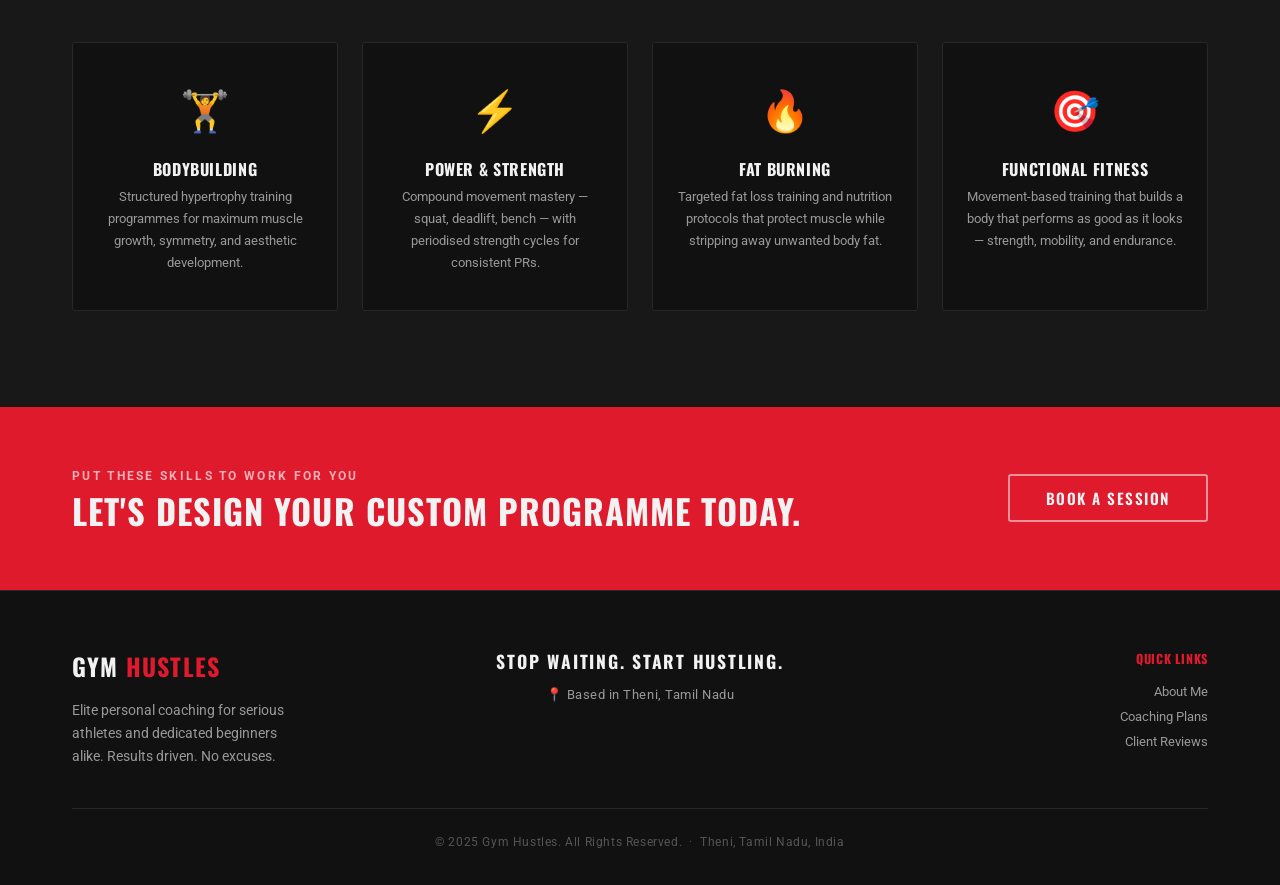
<file: gym-hustles/skills.html>
<!DOCTYPE html>
<html lang="en">
<head>
  <meta charset="UTF-8">
  <meta name="viewport" content="width=device-width, initial-scale=1.0">
  <meta name="description" content="Gym Hustles coach skills — Bodybuilding, Strength & Conditioning, Fat Loss, Form Correction and more. 10 years of expert coaching in Theni, Tamil Nadu.">
  <title>My Skills | Gym Hustles — Expert Coaching Capabilities</title>
  <link rel="preconnect" href="https://fonts.googleapis.com">
  <link rel="preconnect" href="https://fonts.gstatic.com" crossorigin>
  <link href="https://fonts.googleapis.com/css2?family=Oswald:wght@400;500;600;700&family=Roboto:wght@300;400;500;700&display=swap" rel="stylesheet">
  <link rel="stylesheet" href="style.css">
</head>
<body>

  <!-- ═══ HEADER ════════════════════════════════════════════ -->
  <header class="site-header" id="site-header">
    <div class="container">
      <nav class="nav-wrap">
        <a href="index.html" class="logo">Gym <span>Hustles</span></a>
        <ul class="nav-links">
          <li><a href="index.html">Home</a></li>
          <li><a href="about.html">About Me</a></li>
          <li><a href="skills.html" class="active">My Skills</a></li>
          <li><a href="achievements.html">Achievements</a></li>
          <li><a href="plans.html">Coaching Plan</a></li>
          <li><a href="reviews.html">Client Reviews</a></li>
        </ul>
        <div class="nav-cta">
          <a href="plans.html" class="btn btn-primary">Hire Me Now</a>
        </div>
        <button class="hamburger" id="hamburger" aria-label="Toggle navigation">
          <span></span><span></span><span></span>
        </button>
      </nav>
    </div>
  </header>

  <nav class="mob-nav" id="mob-nav">
    <a href="index.html">Home</a>
    <a href="about.html">About Me</a>
    <a href="skills.html">My Skills</a>
    <a href="achievements.html">Achievements</a>
    <a href="plans.html">Coaching Plan</a>
    <a href="reviews.html">Client Reviews</a>
    <a href="plans.html" class="btn btn-primary mob-cta-btn">Hire Me Now</a>
  </nav>

  <!-- ═══ PAGE BANNER ═══════════════════════════════════════ -->
  <section class="page-banner">
    <div class="container">
      <p style="font-size:0.72rem; font-weight:700; letter-spacing:0.22em; text-transform:uppercase; color:var(--red); margin-bottom:0.65rem;">Expertise & Mastery</p>
      <h1 style="font-family:var(--font-h); font-size:clamp(2.5rem,6vw,4.5rem); font-weight:700; text-transform:uppercase; letter-spacing:0.03em; position:relative;">
        My <span style="color:var(--red);">Skills</span>
      </h1>
      <p style="margin-top:1rem; color:var(--gray); font-size:1rem; max-width:500px; margin-left:auto; margin-right:auto; position:relative;">
        A decade of obsessive learning, practising, and refining — broken down into
        what I can actually deliver for you.
      </p>
    </div>
  </section>

  <!-- ═══ CORE SKILLS (PROGRESS BARS) ══════════════════════ -->
  <section class="section">
    <div class="container">

      <div style="margin-bottom:3.5rem;">
        <span class="eyebrow">Core Disciplines</span>
        <h2 class="section-title">What I <span>Excel At</span></h2>
        <div class="slash"></div>
        <p class="section-sub">
          These are the pillars of my coaching practice — each one sharpened through
          10 years of real-world application with hundreds of real clients.
        </p>
      </div>

      <div class="skills-grid">

        <div class="skill-item fade-in">
          <div class="skill-head">
            <span class="skill-name">Bodybuilding & Muscle Building</span>
            <span class="skill-pct">97%</span>
          </div>
          <div class="skill-track">
            <div class="skill-bar" data-width="97"></div>
          </div>
          <p class="skill-desc">
            Hypertrophy-focused programming using proven split routines, progressive
            overload cycles, and muscle-mind connection techniques that actually build
            dense, quality muscle tissue.
          </p>
        </div>

        <div class="skill-item fade-in">
          <div class="skill-head">
            <span class="skill-name">Strength & Conditioning</span>
            <span class="skill-pct">93%</span>
          </div>
          <div class="skill-track">
            <div class="skill-bar" data-width="93"></div>
          </div>
          <p class="skill-desc">
            Powerlifting fundamentals, athletic performance enhancement, and structured
            strength periodisation — designed to build a body that looks strong
            and actually is strong.
          </p>
        </div>

        <div class="skill-item fade-in">
          <div class="skill-head">
            <span class="skill-name">Fat Loss & Body Recomposition</span>
            <span class="skill-pct">95%</span>
          </div>
          <div class="skill-track">
            <div class="skill-bar" data-width="95"></div>
          </div>
          <p class="skill-desc">
            Science-driven fat loss protocols combining strategic caloric deficits,
            muscle-sparing training methods, and sustainable nutrition systems that
            deliver long-term results — not crash-diet failures.
          </p>
        </div>

        <div class="skill-item fade-in">
          <div class="skill-head">
            <span class="skill-name">Form Correction & Injury Prevention</span>
            <span class="skill-pct">98%</span>
          </div>
          <div class="skill-track">
            <div class="skill-bar" data-width="98"></div>
          </div>
          <p class="skill-desc">
            Identifying and correcting movement dysfunctions before they become
            injuries. Proper biomechanics isn't just about safety — it's about
            lifting more and getting more results from every rep.
          </p>
        </div>

        <div class="skill-item fade-in">
          <div class="skill-head">
            <span class="skill-name">Sports Nutrition & Diet Planning</span>
            <span class="skill-pct">90%</span>
          </div>
          <div class="skill-track">
            <div class="skill-bar" data-width="90"></div>
          </div>
          <p class="skill-desc">
            Macro-based meal planning, nutrient timing strategies, and supplement
            protocols tailored to Indian food culture and lifestyle — practical
            nutrition you can actually follow.
          </p>
        </div>

        <div class="skill-item fade-in">
          <div class="skill-head">
            <span class="skill-name">HIIT & Metabolic Conditioning</span>
            <span class="skill-pct">88%</span>
          </div>
          <div class="skill-track">
            <div class="skill-bar" data-width="88"></div>
          </div>
          <p class="skill-desc">
            High-intensity interval training protocols designed to torch fat,
            improve cardiovascular capacity, and boost metabolism — without
            sacrificing hard-earned muscle.
          </p>
        </div>

        <div class="skill-item fade-in">
          <div class="skill-head">
            <span class="skill-name">Contest Prep Coaching</span>
            <span class="skill-pct">85%</span>
          </div>
          <div class="skill-track">
            <div class="skill-bar" data-width="85"></div>
          </div>
          <p class="skill-desc">
            Peak-week protocols, stage-ready conditioning, posing practice, and
            the peak physique peaking strategy required to look your absolute
            best under bright lights on competition day.
          </p>
        </div>

        <div class="skill-item fade-in">
          <div class="skill-head">
            <span class="skill-name">Beginner Transformation Coaching</span>
            <span class="skill-pct">99%</span>
          </div>
          <div class="skill-track">
            <div class="skill-bar" data-width="99"></div>
          </div>
          <p class="skill-desc">
            Taking complete beginners from zero and building unshakeable fitness
            foundations — correct habits, sustainable routines, and the
            confidence that comes from seeing real, undeniable results.
          </p>
        </div>

      </div>
    </div>
  </section>

  <!-- ═══ SPECIALTY CARDS ═══════════════════════════════════ -->
  <section class="specialty-section section">
    <div class="container">

      <div style="text-align:center; margin-bottom:3.5rem;">
        <span class="eyebrow" style="justify-content:center;">What I Offer</span>
        <h2 class="section-title">Training <span>Specialities</span></h2>
        <div class="slash slash--center"></div>
      </div>

      <div class="specialty-grid">
        <div class="spec-card fade-in">
          <span class="spec-icon">🏋️</span>
          <h3>Bodybuilding</h3>
          <p>Structured hypertrophy training programmes for maximum muscle growth, symmetry, and aesthetic development.</p>
        </div>
        <div class="spec-card fade-in">
          <span class="spec-icon">⚡</span>
          <h3>Power & Strength</h3>
          <p>Compound movement mastery — squat, deadlift, bench — with periodised strength cycles for consistent PRs.</p>
        </div>
        <div class="spec-card fade-in">
          <span class="spec-icon">🔥</span>
          <h3>Fat Burning</h3>
          <p>Targeted fat loss training and nutrition protocols that protect muscle while stripping away unwanted body fat.</p>
        </div>
        <div class="spec-card fade-in">
          <span class="spec-icon">🎯</span>
          <h3>Functional Fitness</h3>
          <p>Movement-based training that builds a body that performs as good as it looks — strength, mobility, and endurance.</p>
        </div>
      </div>

    </div>
  </section>

  <!-- ═══ CTA STRIP ═════════════════════════════════════════ -->
  <section class="cta-strip">
    <div class="container">
      <div class="cta-strip-inner">
        <div>
          <p class="cta-strip-eyebrow">Put These Skills To Work For You</p>
          <h2 class="cta-strip-heading">Let's design your custom programme today.</h2>
        </div>
        <a href="plans.html" class="btn btn-outline">Book A Session</a>
      </div>
    </div>
  </section>

  <!-- ═══ FOOTER ════════════════════════════════════════════ -->
  <footer class="site-footer">
    <div class="container">
      <div class="footer-grid">
        <div class="footer-brand">
          <div class="logo">Gym <span>Hustles</span></div>
          <p>Elite personal coaching for serious athletes and dedicated beginners alike. Results driven. No excuses.</p>
        </div>
        <div class="footer-center">
          <p class="footer-slogan">Stop Waiting. Start Hustling.</p>
          <p class="footer-location">📍 Based in Theni, Tamil Nadu</p>
        </div>
        <div class="footer-right">
          <p><strong>Quick Links</strong>
            <a href="about.html" style="color:var(--gray); display:block;">About Me</a>
            <a href="plans.html" style="color:var(--gray); display:block;">Coaching Plans</a>
            <a href="reviews.html" style="color:var(--gray); display:block;">Client Reviews</a>
          </p>
        </div>
      </div>
      <div class="footer-bar">
        &copy; 2025 Gym Hustles. All Rights Reserved. &nbsp;&middot;&nbsp; Theni, Tamil Nadu, India
      </div>
    </div>
  </footer>

  <script src="script.js"></script>
</body>
</html>
</file>
<file: beauty-shop/assets/css/style.css>
/* ============================================================================
   Srivalli's Cosmetics — design tokens
   Palette: warm cream base, deep berry-rose primary, rose-gold accent,
   plum ink text. Display serif (Playfair) + clean sans (Jost).
   Signature element: a slow drifting layer of beauty-product silhouettes
   (lipstick, perfume, nail polish, bangle) behind every page.
   ========================================================================= */

:root{
  --black:       #120D10;
  --black-soft:  #1C1417;
  --cream:       #F5EDE6;
  --cream-deep:  #ECDED3;
  --berry:       #C9486B;
  --berry-dark:  #8C2A45;
  --peach:       #F2B6A8;
  --peach-deep:  #E8927C;
  --rose-gold:   #C9A07C;
  --rose-gold-l: #E9C9B4;
  --ink:         #2C1722;
  --ink-soft:    #5B3E4A;
  --gold:        #C9A227;
  --white:       #FFFFFF;
  --success:     #2F7D5A;
  --warn:        #B3214E;

  --font-display: "Playfair Display", "Georgia", serif;
  --font-script: "Cormorant Garamond", "Playfair Display", serif;
  --font-body: "Jost", "Segoe UI", sans-serif;

  --radius: 14px;
  --radius-sm: 8px;
  --shadow: 0 10px 30px -12px rgba(18,13,16,.45);
  --shadow-sm: 0 4px 14px -6px rgba(18,13,16,.3);
  --container: 1220px;
}

*,*::before,*::after{ box-sizing:border-box; }
html{ scroll-behavior:smooth; }
body{
  margin:0;
  font-family:var(--font-body);
  background:var(--cream);
  color:var(--ink);
  line-height:1.55;
  -webkit-font-smoothing:antialiased;
  position:relative;
  min-height:100vh;
}
h1,h2,h3,h4{
  font-family:var(--font-display);
  color:var(--berry-dark);
  margin:0 0 .4em;
  line-height:1.15;
  font-weight:700;
}
h1{ font-size:clamp(2rem,5vw,3.4rem); }
h2{ font-size:clamp(1.5rem,3.2vw,2.3rem); }
h3{ font-size:1.3rem; }
p{ margin:0 0 1em; color:var(--ink-soft); }
a{ color:var(--berry); text-decoration:none; }
img{ max-width:100%; display:block; }
button{ font-family:inherit; cursor:pointer; }
.container{ max-width:var(--container); margin:0 auto; padding:0 20px; }
:focus-visible{ outline:3px solid var(--gold); outline-offset:2px; }

/* ---------------------------------------------------------------------------
   FLOATING DECOR LAYER — the signature ambient animation, present on every
   page (fixed, behind content, ignores pointer events, respects
   prefers-reduced-motion).
   ------------------------------------------------------------------------ */
.float-decor{
  position:fixed; inset:0; z-index:0; overflow:hidden;
  pointer-events:none;
}
.float-decor svg.fi{
  position:absolute;
  bottom:-120px;
  opacity:.16;
  animation: floatUp linear infinite;
  filter: drop-shadow(0 6px 10px rgba(44,23,34,.12));
}
@keyframes floatUp{
  0%   { transform: translateY(0) rotate(0deg); }
  50%  { transform: translateY(-55vh) rotate(8deg); }
  100% { transform: translateY(-115vh) rotate(-6deg); }
}
@media (prefers-reduced-motion: reduce){
  .float-decor svg.fi{ animation:none; opacity:.08; }
}

/* everything else sits above the decor layer */
header.site-header, main, footer.site-footer{ position:relative; z-index:1; }

/* ---------------------------------------------------------------------------
   UTILITY BAR (top dark strip)
   ------------------------------------------------------------------------ */
.utility-bar{
  background:var(--black); color:#E9D9D0; font-size:.76rem;
  padding:8px 20px; position:relative; z-index:60;
}
.utility-bar .container{ display:flex; justify-content:space-between; align-items:center; gap:16px; flex-wrap:wrap; }
.utility-bar a{ color:#E9D9D0; }
.utility-bar a:hover{ color:var(--peach); }
.utility-left, .utility-right{ display:flex; gap:18px; align-items:center; }
.utility-mid{ color:var(--peach); font-weight:600; }
.social-icons{ display:flex; gap:12px; }
.social-icons a{ display:flex; align-items:center; justify-content:center; width:26px; height:26px; }
.social-icons svg{ width:16px; height:16px; }

/* ---------------------------------------------------------------------------
   HEADER / NAV — dark, sticky over the whole site (matches reference design)
   ------------------------------------------------------------------------ */
header.site-header{
  background:rgba(18,13,16,.96);
  backdrop-filter:blur(6px);
  border-bottom:1px solid rgba(201,160,124,.25);
  position:sticky; top:0; z-index:50;
}
.nav-wrap{
  display:flex; align-items:center; justify-content:space-between;
  padding:12px 20px; max-width:var(--container); margin:0 auto; gap:16px;
}
.brand{ display:flex; align-items:center; gap:10px; }
.brand img{ height:46px; width:46px; border-radius:50%; object-fit:cover; }
.brand-text{ font-family:var(--font-display); font-weight:700; font-size:1.25rem; color:#fff; letter-spacing:.02em; }
.brand-text span{ display:block; font-family:var(--font-body); font-weight:400; font-size:.6rem; letter-spacing:.18em; text-transform:uppercase; color:var(--peach); }

nav.main-nav{ display:flex; align-items:center; gap:24px; }
nav.main-nav a{
  color:#E9D9D0; font-size:.84rem; font-weight:600; letter-spacing:.04em; text-transform:uppercase; position:relative; padding:4px 0;
}
nav.main-nav a.active, nav.main-nav a:hover{ color:var(--peach); }
nav.main-nav a.active::after{
  content:""; position:absolute; left:0; right:0; bottom:-4px; height:2px; background:var(--gold);
}
.nav-actions{ display:flex; align-items:center; gap:14px; }
.cart-pill{
  display:flex; align-items:center; gap:6px; background:linear-gradient(135deg,var(--berry),var(--peach-deep)); color:#fff;
  padding:8px 14px; border-radius:999px; font-size:.85rem; font-weight:600; border:none;
}
.cart-pill .count{ background:#fff; color:var(--berry-dark); border-radius:999px; padding:0 7px; font-size:.75rem; }
.menu-toggle{ display:none; background:none; border:none; font-size:1.6rem; color:#fff; }

@media (max-width:880px){
  nav.main-nav{
    position:fixed; left:0; right:0; background:var(--black);
    flex-direction:column; align-items:flex-start; gap:0; padding:10px 20px 20px;
    border-bottom:1px solid rgba(201,160,124,.25);
    top:-100vh !important; transition:top .25s ease;
    z-index:49;
  }
  nav.main-nav.open{ top:var(--mobile-nav-top,0) !important; }
  nav.main-nav a{ width:100%; padding:12px 0; border-bottom:1px solid rgba(255,255,255,.06); }
  .menu-toggle{ display:block; }
  .utility-mid{ display:none; }
  .brand-text{ font-size:1.05rem; }
}
@media (max-width:360px){
  .brand-text span{ display:none; }
}

/* ---------------------------------------------------------------------------
   BUTTONS
   ------------------------------------------------------------------------ */
.btn{
  display:inline-flex; align-items:center; justify-content:center; gap:8px;
  border-radius:999px; padding:13px 28px; font-weight:600; font-size:.95rem;
  border:2px solid transparent; transition:.18s; text-align:center;
}
.btn-primary{ background:var(--berry); color:#fff; }
.btn-primary:hover{ background:var(--berry-dark); }
.btn-outline{ background:transparent; border-color:var(--berry); color:var(--berry); }
.btn-outline:hover{ background:var(--berry); color:#fff; }
.btn-gold{ background:var(--gold); color:#fff; }
.btn-gold:hover{ background:#9a7124; }
.btn-wa{ background:#25D366; color:#fff; }
.btn-wa:hover{ background:#1ea952; }
.btn-block{ width:100%; }
.btn-sm{ padding:8px 16px; font-size:.82rem; }
.btn[disabled]{ opacity:.5; cursor:not-allowed; }

/* ---------------------------------------------------------------------------
   HERO — dark, image-led, gradient script headline (matches reference)
   ------------------------------------------------------------------------ */
.hero{
  background:radial-gradient(ellipse at 70% 30%, #241A1E 0%, var(--black) 65%);
  color:#fff; padding:70px 0 50px; position:relative; overflow:hidden;
}
/* ── MOBILE HERO HEIGHT FIX ──
   On desktop: full screen (100vh) hero is fine.
   On mobile: reduce to 70vh so users can SEE the shop section below. */
@media (min-width: 821px) {
  .hero { min-height: 100vh; min-height: -webkit-fill-available; }
}
@media (max-width: 820px) {
  .hero {
    min-height: 70vh !important;
    padding: 40px 0 30px !important;
  }
  /* Scroll hint arrow — tells user there's more below */
  .hero::after {
    content: '↓';
    position: absolute;
    bottom: 16px;
    left: 50%;
    transform: translateX(-50%);
    font-size: 1.4rem;
    color: rgba(255,255,255,0.5);
    animation: bounce 1.8s infinite;
  }
}
@keyframes bounce {
  0%,100% { transform: translateX(-50%) translateY(0); }
  50%      { transform: translateX(-50%) translateY(8px); }
}

.hero-grid{ display:grid; grid-template-columns:1fr 1fr; gap:30px; align-items:center; max-width:var(--container); margin:0 auto; padding:0 20px; }
@media (max-width:880px){ .hero-grid{ grid-template-columns:1fr; text-align:center; } }
.hero-eyebrow{
  font-family:var(--font-body); letter-spacing:.22em; text-transform:uppercase;
  font-size:.74rem; color:var(--peach); font-weight:600; margin-bottom:10px;
}
.hero-script{
  font-family:var(--font-script); font-style:italic; font-weight:600;
  font-size:clamp(3rem,7vw,5.2rem); line-height:1;
  background:linear-gradient(135deg,var(--peach) 10%,var(--rose-gold) 60%,var(--gold) 100%);
  -webkit-background-clip:text; background-clip:text; color:transparent;
  margin-bottom:14px;
}
.hero-sub{ color:#D9C7C0; max-width:420px; margin:0 0 26px; }
@media (max-width:880px){ .hero-sub{ margin:0 auto 26px; } }
.hero-ctas{ display:flex; gap:14px; flex-wrap:wrap; }
@media (max-width:880px){ .hero-ctas{ justify-content:center; } }
.hero-trust{ display:flex; gap:26px; margin-top:30px; flex-wrap:wrap; }
@media (max-width:880px){ .hero-trust{ justify-content:center; } }
.hero-trust .t{ display:flex; align-items:center; gap:8px; font-size:.82rem; color:#D9C7C0; }
.hero-trust svg{ width:22px; height:22px; color:var(--peach); }
.hero-visual{ position:relative; }
.hero-visual .imgwrap{
  background:radial-gradient(circle at 50% 45%, rgba(201,160,124,.25), transparent 70%);
  border-radius:50%; padding:20px;
}
.hero-visual svg{ width:100%; height:auto; max-height:420px; }

.utility-strip{
  background:var(--black-soft); border-top:1px solid rgba(201,160,124,.18); padding:18px 0;
}
.utility-strip .grid{ grid-template-columns:repeat(4,1fr); }
@media (max-width:780px){ .utility-strip .grid{ grid-template-columns:repeat(2,1fr); } }
.utility-card{ display:flex; align-items:center; gap:12px; color:#E9D9D0; }
.utility-card svg{ width:26px; height:26px; color:var(--peach); flex-shrink:0; }
.utility-card b{ display:block; color:#fff; font-size:.86rem; }
.utility-card span{ font-size:.76rem; color:#B8A39B; }

/* ---------------------------------------------------------------------------
   SIDE DOT NAVIGATION — removed per request.
   (Previously `.side-dash` — now gone.)
   ------------------------------------------------------------------------ */

/* ---------------------------------------------------------------------------
   CINEMATIC HOME PAGE ANIMATION
   ------------------------------------------------------------------------ */
.cinema-canvas {
  will-change: transform;
  transform: translate3d(0,0,0);
  -webkit-transform: translate3d(0,0,0);
  backface-visibility: hidden;
  -webkit-backface-visibility: hidden;
  position: absolute;
  inset: 0;
  width: 100%;
  height: 100%;
  pointer-events: none;
  z-index: 0;
  display: block;
}
/* Glow ring pulsing behind the hero product */
.cinema-glow-ring {
  position: absolute;
  right: 6%;
  top: 50%;
  transform: translate(0, -50%);
  width: min(46vw, 500px);
  height: min(46vw, 500px);
  border-radius: 50%;
  background: radial-gradient(ellipse at 50% 50%,
    rgba(201,160,124,.22) 0%,
    rgba(201,162,39,.12)  35%,
    rgba(242,182,168,.07) 65%,
    transparent 100%
  );
  animation: ringPulse 4s ease-in-out infinite alternate;
  pointer-events: none;
  z-index: 1;
}
@keyframes ringPulse {
  from { transform: translate(0,-50%) scale(0.9);  opacity:.7; }
  to   { transform: translate(0,-50%) scale(1.08); opacity:1;  }
}
@media (max-width:880px){ .cinema-glow-ring{ display:none; } }

/* Falling rose petals */
@keyframes petalFall {
  0%   { transform: translateY(0)    translateX(0)                  rotate(0deg);   opacity:0; }
  8%   { opacity: 1; }
  50%  { transform: translateY(52vh) translateX(var(--sway,60px))   rotate(calc(var(--rot,360deg) * .5)); }
  92%  { opacity: .8; }
  100% { transform: translateY(110vh) translateX(calc(var(--sway,60px) * -.3)) rotate(var(--rot,360deg)); opacity:0; }
}
@media (prefers-reduced-motion: reduce){
  .cinema-canvas, .cinema-petal, .cinema-glow-ring { display:none !important; }
  @keyframes ringPulse { from{} to{} }
}

/* ===========================================================================
   CROSS-PLATFORM / iOS COMPATIBILITY FIXES
   ========================================================================= */

/* 1. Prevent iOS Safari from zooming on input focus (inputs must be ≥16px) */
input[type="text"],
input[type="email"],
input[type="tel"],
input[type="search"],
input[type="number"],
input[type="password"],
input[type="file"],
select,
textarea {
  font-size: 16px !important;
}

/* 2. Gradient text — Safari requires -webkit- prefix */
.hero-script {
  -webkit-background-clip: text !important;
  background-clip: text !important;
  -webkit-text-fill-color: transparent;
  color: transparent; /* ultimate fallback */
}

/* 3. position:sticky — iOS Safari needs -webkit- prefix */
header.site-header {
  position: -webkit-sticky;
  position: sticky;
}
/* cat-list: see full definition below */

/* 4. gap on flexbox — iOS 14 and below needs margin fallbacks */
.hero-trust {
  display: -webkit-box;
  display: -webkit-flex;
  display: flex;
  -webkit-flex-wrap: wrap;
  flex-wrap: wrap;
  gap: 26px;
}
.hero-trust .t { margin: 0; }

/* 5. aspect-ratio fallback for iOS 14 and below */
.product-card .imgwrap,
.featured-card .imgwrap,
.service-card .imgwrap,
.course-card .imgwrap {
  /* aspect-ratio: 1/1 is set via CSS custom properties;
     provide a min-height fallback for older browsers */
  min-height: 130px;
}

/* 6. touch-action for faster tap response on iOS */
button, a, [role="button"] {
  -webkit-touch-callout: none;
  touch-action: manipulation;
}

/* 7. Safe-area insets for iPhone notch / home indicator */
body {
  padding-bottom: env(safe-area-inset-bottom, 0px);
  padding-left: env(safe-area-inset-left, 0px);
  padding-right: env(safe-area-inset-right, 0px);
}

/* 8. Product grid — auto-fill so it adapts properly on all screen sizes */
.product-grid {
  display: grid;
  grid-template-columns: repeat(4, 1fr);
  gap: 18px;
}
@media (max-width: 980px){ .product-grid { grid-template-columns: repeat(3, 1fr); } }
@media (max-width: 680px){ .product-grid { grid-template-columns: repeat(2, 1fr); } }
@media (max-width: 380px){ .product-grid { grid-template-columns: repeat(2, 1fr); gap: 10px; } }

/* 9. Featured grid on home */
.featured-grid {
  display: grid;
  grid-template-columns: repeat(4, 1fr);
  gap: 22px;
}
@media (max-width: 920px) { .featured-grid { grid-template-columns: repeat(2, 1fr); } }
@media (max-width: 480px) { .featured-grid { grid-template-columns: 1fr 1fr; gap: 12px; } }

/* 10. Service / course grid */
.grid-3 { grid-template-columns: repeat(3, 1fr); }
.grid-4 { grid-template-columns: repeat(4, 1fr); }
@media (max-width: 920px) { .grid-3, .grid-4 { grid-template-columns: repeat(2, 1fr); } }
@media (max-width: 540px) { .grid-3, .grid-4 { grid-template-columns: 1fr 1fr; } }

/* 11. Drawer width — prevent overflow on small iPhones (SE etc.) */
.drawer { width: min(440px, 96vw); max-width: 96vw; }

/* 12. Fix -webkit-fill-available 100vh on mobile Safari */
/* hero min-height moved to media-aware rule below */

/* 13. Utility-strip grid */
.utility-strip .grid {
  display: grid;
  grid-template-columns: repeat(4, 1fr);
  gap: 0;
}
@media (max-width: 780px) { .utility-strip .grid { grid-template-columns: repeat(2, 1fr); gap: 12px; } }
@media (max-width: 420px) { .utility-strip .grid { grid-template-columns: 1fr 1fr; gap: 10px; } }

/* 14. Footer grid on tiny screens */
@media (max-width: 480px) {
  .footer-grid { grid-template-columns: 1fr; }
  .checkout-grid { grid-template-columns: 1fr; }
  .about-grid { grid-template-columns: 1fr; }
  .contact-grid { grid-template-columns: 1fr; }
}

/* 15. Booking modal */
.booking-modal-body { max-width: 440px; }
.booking-modal-body h3 { margin-bottom: 6px; }
.booking-service-tag {
  display: inline-block;
  background: linear-gradient(135deg, var(--berry), var(--peach-deep));
  color: #fff;
  font-size: .8rem;
  font-weight: 600;
  padding: 5px 14px;
  border-radius: 999px;
  margin-bottom: 16px;
}
/* Make service/course cards clickable */
.service-card, .course-card {
  cursor: pointer;
  transition: transform .2s, box-shadow .2s;
}
.service-card:hover, .course-card:hover {
  transform: translateY(-6px);
  box-shadow: var(--shadow);
}
.service-card:focus-within, .course-card:focus-within {
  outline: 3px solid var(--gold);
  outline-offset: 2px;
}

/* 16. Input appearance reset for iOS/Android */
input, select, textarea {
  -webkit-appearance: none;
  -moz-appearance: none;
  appearance: none;
  border-radius: var(--radius-sm);
}
select { background-image: url("data:image/svg+xml,%3Csvg xmlns='http://www.w3.org/2000/svg' width='12' height='8' viewBox='0 0 12 8'%3E%3Cpath d='M1 1l5 5 5-5' stroke='%235B3E4A' stroke-width='2' fill='none'/%3E%3C/svg%3E"); background-repeat: no-repeat; background-position: right 12px center; padding-right: 36px; }

/* 17. Button resets for cross-browser */
.btn { -webkit-appearance: none; appearance: none; }

/* 18. Smooth scrolling — iOS needs this too */
html { -webkit-overflow-scrolling: touch; scroll-behavior: smooth; }


.featured-grid{
  display:grid; grid-template-columns:repeat(4,1fr); gap:22px;
  margin:0 auto; max-width:var(--container); padding:10px 20px 60px;
}
@media (max-width:920px){ .featured-grid{ grid-template-columns:repeat(2,1fr); } }
.featured-card{
  background:var(--white); border-radius:var(--radius); overflow:hidden;
  box-shadow:var(--shadow-sm); transition:.2s; border:1px solid var(--cream-deep);
  display:block;
}
.featured-card:hover{ transform:translateY(-6px); box-shadow:var(--shadow); }
.featured-card .imgwrap{
  aspect-ratio:1/1; background:linear-gradient(160deg,var(--cream-deep),var(--rose-gold-l));
  display:flex; align-items:center; justify-content:center; padding:18px;
}
.featured-card .imgwrap svg{ width:100%; height:100%; }

/* ---------------------------------------------------------------------------
   SECTIONS / CARDS (shared)
   ------------------------------------------------------------------------ */
section{ padding:50px 0; }
.section-head{ text-align:center; margin-bottom:36px; }
.section-head .eyebrow{
  letter-spacing:.2em; text-transform:uppercase; font-size:.72rem; color:var(--rose-gold); font-weight:700;
}

.grid{ display:grid; gap:22px; }
.grid-3{ grid-template-columns:repeat(3,1fr); }
.grid-4{ grid-template-columns:repeat(4,1fr); }
@media (max-width:920px){ .grid-3,.grid-4{ grid-template-columns:repeat(2,1fr); } }
@media (max-width:560px){ .grid-3,.grid-4{ grid-template-columns:1fr; } }

.card{
  background:var(--white); border-radius:var(--radius); padding:24px;
  box-shadow:var(--shadow-sm); border:1px solid var(--cream-deep);
}
.card h3{ margin-bottom:8px; }

/* ---------------------------------------------------------------------------
   SHOP
   ------------------------------------------------------------------------ */
.shop-layout{ display:grid; grid-template-columns:240px 1fr; gap:28px; align-items:start; }

/* ---- Mobile shop layout: categories become horizontal scrollable strip ---- */
@media (max-width:820px){
  .shop-layout{
    grid-template-columns: 1fr;
    gap: 0;
  }
  .cat-list{
    position: static !important;
    background: #fff;
    border-radius: 0;
    box-shadow: none;
    border: none;
    border-bottom: 1px solid var(--cream-deep);
    padding: 6px 0 6px 12px;
    display: flex;
    flex-direction: row;
    gap: 6px;
    overflow-x: auto;
    overflow-y: hidden;
    -webkit-overflow-scrolling: touch;
    scroll-snap-type: x mandatory;
    scrollbar-width: none;
    margin-bottom: 14px;
    /* critical: fixed height so it NEVER covers the product grid */
    height: auto;
    max-height: 54px !important;
    min-height: 0 !important;
    overflow-y: hidden !important;
    flex-shrink: 0;
  }
  .cat-list::-webkit-scrollbar { display: none; }
  .cat-list h4 { display: none; }
  .cat-btn{
    display: inline-flex;
    justify-content: center;
    width: auto;
    white-space: nowrap;
    flex-shrink: 0;
    padding: 8px 14px;
    border-radius: 999px;
    border: 1.5px solid var(--rose-gold-l);
    background: #fff;
    font-size: .82rem;
    scroll-snap-align: start;
    height: 36px;
    align-items: center;
  }
  .cat-btn.active{
    background: var(--berry);
    color: #fff;
    border-color: var(--berry);
  }
}

.cat-list{
  background:var(--white); border-radius:var(--radius); padding:16px;
  box-shadow:var(--shadow-sm); position:-webkit-sticky; position:sticky; top:90px;
  border:1px solid var(--cream-deep);
  /* prevent sidebar from being taller than viewport */
  max-height: calc(100vh - 110px);
  overflow-y: auto;
}
.cat-list h4{ font-family:var(--font-body); text-transform:uppercase; letter-spacing:.12em; font-size:.72rem; color:var(--rose-gold); margin:6px 8px 10px; }
.cat-btn{
  display:flex; justify-content:space-between; width:100%; text-align:left; background:none; border:none;
  padding:10px 8px; border-radius:var(--radius-sm); color:var(--ink); font-size:.9rem;
}
.cat-btn .n{ color:var(--rose-gold); font-size:.78rem; }
.cat-btn:hover, .cat-btn.active{ background:var(--cream-deep); color:var(--berry); }

.shop-toolbar{ display:flex; gap:12px; margin-bottom:18px; flex-wrap:wrap; align-items:center; }
.search-box{
  flex:1; min-width:200px; padding:12px 16px; border-radius:999px; border:1px solid var(--rose-gold-l);
  background:#fff; font-family:inherit; font-size:.92rem;
}
.result-count{ color:var(--ink-soft); font-size:.85rem; }

.product-grid{ display:grid; grid-template-columns:repeat(4,1fr); gap:18px; }
@media (max-width:980px){ .product-grid{ grid-template-columns:repeat(3,1fr); } }
@media (max-width:680px){ .product-grid{ grid-template-columns:repeat(2,1fr); } }
@media (max-width:420px){ .product-grid{ grid-template-columns:1fr 1fr; } }

.product-card{
  background:var(--white); border-radius:var(--radius); overflow:hidden;
  box-shadow:var(--shadow-sm); display:flex; flex-direction:column; border:1px solid var(--cream-deep);
}
.product-card .imgwrap{
  aspect-ratio:1/1; background:linear-gradient(160deg,var(--cream-deep),var(--rose-gold-l));
  display:flex; align-items:center; justify-content:center; padding:14px;
}
.product-card .imgwrap svg{ width:62%; height:62%; opacity:.85; }
.product-card .body{ padding:12px 14px 16px; display:flex; flex-direction:column; gap:6px; flex:1; }
.product-card .cat{ font-size:.68rem; text-transform:uppercase; letter-spacing:.08em; color:var(--rose-gold); font-weight:700; }
.product-card .name{ font-size:.88rem; font-weight:600; color:var(--ink); min-height:2.6em; }
.product-card .price{ font-family:var(--font-display); color:var(--berry-dark); font-weight:700; font-size:1.1rem; margin-top:auto; }
.product-card .btn{ margin-top:8px; width:100%; }

.pagination{ display:flex; justify-content:center; gap:8px; margin-top:30px; flex-wrap:wrap; }
.pagination button{
  border:1px solid var(--rose-gold-l); background:#fff; border-radius:8px; padding:8px 13px; font-size:.85rem;
}
.pagination button.active{ background:var(--berry); color:#fff; border-color:var(--berry); }

/* ---------------------------------------------------------------------------
   SERVICES / COURSES
   ------------------------------------------------------------------------ */
.service-card, .course-card{
  background:var(--white); border-radius:var(--radius); overflow:hidden; box-shadow:var(--shadow-sm);
  border:1px solid var(--cream-deep);
}
.service-card .imgwrap, .course-card .imgwrap{
  aspect-ratio:4/3; background:linear-gradient(160deg,var(--cream-deep),var(--rose-gold-l));
  display:flex; align-items:center; justify-content:center;
}
.service-card .imgwrap svg, .course-card .imgwrap svg{ width:48%; height:48%; opacity:.8; }
.service-card .body, .course-card .body{ padding:18px 20px 22px; }
.course-level-tag{
  display:inline-block; font-size:.68rem; text-transform:uppercase; letter-spacing:.1em; font-weight:700;
  padding:4px 10px; border-radius:999px; margin-bottom:10px;
}
.course-level-tag.basic{ background:#E9DFF3; color:#5B3E8C; }
.course-level-tag.advanced{ background:#F3DFD2; color:var(--gold); }

/* ---------------------------------------------------------------------------
   CART / CHECKOUT
   ------------------------------------------------------------------------ */
.cart-table{ width:100%; border-collapse:collapse; background:#fff; border-radius:var(--radius); overflow:hidden; box-shadow:var(--shadow-sm); }
.cart-table th{ text-align:left; background:var(--cream-deep); padding:12px 14px; font-size:.78rem; text-transform:uppercase; letter-spacing:.06em; color:var(--ink-soft); }
.cart-table td{ padding:12px 14px; border-top:1px solid var(--cream-deep); font-size:.9rem; vertical-align:middle; }
.qty-input{ width:56px; padding:6px 8px; border:1px solid var(--rose-gold-l); border-radius:6px; text-align:center; }
.remove-link{ color:var(--berry); font-size:.82rem; font-weight:600; }
.cart-summary{ background:#fff; border-radius:var(--radius); padding:22px; box-shadow:var(--shadow-sm); }
.summary-row{ display:flex; justify-content:space-between; padding:8px 0; font-size:.92rem; }
.summary-row.total{ font-weight:700; font-size:1.15rem; border-top:1px solid var(--cream-deep); margin-top:8px; padding-top:14px; color:var(--berry-dark); }

.checkout-grid{ display:grid; grid-template-columns:1.1fr .9fr; gap:30px; align-items:start; }
@media (max-width:880px){ .checkout-grid{ grid-template-columns:1fr; } }
fieldset{ border:1px solid var(--cream-deep); border-radius:var(--radius); padding:18px 18px 8px; margin:0 0 18px; }
legend{ padding:0 8px; font-weight:700; color:var(--berry-dark); font-family:var(--font-display); }
.field{ margin-bottom:14px; }
.field label{ display:block; font-size:.82rem; font-weight:600; margin-bottom:6px; color:var(--ink); }
.field input, .field select, .field textarea{
  width:100%; padding:11px 13px; border:1px solid var(--rose-gold-l); border-radius:var(--radius-sm);
  font-family:inherit; font-size:.92rem; background:#fff;
}
.field textarea{ resize:vertical; min-height:70px; }
.field-row{ display:grid; grid-template-columns:1fr 1fr; gap:12px; }
@media (max-width:520px){ .field-row{ grid-template-columns:1fr; } }
.helper{ font-size:.78rem; color:var(--ink-soft); margin-top:4px; }
.qr-box{ text-align:center; background:var(--cream-deep); border-radius:var(--radius); padding:18px; }
.qr-box img{ max-width:180px; margin:0 auto 10px; border-radius:8px; background:#fff; padding:8px; }
.upi-id-display{ font-family:monospace; background:#fff; padding:8px 12px; border-radius:8px; display:inline-block; margin-top:6px; font-size:.88rem; }
.file-drop{ border:2px dashed var(--rose-gold-l); border-radius:var(--radius); padding:22px; text-align:center; background:#fff; }
.file-drop.has-file{ border-color:var(--success); }

/* ---------------------------------------------------------------------------
   ALERTS / BADGES / TOASTS
   ------------------------------------------------------------------------ */
.alert{ padding:12px 16px; border-radius:var(--radius-sm); font-size:.88rem; margin-bottom:16px; }
.alert-info{ background:#E9F1FB; color:#1B4C7E; }
.alert-warn{ background:#FBEFE3; color:#8A5A14; }
.alert-error{ background:#FCE7EC; color:var(--berry-dark); }
.alert-success{ background:#E4F4EB; color:var(--success); }
.badge{ display:inline-block; padding:3px 10px; border-radius:999px; font-size:.7rem; font-weight:700; text-transform:uppercase; letter-spacing:.05em; }
.badge.pending_verification{ background:#FBEFE3; color:#8A5A14; }
.badge.verified{ background:#E9F1FB; color:#1B4C7E; }
.badge.confirmed{ background:#E4F4EB; color:var(--success); }
.badge.rejected{ background:#FCE7EC; color:var(--berry-dark); }
.badge.delivered{ background:#E4F4EB; color:var(--success); }
.toast{
  position:fixed; bottom:24px; right:24px; background:var(--ink); color:#fff; padding:13px 20px;
  border-radius:var(--radius-sm); box-shadow:var(--shadow); z-index:200; font-size:.88rem;
  opacity:0; transform:translateY(10px); transition:.25s; pointer-events:none;
}
.toast.show{ opacity:1; transform:translateY(0); }

/* ---------------------------------------------------------------------------
   ADMIN
   ------------------------------------------------------------------------ */
.admin-shell{ display:grid; grid-template-columns:220px 1fr; min-height:70vh; gap:0; }
@media (max-width:780px){ .admin-shell{ grid-template-columns:1fr; } }
.admin-side{ background:#fff; border-right:1px solid var(--cream-deep); padding:18px 10px; }
.admin-side a{
  display:block; padding:10px 14px; border-radius:var(--radius-sm); color:var(--ink); font-size:.9rem; margin-bottom:4px;
}
.admin-side a.active, .admin-side a:hover{ background:var(--cream-deep); color:var(--berry); }
.admin-main{ padding:24px; }
.admin-table{ width:100%; border-collapse:collapse; background:#fff; border-radius:var(--radius); overflow:hidden; box-shadow:var(--shadow-sm); }
.admin-table th{ background:var(--cream-deep); padding:10px 12px; text-align:left; font-size:.76rem; text-transform:uppercase; color:var(--ink-soft); }
.admin-table td{ padding:10px 12px; border-top:1px solid var(--cream-deep); font-size:.86rem; }
.admin-toolbar{ display:flex; justify-content:space-between; align-items:center; margin-bottom:16px; flex-wrap:wrap; gap:10px; }
.modal-backdrop{ position:fixed; inset:0; background:rgba(44,23,34,.5); display:none; align-items:center; justify-content:center; z-index:300; padding:20px; }
.modal-backdrop.show{ display:flex; }
.modal{ background:#fff; border-radius:var(--radius); padding:24px; max-width:520px; width:100%; max-height:90vh; overflow:auto; }
.login-box{ max-width:380px; margin:60px auto; background:#fff; border-radius:var(--radius); padding:32px; box-shadow:var(--shadow); }

/* ---------------------------------------------------------------------------
   FOOTER
   ------------------------------------------------------------------------ */
footer.site-footer{ background:var(--ink); color:#EADFD8; margin-top:60px; }
.footer-grid{ display:grid; grid-template-columns:1.4fr 1fr 1fr; gap:30px; padding:46px 20px 24px; max-width:var(--container); margin:0 auto; }
@media (max-width:700px){ .footer-grid{ grid-template-columns:1fr; } }
.footer-grid h4{ color:#fff; font-family:var(--font-display); margin-bottom:14px; }
.footer-grid a{ color:#CBB7BE; display:block; margin-bottom:8px; font-size:.88rem; }
.footer-grid a:hover{ color:#fff; }
.footer-bottom{ border-top:1px solid rgba(255,255,255,.12); text-align:center; padding:16px; font-size:.78rem; color:#9C8690; }

/* misc */
.text-center{ text-align:center; }
.mt-30{ margin-top:30px; }
.empty-state{ text-align:center; padding:60px 20px; color:var(--ink-soft); }
.empty-state svg{ width:90px; height:90px; opacity:.5; margin:0 auto 16px; }
.skeleton{ background:linear-gradient(90deg,var(--cream-deep) 25%,var(--rose-gold-l) 50%,var(--cream-deep) 75%); background-size:200% 100%; animation:shimmer 1.4s infinite; border-radius:var(--radius-sm); }
/* Hero logo (the brand gold-seal badge in the hero visual) */
.hero-logo-wrap {
  display: flex; align-items: center; justify-content: center;
  position: relative; padding: 20px;
}
.hero-logo-img {
  width: min(400px, 86vw);
  height: auto;
  animation: heroFloat 5s ease-in-out infinite;
  filter:
    drop-shadow(0 0 40px rgba(201,162,39,.7))
    drop-shadow(0 0 80px rgba(201,160,124,.35))
    drop-shadow(0 28px 60px rgba(18,13,16,.65));
  border-radius: 50%;
}
@media (max-width:880px) {
  .hero-logo-img { width: min(280px, 80vw); }
}

@keyframes heroFloat {
  0%,100% { transform: translateY(0px) scale(1); }
  50%      { transform: translateY(-16px) scale(1.02); }
}

/* ---------------------------------------------------------------------------
   SINGLE-PAGE SECTIONS — anchor scroll offset under the sticky header+bar
   ------------------------------------------------------------------------ */
.page-section{ scroll-margin-top:118px; }
.section-shell{ padding:64px 0; }
.section-shell.alt{ background:var(--cream-deep); }
.section-shell.dark{ background:var(--black); color:#EADFD8; }
.section-shell.dark h2, .section-shell.dark h3{ color:#fff; }
.section-shell.dark p{ color:#C8B5AE; }
.reveal{ opacity:0; transform:translateY(24px); transition:opacity .6s ease, transform .6s ease; }
.reveal.in{ opacity:1; transform:none; }
@media (prefers-reduced-motion: reduce){ .reveal{ opacity:1; transform:none; } }

/* ---------------------------------------------------------------------------
   ABOUT / CONTACT
   ------------------------------------------------------------------------ */
.about-grid{ display:grid; grid-template-columns:1fr 1fr; gap:40px; align-items:center; }
@media (max-width:880px){ .about-grid{ grid-template-columns:1fr; } }
.about-badge img{ width:100%; max-width:320px; margin:0 auto; filter:drop-shadow(0 14px 24px rgba(0,0,0,.35)); }
.about-points{ list-style:none; margin:18px 0 0; padding:0; display:grid; gap:10px; }
.about-points li{ display:flex; gap:10px; align-items:flex-start; font-size:.92rem; color:var(--ink-soft); }
.about-points svg{ width:18px; height:18px; color:var(--berry); flex-shrink:0; margin-top:3px; }

.contact-grid{ display:grid; grid-template-columns:1fr 1fr; gap:34px; }
@media (max-width:880px){ .contact-grid{ grid-template-columns:1fr; } }
.contact-info-list{ list-style:none; margin:0 0 22px; padding:0; display:grid; gap:16px; }
.contact-info-list li{ display:flex; gap:14px; align-items:flex-start; }
.contact-info-list svg{ width:22px; height:22px; color:var(--peach); flex-shrink:0; margin-top:2px; }
.contact-info-list b{ display:block; color:#fff; font-size:.85rem; }
.contact-info-list span, .contact-info-list a{ font-size:.85rem; color:#C8B5AE; }
.contact-info-list a:hover{ color:var(--peach); }

/* ---------------------------------------------------------------------------
   CART / CHECKOUT DRAWER — slide-in panel instead of a separate page
   ------------------------------------------------------------------------ */
.drawer-backdrop{
  position:fixed; inset:0; background:rgba(18,13,16,.55); z-index:400;
  display:none; opacity:0; transition:opacity .25s;
}
.drawer-backdrop.show{ display:block; opacity:1; }
.drawer{
  position:fixed; top:0; right:0; height:100%; width:440px; max-width:94vw;
  background:var(--cream); z-index:401; box-shadow:var(--shadow);
  transform:translateX(100%); transition:transform .3s ease;
  display:flex; flex-direction:column;
}
.drawer.show{ transform:translateX(0); }
.drawer-head{
  display:flex; justify-content:space-between; align-items:center; padding:18px 20px;
  border-bottom:1px solid var(--cream-deep); background:#fff;
}
.drawer-head h3{ margin:0; }
.drawer-close{ background:none; border:none; font-size:1.4rem; color:var(--ink-soft); cursor:pointer; }
.drawer-body{ flex:1; overflow-y:auto; padding:20px; }
.drawer-foot{ padding:16px 20px 20px; border-top:1px solid var(--cream-deep); background:#fff; }

.drawer-item{ display:flex; gap:12px; padding:10px 0; border-bottom:1px solid var(--cream-deep); align-items:center; }
.drawer-item .ic{ width:46px; height:46px; border-radius:10px; background:linear-gradient(160deg,var(--cream-deep),var(--rose-gold-l)); display:flex; align-items:center; justify-content:center; flex-shrink:0; }
.drawer-item .ic svg{ width:60%; height:60%; }
.drawer-item .info{ flex:1; min-width:0; }
.drawer-item .info .nm{ font-size:.85rem; font-weight:600; color:var(--ink); }
.drawer-item .info .pr{ font-size:.8rem; color:var(--berry-dark); font-weight:700; }
.drawer-item .qty-input{ width:48px; }

.from-address-note{
  background:var(--cream-deep); border-radius:var(--radius-sm); padding:12px 14px; font-size:.8rem; color:var(--ink-soft); margin-bottom:16px;
}
.from-address-note b{ color:var(--ink); display:block; margin-bottom:2px; }

.pay-tabs{ display:flex; gap:8px; margin-bottom:14px; }
.pay-tab{
  flex:1; padding:10px; text-align:center; border-radius:var(--radius-sm); border:2px solid var(--rose-gold-l);
  background:#fff; font-size:.82rem; font-weight:600; color:var(--ink-soft); cursor:pointer;
}
.pay-tab.active{ border-color:var(--berry); color:var(--berry); background:#FCEEF1; }
.pay-panel{ display:none; }
.pay-panel.active{ display:block; }

.terms-row{ display:flex; gap:8px; align-items:flex-start; font-size:.8rem; color:var(--ink-soft); margin:14px 0; }
.terms-row input{ margin-top:3px; }
.terms-row a{ color:var(--berry); font-weight:600; }

/* ---------------------------------------------------------------------------
   TERMS & CONDITIONS MODAL
   ------------------------------------------------------------------------ */
.terms-modal-body{ max-width:640px; }
.terms-modal-body h3{ margin-bottom:14px; }
.terms-modal-body ol{ padding-left:20px; display:grid; gap:10px; font-size:.86rem; color:var(--ink-soft); }
.terms-modal-body li b{ color:var(--ink); }

/* footer social row already covered by .social-icons; footer link list reused */
footer.site-footer .social-icons{ margin-top:10px; }
footer.site-footer .social-icons a{ background:rgba(255,255,255,.08); border-radius:50%; }


/* ===========================================================================
   EDITS 8 — Product detail modal, discount badges, reviews, share buttons
   ========================================================================= */

/* ---- Discount on product cards ---- */
.price-row { display:flex; align-items:center; gap:6px; flex-wrap:wrap; margin-top:auto; }
.price-original { text-decoration:line-through; color:var(--ink-soft); font-size:.82rem; }
.discount-badge { background:linear-gradient(135deg,var(--berry),#E85C7B); color:#fff; font-size:.65rem; font-weight:700; padding:3px 7px; border-radius:999px; letter-spacing:.04em; }

/* ---- Product detail modal ---- */
#productModalBackdrop { z-index:500; }
.product-modal {
  background:#fff; border-radius:var(--radius); max-width:560px; width:100%;
  max-height:92vh; overflow-y:auto; position:relative; display:flex; flex-direction:column;
  box-shadow:var(--shadow);
}
.product-modal-photo-wrap {
  width:100%; aspect-ratio:1/1; min-height:200px; background:var(--cream-deep);
  border-radius:var(--radius) var(--radius) 0 0; overflow:hidden; flex-shrink:0;
}
.product-modal-close {
  position:sticky; top:8px; left:calc(100% - 44px); z-index:10;
  background:rgba(44,23,34,.75); color:#fff; border:none; border-radius:50%;
  width:36px; height:36px; font-size:1.3rem; cursor:pointer; display:flex; align-items:center; justify-content:center;
  margin:-44px 8px 8px auto;
}
.product-modal-share-row {
  display:flex; align-items:center; gap:8px; padding:10px 18px;
  border-bottom:1px solid var(--cream-deep); flex-wrap:wrap;
}
.product-modal-body { padding:18px 20px 26px; }
.pm-share-btn {
  display:inline-flex; align-items:center; gap:5px; padding:6px 12px; border-radius:999px;
  font-size:.75rem; font-weight:600; cursor:pointer; border:1px solid var(--rose-gold-l);
  background:#fff; color:var(--ink); text-decoration:none;
}
.pm-share-btn:hover { background:var(--cream-deep); }
.pm-share-wa { background:#25D366; color:#fff; border-color:#25D366; }
.pm-share-wa:hover { background:#1ea952; }
.pm-copy-link { color:var(--berry); border-color:var(--berry); }
.pm-price-row { display:flex; align-items:center; gap:10px; margin:12px 0 4px; flex-wrap:wrap; }
.pm-price-final { font-family:var(--font-display); font-size:1.7rem; font-weight:700; color:var(--berry-dark); }
.pm-price-orig { text-decoration:line-through; color:var(--ink-soft); font-size:1rem; }
.pm-discount-pill { background:linear-gradient(135deg,var(--berry),#E85C7B); color:#fff; font-size:.75rem; font-weight:700; padding:4px 10px; border-radius:999px; }
.pm-savings { font-size:.8rem; color:var(--success); font-weight:600; margin-bottom:14px; }
#pmActions { display:flex; gap:10px; margin:14px 0; }
.pm-add-btn, .pm-buy-btn { flex:1; }

/* ---- Product reviews ---- */
.pm-reviews-section { margin-top:20px; border-top:1px solid var(--cream-deep); padding-top:16px; }
.review-card { background:var(--cream-deep); border-radius:var(--radius-sm); padding:12px 14px; margin-bottom:10px; }
.review-header { display:flex; align-items:center; gap:8px; margin-bottom:4px; font-size:.88rem; }
.review-comment { font-size:.84rem; color:var(--ink-soft); margin:4px 0; }
.review-date { font-size:.72rem; color:var(--ink-soft); }
.star-rating-input { display:flex; gap:6px; }
.star-btn { background:none; border:none; font-size:1.4rem; cursor:pointer; color:#D4C5B4; padding:0; }
.star-btn:hover, .star-btn.active { color:#C9A227; }
.review-form-wrap { background:var(--cream-deep); border-radius:var(--radius-sm); padding:16px; margin-top:16px; }

/* ---- Admin print button ---- */
.print-order-btn { background:#fff; border:1.5px solid var(--rose-gold-l); color:var(--ink); border-radius:var(--radius-sm); padding:5px 10px; font-size:.76rem; cursor:pointer; margin-left:6px; }
.print-order-btn:hover { background:var(--cream-deep); }

/* ---- Admin discount + activate in edit modal ---- */
.activate-toggle { display:flex; align-items:center; gap:10px; margin-bottom:14px; }
.toggle-switch { position:relative; width:44px; height:24px; }
.toggle-switch input { opacity:0; width:0; height:0; }
.toggle-slider { position:absolute; inset:0; background:#ccc; border-radius:999px; cursor:pointer; transition:.2s; }
.toggle-slider::before { content:""; position:absolute; height:18px; width:18px; left:3px; bottom:3px; background:#fff; border-radius:50%; transition:.2s; }
input:checked + .toggle-slider { background:var(--success); }
input:checked + .toggle-slider::before { transform:translateX(20px); }

/* ===========================================================================
   EDITS 8 PRO — Product detail page, 5-star default, cart product links
   ========================================================================= */

/* ---- Product detail page layout ---- */
.pd-back-link {
  display:inline-flex; align-items:center; gap:6px;
  padding:10px 0; margin:0 auto; max-width:720px; width:100%;
  color:var(--berry); font-size:.85rem; font-weight:600; text-decoration:none;
}
@media (max-width:780px){ .pd-back-link{ padding:10px 16px; } }

#pd-root {
  max-width:720px; margin:0 auto; padding:0 0 60px;
}
.pd-photo-section {
  width:100%; background:var(--black);
}
.pd-photo {
  width:100%; aspect-ratio:1/1; min-height:260px; overflow:hidden;
  background:linear-gradient(160deg,var(--cream-deep),var(--rose-gold-l));
}
.pd-share-bar {
  display:flex; align-items:center; gap:8px; padding:10px 16px;
  background:#fff; border-bottom:1px solid var(--cream-deep); flex-wrap:wrap;
}
.pd-content {
  padding:20px 20px 10px; background:#fff;
}
.pd-name {
  font-family:var(--font-display); font-size:1.5rem; margin:8px 0 4px; color:var(--black-soft);
}
.pd-stars {
  display:flex; align-items:center; gap:6px; margin-bottom:4px; flex-wrap:wrap;
}
.pd-star { font-size:1.2rem; }
.pd-star.filled { color:#C9A227; }
.pd-star.empty  { color:#D4C5B4; }
.pd-rating-count { font-size:.8rem; color:var(--ink-soft); }
.pd-reviews-section {
  margin-top:24px; border-top:1px solid var(--cream-deep); padding-top:18px;
}

/* ---- Default 5 stars on product cards ---- */
.product-stars {
  display:flex; gap:2px; margin:4px 0; font-size:.85rem; color:#C9A227;
}

/* ---- Cart item links ---- */
.drawer-item .ic { display:block; width:46px; height:46px; flex-shrink:0; border-radius:8px; overflow:hidden; text-decoration:none; }
.drawer-item .nm { color:var(--ink); text-decoration:none; font-weight:600; font-size:.88rem; }
.drawer-item .nm:hover { color:var(--berry); }

/* ---- Checkout from-address note ---- */
.from-address-note {
  background:var(--cream-deep); border-radius:var(--radius-sm); padding:10px 12px;
  font-size:.8rem; margin-bottom:16px; color:var(--ink-soft);
}
.from-address-note b { color:var(--ink); margin-right:6px; }

/* ---- Alert info style ---- */
.alert-info { background:#EBF4FD; border-left:4px solid #3B82F6; color:#1E40AF; }

/* ===========================================================================
   EDITS 9 — COMPREHENSIVE MOBILE (PHONE) GRID FIXES
   Every grid properly adapts for 320px–480px (small phones) through tablet.
   ========================================================================= */

/* Product grid — 2 columns on all phones */
@media (max-width: 680px) {
  .product-grid {
    grid-template-columns: repeat(2, 1fr) !important;
    gap: 10px !important;
  }
  .product-card .imgwrap { min-height: 120px; }
  .product-card .body { padding: 8px; }
  .product-card .name { font-size: .8rem; }
  .product-card .price, .price-row { font-size: .88rem; }
  .product-card .btn-sm { font-size: .75rem; padding: 8px 6px; }
}

/* Services / Courses grids — 2 columns on phones */
@media (max-width: 680px) {
  .grid-3, .grid-4 { grid-template-columns: 1fr 1fr !important; gap: 10px !important; }
  .service-card .body h3,
  .course-card .body h3 { font-size: .88rem; }
}

/* Hero — single column, center aligned on phones */
@media (max-width: 680px) {
  /* hero padding handled in media query */
  .hero-grid { grid-template-columns: 1fr !important; gap: 16px; text-align: center; }
  .hero-logo-img { width: min(220px, 72vw) !important; }
  .hero-script { font-size: clamp(2.8rem, 12vw, 4.5rem); }
  .hero-ctas { justify-content: center; flex-wrap: wrap; gap: 10px; }
  .hero-trust { justify-content: center; gap: 14px; }
  .cinema-glow-ring { display: none; }
}

/* Utility strip — 2×2 on phones */
@media (max-width: 480px) {
  .utility-strip .grid {
    grid-template-columns: 1fr 1fr !important;
    gap: 10px !important;
  }
  .utility-card { flex-direction: column; text-align: center; gap: 4px; }
}

/* Footer — single column on phones */
@media (max-width: 680px) {
  .footer-grid { grid-template-columns: 1fr !important; gap: 28px; }
  .about-grid  { grid-template-columns: 1fr !important; gap: 20px; }
  .contact-grid{ grid-template-columns: 1fr !important; gap: 20px; }
}

/* Nav — compact on phones */
@media (max-width: 480px) {
  .brand-text { font-size: .82rem !important; }
  .brand-text span { font-size: .62rem !important; }
  .cart-btn { padding: 6px 10px; font-size: .8rem; }
  .site-header { padding: 0 10px; }
  .container { padding: 0 12px; }
}

/* Product detail page on phones */
@media (max-width: 680px) {
  #pd-root { padding: 0 0 40px; }
  .pd-content { padding: 14px 14px 8px; }
  .pd-name { font-size: 1.15rem; }
  .pm-price-final { font-size: 1.4rem; }
  #pd-actions { flex-direction: column; gap: 8px; }
  .pd-share-bar { gap: 6px; padding: 8px 12px; }
  .pm-share-btn { font-size: .72rem; padding: 5px 10px; }
}

/* Cart drawer on phones */
@media (max-width: 480px) {
  .drawer { width: 100% !important; max-width: 100% !important; border-radius: 16px 16px 0 0; bottom: 0; top: auto; height: 90vh; }
  .drawer-head { padding: 14px 16px; }
  .drawer-body { padding: 12px 14px; }
  .drawer-foot { padding: 12px 14px 20px; }
}

/* Login & Admin on phones */
@media (max-width: 480px) {
  .login-box { padding: 20px 16px; margin: 10px; }
  .admin-tabs { flex-wrap: nowrap; overflow-x: auto; }
  .tab-link { white-space: nowrap; font-size: .8rem; padding: 10px 12px; }
  .admin-table { font-size: .78rem; }
  .admin-table td, .admin-table th { padding: 6px 8px; }
}

/* Modal on phones */
@media (max-width: 680px) {
  .modal { padding: 20px 16px; margin: 12px; max-width: calc(100vw - 24px); }
  .product-modal { max-width: 100%; border-radius: 12px 12px 0 0; }
  #productModalBackdrop { align-items: flex-end; }
  .product-modal-body { padding: 14px 16px 20px; }
}

/* Section headings on phones */
@media (max-width: 480px) {
  .section-head h2 { font-size: 1.5rem; }
  .section-head p { font-size: .85rem; }
  .eyebrow { font-size: .7rem; }
  h3 { font-size: 1rem; }
}

/* Search box on phones */
@media (max-width: 480px) {
  .search-box { font-size: 16px !important; padding: 10px 14px; }
  .shop-toolbar { gap: 8px; margin-bottom: 12px; }
}

/* Booking modal on phones */
@media (max-width: 480px) {
  .booking-modal-body { padding: 18px 14px; }
}

/* Spinner animation used in checkout loading state */
@keyframes spin { to { transform: rotate(360deg); } }


/* ======================================================================
   MASTER OVERRIDES — edits 10
   These come last in the file so they always win over any earlier
   duplicate definitions. Fixes all 12 duplicate-class conflicts.
   ====================================================================== */

/* ── PRODUCT GRID ── consistent 2-col on all phones */
@media (max-width: 680px) {
  .product-grid {
    grid-template-columns: repeat(2, 1fr) !important;
    gap: 10px !important;
  }
}

/* ── FEATURED GRID ── 2-col on phones */
@media (max-width: 540px) {
  .featured-grid { grid-template-columns: 1fr 1fr !important; gap: 10px !important; }
}

/* ── GRID-3 / GRID-4 ── 2-col on phones */
@media (max-width: 540px) {
  .grid-3, .grid-4 { grid-template-columns: 1fr 1fr !important; gap: 10px !important; }
}

/* ── SHOP LAYOUT ── single-column on mobile */
@media (max-width: 820px) {
  .shop-layout { grid-template-columns: 1fr !important; gap: 0 !important; }
}

/* ── CAT LIST (mobile) ── horizontal scroll strip */
@media (max-width: 820px) {
  .cat-list {
    position: static !important;
    display: flex !important;
    flex-direction: row !important;
    overflow-x: auto !important;
    overflow-y: hidden !important;
    max-height: 54px !important;
    min-height: 0 !important;
    gap: 6px !important;
    padding: 6px 12px !important;
    border-radius: 0 !important;
    box-shadow: none !important;
    border: none !important;
    border-bottom: 1px solid var(--cream-deep) !important;
    margin-bottom: 12px !important;
    scrollbar-width: none !important;
    -webkit-overflow-scrolling: touch;
    background: #fff !important;
  }
  .cat-list::-webkit-scrollbar { display: none; }
  .cat-list h4 { display: none !important; }
  .cat-btn {
    flex-shrink: 0 !important;
    white-space: nowrap !important;
    display: inline-flex !important;
    align-items: center !important;
    width: auto !important;
    padding: 6px 14px !important;
    border-radius: 999px !important;
    border: 1.5px solid var(--rose-gold-l) !important;
    height: 36px !important;
    font-size: .82rem !important;
  }
  .cat-btn.active {
    background: var(--berry) !important;
    color: #fff !important;
    border-color: var(--berry) !important;
  }
}

/* ── DRAWER ── full-width bottom sheet on phones */
@media (max-width: 480px) {
  .drawer {
    width: 100% !important;
    max-width: 100% !important;
    right: 0 !important;
    border-radius: 16px 16px 0 0 !important;
    top: auto !important;
    bottom: 0 !important;
    height: 92vh !important;
  }
}

/* ── HERO TRUST BAR ── center on mobile */
@media (max-width: 820px) {
  .hero-trust { justify-content: center !important; gap: 14px !important; flex-wrap: wrap !important; }
  .hero-ctas  { justify-content: center !important; flex-wrap: wrap !important; }
  .hero-script { font-size: clamp(2.8rem, 11vw, 4.5rem) !important; }
}

/* ── ALERT-INFO ── deduplicated */
.alert-info { background: #EBF4FD; border-left: 4px solid #3B82F6; color: #1E40AF; }

/* ── FROM-ADDRESS-NOTE ── deduplicated */
.from-address-note {
  background: var(--cream-deep); border-radius: var(--radius-sm);
  padding: 10px 12px; font-size: .8rem; margin-bottom: 16px; color: var(--ink-soft);
}
.from-address-note b { color: var(--ink); margin-right: 6px; }

/* ── BUTTONS ── ensure consistent sizing on mobile */
@media (max-width: 480px) {
  .btn { font-size: .88rem; padding: 11px 18px; }
  .btn-sm { font-size: .76rem; padding: 7px 12px; }
  .btn-block { padding: 13px; }
}

/* ── PRODUCT CARDS ── consistent on mobile */
@media (max-width: 680px) {
  .product-card { border-radius: var(--radius-sm); overflow: hidden; }
  .product-card .imgwrap { min-height: 130px; }
  .product-card .body { padding: 8px 9px 10px; }
  .product-card .name { font-size: .79rem; line-height: 1.35; max-height: 2.7em; overflow: hidden; display: -webkit-box; -webkit-line-clamp: 2; -webkit-box-orient: vertical; }
  .product-card .product-stars { font-size: .78rem; margin: 2px 0; }
  .product-card .btn-sm { width: 100%; text-align: center; padding: 8px 4px; font-size: .76rem; }
  .price-row, .pm-price-final { font-size: .9rem; }
  .price-original, .pm-price-orig { font-size: .75rem; }
}

/* ── SECTION HEADINGS ── readable on small phones */
@media (max-width: 480px) {
  .section-head h2 { font-size: 1.55rem; }
  .eyebrow { font-size: .68rem; letter-spacing: .12em; }
}

/* ── UTILITY STRIP ── 2x2 grid on phones */
@media (max-width: 480px) {
  .utility-strip .grid { grid-template-columns: 1fr 1fr !important; gap: 10px !important; }
  .utility-card p { font-size: .75rem; }
}

/* ── FOOTER ── stacked on mobile */
@media (max-width: 680px) {
  .footer-grid  { grid-template-columns: 1fr !important; gap: 24px; }
  .about-grid   { grid-template-columns: 1fr !important; gap: 20px; }
  .contact-grid { grid-template-columns: 1fr !important; gap: 16px; }
}

/* ── NAV ── compact on small phones */
@media (max-width: 420px) {
  .site-header { padding: 0 8px !important; }
  .brand-text  { font-size: .78rem !important; }
  .cart-btn    { padding: 6px 10px !important; font-size: .78rem !important; }
}

/* ── PRODUCT DETAIL PAGE ── phone-friendly */
@media (max-width: 680px) {
  #pd-root { padding: 0 0 40px; }
  .pd-content { padding: 14px 14px 8px; }
  .pd-name { font-size: 1.1rem; }
  .pm-price-final { font-size: 1.35rem; }
  #pd-actions { flex-direction: column !important; gap: 8px; }
  .pd-share-bar { padding: 8px 12px; gap: 6px; flex-wrap: wrap; }
  .pm-share-btn { font-size: .72rem; padding: 5px 10px; }
}

/* ── LOGIN BOX ── full-width on phone */
@media (max-width: 480px) {
  .login-box { margin: 0 10px; padding: 20px 16px; }
}

/* ── SEARCH BOX ── prevent iOS zoom (font-size must be ≥16px) */
@media (max-width: 680px) {
  .search-box { font-size: 16px !important; }
  input, textarea, select { font-size: 16px !important; }
}

/* ── ADMIN TABLE ── scrollable on mobile */
@media (max-width: 768px) {
  .admin-table-wrap, .overflow-x-auto { overflow-x: auto !important; }
  .admin-table { font-size: .76rem; min-width: 600px; }
}

/* ======================================================================
   EDITS 11 — PRODUCTION FIXES: iOS/Android, Performance, Accessibility
   ====================================================================== */

/* ── iOS safe area (notch/home indicator) ─────────────────────────────── */
.site-header {
  padding-left: max(12px, env(safe-area-inset-left));
  padding-right: max(12px, env(safe-area-inset-right));
}
body { padding-bottom: env(safe-area-inset-bottom); }
.drawer {
  padding-bottom: max(16px, env(safe-area-inset-bottom));
}

/* ── Touch targets — minimum 44px for Apple HIG / Android Material ─────── */
.btn, .cat-btn, .add-cart-btn, .remove-link,
input[type="checkbox"], .tab-link {
  -webkit-tap-highlight-color: transparent;
  touch-action: manipulation;   /* removes 300ms click delay on iOS */
}
.btn { min-height: 44px; }
.add-cart-btn { min-height: 40px; }

/* ── iOS input styling ──────────────────────────────────────────────────── */
input, textarea, select {
  -webkit-appearance: none;
  appearance: none;
  border-radius: var(--radius-sm);
}
input[type="checkbox"] {
  -webkit-appearance: checkbox;
  appearance: checkbox;
  min-width: 18px;
  min-height: 18px;
}

/* ── Prevent iOS text size adjustment ──────────────────────────────────── */
html { -webkit-text-size-adjust: 100%; text-size-adjust: 100%; }

/* ── Smooth scrolling on iOS ────────────────────────────────────────────── */
.cat-list, .drawer-body, body {
  -webkit-overflow-scrolling: touch;
}

/* ── Drawer — prevent scroll chaining on mobile ─────────────────────────── */
.drawer { overscroll-behavior: contain; }

/* ── Images — ensure lazy-loaded images don't cause layout shift ─────────── */
img {
  max-width: 100%;
  height: auto;
  display: block;
}
.imgwrap img, .pd-photo img {
  width: 100%;
  height: 100%;
  object-fit: cover;
}

/* ── Loading skeleton for product images ───────────────────────────────── */
.imgwrap { position: relative; }
.imgwrap img[loading="lazy"] {
  background: linear-gradient(90deg, var(--cream-deep) 25%, var(--cream) 50%, var(--cream-deep) 75%);
  background-size: 200% 100%;
}

/* ── Focus styles — accessibility ──────────────────────────────────────── */
:focus-visible {
  outline: 2px solid var(--berry);
  outline-offset: 2px;
}
button:focus-visible, a:focus-visible { outline: 2px solid var(--berry); }

/* ── Android Chrome address bar colour ─────────────────────────────────── */
/* meta theme-color is set in HTML */

/* ── Print styles for order receipts ───────────────────────────────────── */
@media print {
  .site-header, .site-footer, .btn, button, nav { display: none !important; }
  body { padding: 0; }
}

/* ── Very small phones (320px — iPhone SE 1st gen) ─────────────────────── */
@media (max-width: 360px) {
  .product-grid { grid-template-columns: 1fr 1fr !important; gap: 8px !important; }
  .product-card .body { padding: 6px 8px; }
  .product-card .name { font-size: .75rem; }
  .hero-script { font-size: 2.4rem !important; }
  .container { padding: 0 10px; }
  .btn { font-size: .84rem; padding: 10px 14px; }
}

/* ── Large phones / small tablets (480px–768px) ─────────────────────────── */
@media (min-width: 481px) and (max-width: 768px) {
  .product-grid { grid-template-columns: repeat(2, 1fr) !important; gap: 14px !important; }
  .cat-list { max-height: 54px !important; }
}

/* ── Tablet portrait (768px–1024px) ─────────────────────────────────────── */
@media (min-width: 769px) and (max-width: 1024px) {
  .product-grid { grid-template-columns: repeat(3, 1fr) !important; }
  .shop-layout  { grid-template-columns: 200px 1fr !important; }
  .cat-list     { position: sticky !important; max-height: calc(100vh - 100px) !important; }
}

/* ── High-DPI / Retina display adjustments ──────────────────────────────── */
@media (-webkit-min-device-pixel-ratio: 2), (min-resolution: 192dpi) {
  .product-card { border-width: 0.5px; }
}

/* ── Landscape mode on phones ───────────────────────────────────────────── */
@media (max-width: 768px) and (orientation: landscape) {
  .hero { min-height: 55vh !important; }
  .drawer { height: 95vh; }
}

/* ── Dark mode support (optional — respects OS preference) ─────────────── */
@media (prefers-reduced-motion: reduce) {
  *, *::before, *::after {
    animation-duration: 0.01ms !important;
    transition-duration: 0.01ms !important;
  }
}


/* ======================================================================
   EDITS 11 PRO — Production-grade CSS
   - Skip-nav for keyboard accessibility (WCAG 2.2 AA)
   - Admin user bar
   - Print styles
   - High contrast mode
   - Better focus indicators
   ====================================================================== */

/* Skip navigation link (accessibility) */
.skip-nav {
  position: absolute;
  top: -100%;
  left: 6px;
  background: var(--berry);
  color: #fff;
  padding: 8px 16px;
  border-radius: 0 0 var(--radius-sm) var(--radius-sm);
  font-weight: 700;
  font-size: .9rem;
  z-index: 9999;
  text-decoration: none;
  transition: top .1s;
}
.skip-nav:focus { top: 0; }

/* Admin user bar */
#adminUserBar a { color: var(--rose-gold) !important; text-decoration: none; }
#adminUserBar a:hover { text-decoration: underline; }

/* Better form focus styles (WCAG) */
input:focus, textarea:focus, select:focus, button:focus-visible {
  outline: 2px solid var(--berry) !important;
  outline-offset: 2px !important;
  box-shadow: 0 0 0 4px rgba(201, 72, 107, .15) !important;
}

/* Ensure buttons have cursor pointer */
button, [role="button"], .btn { cursor: pointer; }

/* Error/success states on form inputs */
input:invalid:not(:placeholder-shown) { border-color: #ef4444; }
input:valid:not(:placeholder-shown)   { border-color: #22c55e; }

/* Screen reader only class */
.sr-only {
  position: absolute; width: 1px; height: 1px;
  padding: 0; margin: -1px; overflow: hidden;
  clip: rect(0,0,0,0); white-space: nowrap; border: 0;
}

/* High contrast mode support */
@media (forced-colors: active) {
  .btn { border: 2px solid ButtonText; }
  .product-card { border: 1px solid CanvasText; }
}

/* Print: show useful info, hide chrome */
@media print {
  .site-header, .site-footer, .cart-btn, .add-cart-btn,
  #drawerBackdrop, #cartDrawer, .hero, .cinema-canvas { display: none !important; }
  body { font-size: 12pt; }
  a::after { content: " (" attr(href) ")"; font-size: .75em; }
}

/* ======================================================================
   WHATSAPP PAYMENT FLOW — Pay app buttons, payment status badges
   ====================================================================== */

/* UPI payment app buttons in cart done screen */
.pay-app-btn {
  display: flex;
  align-items: center;
  justify-content: center;
  gap: 6px;
  padding: 10px 12px;
  border-radius: var(--radius-sm);
  color: #fff;
  font-weight: 700;
  font-size: .85rem;
  text-decoration: none;
  min-height: 44px;
  transition: opacity .15s;
}
.pay-app-btn:hover { opacity: .88; color: #fff; }
.pay-app-btn:active { transform: scale(.97); }

/* Payment status badge in admin orders */
.payment-badge {
  display: inline-block;
  padding: 2px 8px;
  border-radius: 999px;
  font-size: .7rem;
  font-weight: 700;
  text-transform: uppercase;
  letter-spacing: .04em;
}
.payment-badge.pending   { background: #FEF3C7; color: #92400E; }
.payment-badge.sent      { background: #DBEAFE; color: #1E40AF; }
.payment-badge.confirmed { background: #D1FAE5; color: #065F46; }

/* Admin action buttons */
.admin-action-btn {
  display: inline-block;
  padding: 4px 8px;
  border-radius: var(--radius-sm);
  font-size: .72rem;
  font-weight: 600;
  text-decoration: none;
  border: none;
  cursor: pointer;
  white-space: nowrap;
  line-height: 1.5;
}

@media (max-width: 480px) {
  .pay-app-btn { font-size: .78rem; padding: 9px 10px; }
}

/* ======================================================================
   DISCOUNT BADGE — top-left overlay on product card image
   ====================================================================== */
.card-discount-badge {
  position: absolute;
  top: 8px;
  left: 8px;
  background: var(--berry);
  color: #fff;
  font-size: .68rem;
  font-weight: 800;
  padding: 3px 10px;
  border-radius: 999px;
  z-index: 3;
  text-transform: uppercase;
  letter-spacing: .05em;
  box-shadow: 0 2px 8px rgba(201,72,107,.35);
  pointer-events: none;
}

/* Price display — original (strikethrough) above, final price prominent */
.price-display {
  display: flex;
  align-items: center;
  gap: 6px;
  flex-wrap: wrap;
  margin: 4px 0;
}
.price-display .price-original {
  font-size: .78rem;
  color: var(--ink-soft);
  text-decoration: line-through;
  font-weight: 400;
}
.price-display .price-final {
  font-size: 1rem;
  font-weight: 700;
  color: var(--berry-dark);
}

/* Mobile: smaller discount badge */
@media (max-width: 480px) {
  .card-discount-badge { font-size: .62rem; padding: 2px 7px; top: 6px; left: 6px; }
  .price-display .price-final { font-size: .9rem; }
}

/* ======================================================================
   ADMIN SETTINGS — Clean card-based layout
   ====================================================================== */
.settings-card {
  background: #fff;
  border: 1px solid var(--cream-deep);
  border-radius: var(--radius);
  margin-bottom: 20px;
  overflow: hidden;
  box-shadow: 0 1px 4px rgba(26,16,21,.06);
}
.settings-card-title {
  background: var(--cream-deep);
  border-bottom: 1px solid #EDE0D8;
  padding: 12px 18px;
  font-weight: 700;
  font-size: .9rem;
  color: var(--ink);
  display: flex;
  align-items: center;
  gap: 8px;
}
.settings-card-body {
  padding: 18px;
}
.settings-card-body .field { margin-bottom: 14px; }
.settings-card-body .field:last-child { margin-bottom: 0; }
.field-hint {
  font-size: .75rem;
  color: var(--ink-soft);
  margin-top: 4px;
  line-height: 1.5;
}
.badge-required {
  background: var(--berry);
  color: #fff;
  font-size: .62rem;
  font-weight: 700;
  padding: 1px 6px;
  border-radius: 999px;
  text-transform: uppercase;
  letter-spacing: .04em;
  vertical-align: middle;
  margin-left: 4px;
}

/* ======================================================================
   EDITS 13 PRO — Mobile grid upgrades + Settings centering
   ====================================================================== */

/* Settings page — centered layout */
#tab-settings { display: flex; justify-content: center; }
#tab-settings .admin-section { width: 100%; max-width: 560px; }
#tab-settings .settings-card { text-align: left; }
#tab-settings #saveSettingsBtn { width: 100%; max-width: 280px; display: block; margin: 0 auto; }
#tab-settings #settingsSaveMsg { text-align: center; }

/* Product grid — mobile first, scales up */
.product-grid {
  display: grid !important;
  grid-template-columns: repeat(2, 1fr) !important;
  gap: 12px !important;
}
@media (min-width: 480px) {
  .product-grid { grid-template-columns: repeat(2, 1fr) !important; gap: 14px !important; }
}
@media (min-width: 640px) {
  .product-grid { grid-template-columns: repeat(3, 1fr) !important; gap: 16px !important; }
}
@media (min-width: 900px) {
  .product-grid { grid-template-columns: repeat(4, 1fr) !important; gap: 18px !important; }
}
@media (min-width: 1200px) {
  .product-grid { grid-template-columns: repeat(5, 1fr) !important; gap: 20px !important; }
}

/* Smaller phones — prevent card overflow */
@media (max-width: 360px) {
  .product-grid { grid-template-columns: repeat(2, 1fr) !important; gap: 8px !important; }
  .product-card .name { font-size: .72rem; }
  .product-card .body { padding: 6px 8px; }
}

/* Admin orders table — mobile scroll */
@media (max-width: 768px) {
  .admin-table { font-size: .78rem; }
  .admin-table th, .admin-table td { padding: 6px 8px; }
}

/* Cart drawer — full width on mobile */
@media (max-width: 480px) {
  .drawer { width: 100vw !important; max-width: 100vw !important; }
}

/* Done screen pay buttons — stack on small phones */
@media (max-width: 360px) {
  .pay-app-btn { font-size: .75rem; padding: 8px 8px; }
}

/* ======================================================================
   EDITS 14 PRO — CENTER FIXES: Settings + Categories + All Grid Layouts
   ====================================================================== */

/* ── Admin tabs: Settings + Categories — force center on all screens ── */
#tab-settings,
#tab-categories {
  display: flex !important;
  justify-content: center !important;
  padding: 20px 16px !important;
}
#tab-settings  > .admin-section,
#tab-categories > .admin-section {
  width: 100% !important;
  max-width: 600px !important;
  margin: 0 !important;
}
#tab-settings .admin-section-head,
#tab-categories .admin-section-head {
  text-align: center !important;
  margin-bottom: 20px !important;
}
/* Save button centered */
#tab-settings #saveSettingsBtn {
  display: block !important;
  width: 100% !important;
  max-width: 260px !important;
  margin: 0 auto !important;
}
#tab-settings #settingsSaveMsg { text-align: center !important; }

/* ── Categories table — full width inside the centered card ─────────── */
#tab-categories .admin-table { width: 100% !important; }
#tab-categories .admin-table td:last-child {
  display: flex !important;
  gap: 6px !important;
  flex-wrap: wrap !important;
  align-items: center !important;
}

/* ── Admin panel — prevent all tabs from left-sticking ─────────────── */
.admin-tab { width: 100% !important; box-sizing: border-box !important; }

/* ── SHOP PRODUCT GRID — perfect responsive across all devices ──────── */
.shop-layout {
  display: grid !important;
  grid-template-columns: 220px 1fr !important;
  gap: 24px !important;
  align-items: start !important;
}
.product-grid {
  display: grid !important;
  grid-template-columns: repeat(auto-fill, minmax(160px, 1fr)) !important;
  gap: 16px !important;
}
@media (max-width: 320px) {
  .shop-layout  { grid-template-columns: 1fr !important; }
  .product-grid { grid-template-columns: repeat(2, 1fr) !important; gap: 8px !important; }
  .cat-list     { display: none !important; }
}
@media (min-width: 321px) and (max-width: 480px) {
  .shop-layout  { grid-template-columns: 1fr !important; }
  .product-grid { grid-template-columns: repeat(2, 1fr) !important; gap: 10px !important; }
  .cat-list     { display: flex !important; flex-wrap: nowrap !important; overflow-x: auto !important; }
}
@media (min-width: 481px) and (max-width: 640px) {
  .shop-layout  { grid-template-columns: 1fr !important; }
  .product-grid { grid-template-columns: repeat(2, 1fr) !important; gap: 12px !important; }
}
@media (min-width: 641px) and (max-width: 900px) {
  .shop-layout  { grid-template-columns: 180px 1fr !important; }
  .product-grid { grid-template-columns: repeat(3, 1fr) !important; gap: 14px !important; }
}
@media (min-width: 901px) and (max-width: 1200px) {
  .shop-layout  { grid-template-columns: 200px 1fr !important; }
  .product-grid { grid-template-columns: repeat(4, 1fr) !important; gap: 16px !important; }
}
@media (min-width: 1201px) {
  .shop-layout  { grid-template-columns: 220px 1fr !important; }
  .product-grid { grid-template-columns: repeat(5, 1fr) !important; gap: 18px !important; }
}

/* ── HERO section — full width, centered content ────────────────────── */
.hero { text-align: center !important; }
.hero .container { max-width: 860px !important; margin: 0 auto !important; }

/* ── FOOTER grid — responsive ───────────────────────────────────────── */
.footer-grid {
  display: grid !important;
  grid-template-columns: repeat(auto-fit, minmax(200px, 1fr)) !important;
  gap: 24px !important;
}

/* ── SERVICES / COURSES grid ────────────────────────────────────────── */
.service-grid, .course-grid {
  display: grid !important;
  grid-template-columns: repeat(auto-fill, minmax(260px, 1fr)) !important;
  gap: 20px !important;
}
@media (max-width: 480px) {
  .service-grid, .course-grid {
    grid-template-columns: 1fr !important;
  }
}

/* ── Product card — consistent height on all screens ───────────────── */
.product-card {
  display: flex !important;
  flex-direction: column !important;
  height: 100% !important;
}
.product-card .body {
  flex: 1 !important;
  display: flex !important;
  flex-direction: column !important;
}
.product-card .add-cart-btn { margin-top: auto !important; }

/* ── Cart drawer — full width on phones ─────────────────────────────── */
@media (max-width: 480px) {
  .drawer { width: 100vw !important; max-width: 100vw !important; border-radius: 0 !important; }
}

/* ── Admin tab nav — horizontal scroll on mobile ────────────────────── */
.admin-tab-nav {
  display: flex !important;
  overflow-x: auto !important;
  white-space: nowrap !important;
  -webkit-overflow-scrolling: touch !important;
  scrollbar-width: none !important;
}
.admin-tab-nav::-webkit-scrollbar { display: none !important; }

/* ── General container centering ─────────────────────────────────────── */
.container {
  width: 100% !important;
  max-width: 1280px !important;
  margin-left: auto !important;
  margin-right: auto !important;
  padding-left: 16px !important;
  padding-right: 16px !important;
  box-sizing: border-box !important;
}

/* ======================================================
   Respect user's motion preference (Android accessibility)
   ====================================================== */
@media (prefers-reduced-motion: reduce) {
  .cinema-canvas { display: none !important; }
  .hero { background: linear-gradient(160deg, var(--ink) 0%, #2d1a25 100%) !important; }
}

/* Product gallery swipe arrows */
#gWrap button { -webkit-tap-highlight-color: transparent; outline: none; }
</file>
<file: tasty-world/css/styles.css>
/* ============================================================
   TasteWorld — Global Stylesheet v3
   ============================================================ */

/* ---- CSS Variables ---- */
:root {
  --primary-500: #ef4444;
  --primary-600: #dc2626;
  --orange-500:  #f97316;
  --green-500:   #22c55e;
  --blue-500:    #3b82f6;
  --purple-500:  #a855f7;

  --dark-bg:    #0f172a;
  --dark-card:  #1e293b;
  --text-dark:  #f8fafc;
  --text-light: #1e293b;
  --text-gray:  #64748b;

  --font-base:  'Outfit', sans-serif;
  --font-tamil: 'Noto Sans Tamil', sans-serif;

  /* Light theme tokens */
  --bg-color:    #fdf3f2;
  --card-bg:     rgba(255,255,255,0.85);
  --card-border: rgba(0,0,0,0.08);
  --text-color:  #1e293b;
  --input-bg:    #f1f5f9;
  --input-border:#e2e8f0;
  --shadow-sm:   0 2px 8px rgba(0,0,0,0.07);
  --shadow-md:   0 10px 30px rgba(0,0,0,0.10);
}

[data-theme='dark'] {
  --bg-color:    #0f172a;
  --card-bg:     rgba(30,41,59,0.85);
  --card-border: rgba(255,255,255,0.08);
  --text-color:  #f8fafc;
  --text-gray:   #94a3b8;
  --input-bg:    #1e293b;
  --input-border:#334155;
  --shadow-sm:   0 2px 8px rgba(0,0,0,0.25);
  --shadow-md:   0 10px 30px rgba(0,0,0,0.35);
}

/* ---- Reset ---- */
*, *::before, *::after { box-sizing: border-box; margin: 0; padding: 0; }

html { scroll-behavior: smooth; }

body {
  font-family: var(--font-base);
  background-color: var(--bg-color);
  color: var(--text-color);
  min-height: 100vh;
  overflow-x: hidden;
  -webkit-font-smoothing: antialiased;
  transition: background-color 0.3s, color 0.3s;
}

a { color: inherit; text-decoration: none; }
img { display: block; max-width: 100%; }
button { font-family: inherit; }

/* ============================================================
   UTILITIES
   ============================================================ */
.hidden  { display: none !important; }
.fade-in { animation: fadeIn 0.4s ease both; }
.slide-up{ animation: slideUp 0.5s ease both; }
.tamil-font { font-family: var(--font-tamil); }

.container {
  max-width: 1200px;
  margin: 0 auto;
  padding: 0 1rem;
}

@keyframes fadeIn  { from{opacity:0} to{opacity:1} }
@keyframes slideUp { from{opacity:0;transform:translateY(30px)} to{opacity:1;transform:translateY(0)} }
@keyframes pulse   { 0%,100%{transform:scale(1)} 50%{transform:scale(1.05)} }
@keyframes spin    { to{transform:rotate(360deg)} }

/* ============================================================
   BUTTONS
   ============================================================ */
.btn {
  display: inline-flex;
  align-items: center;
  justify-content: center;
  gap: 0.5rem;
  padding: 0.75rem 1.25rem;
  border-radius: 0.75rem;
  font-weight: 600;
  font-size: 0.95rem;
  cursor: pointer;
  border: none;
  outline: none;
  transition: all 0.2s ease;
  width: 100%;
  text-align: center;
}
.btn-primary {
  background: var(--primary-500);
  color: white;
}
.btn-primary:hover {
  background: var(--primary-600);
  transform: translateY(-2px);
  box-shadow: 0 6px 16px rgba(239,68,68,0.35);
}
.btn-primary:disabled {
  opacity: 0.45;
  cursor: not-allowed;
  transform: none;
  box-shadow: none;
}
.btn-google {
  background: var(--card-bg);
  color: var(--text-color);
  border: 1px solid var(--card-border);
  box-shadow: var(--shadow-sm);
}
.btn-google:hover { transform: translateY(-2px); box-shadow: var(--shadow-md); }

.btn-outline {
  background: transparent;
  color: var(--primary-500);
  border: 2px solid var(--primary-500);
}
.btn-outline:hover { background: var(--primary-500); color: white; }

.btn-sm {
  padding: 0.5rem 1rem;
  font-size: 0.85rem;
  border-radius: 0.6rem;
  width: auto;
}

/* ============================================================
   FORMS
   ============================================================ */
.form-group { margin-bottom: 1.25rem; }
.form-group label {
  display: block;
  font-size: 0.85rem;
  font-weight: 600;
  color: var(--text-gray);
  margin-bottom: 0.4rem;
}
.form-control {
  width: 100%;
  padding: 0.7rem 0.9rem;
  border-radius: 0.75rem;
  border: 1px solid var(--input-border);
  background: var(--input-bg);
  color: var(--text-color);
  font-family: inherit;
  font-size: 0.95rem;
  outline: none;
  transition: border-color 0.2s, box-shadow 0.2s;
}
.form-control:focus {
  border-color: var(--primary-500);
  box-shadow: 0 0 0 3px rgba(239,68,68,0.12);
}
textarea.form-control { resize: vertical; min-height: 80px; }

.phone-input-group {
  display: flex;
  gap: 0.5rem;
}
.flag-select {
  width: 90px !important;
  flex-shrink: 0;
  padding-left: 0.5rem !important;
  padding-right: 0.5rem !important;
}

.registration-form {
  display: flex;
  flex-direction: column;
}

/* Switch Toggle */
.switch {
  position: relative;
  display: inline-block;
  width: 44px;
  height: 24px;
  flex-shrink: 0;
}
.switch input { opacity: 0; width: 0; height: 0; }
.slider {
  position: absolute;
  cursor: pointer;
  top: 0; left: 0; right: 0; bottom: 0;
  background-color: #ccc;
  transition: .4s;
}
.slider:before {
  position: absolute;
  content: "";
  height: 18px;
  width: 18px;
  left: 3px;
  bottom: 3px;
  background-color: white;
  transition: .4s;
}
input:checked + .slider { background-color: var(--primary); }
input:checked + .slider:before { transform: translateX(20px); }
.slider.round { border-radius: 24px; }
.slider.round:before { border-radius: 50%; }

/* ============================================================
   ONBOARDING
   ============================================================ */
.onboarding-wrapper {
  position: relative;
  min-height: 100vh;
  display: flex;
  align-items: center;
  justify-content: center;
  padding: 1rem;
  overflow: hidden;
}
.blob {
  position: absolute;
  border-radius: 50%;
  filter: blur(80px);
  pointer-events: none;
  z-index: 0;
}
.blob.red   { top:10%;  left:10%;  width:300px;height:300px;background:rgba(239,68,68,0.22); }
.blob.orange{ bottom:0; right:10%; width:400px;height:400px;background:rgba(249,115,22,0.18); }

.onboarding-card {
  max-width: 900px;
  width: 100%;
  border-radius: 1.5rem;
  overflow: hidden;
  display: flex;
  flex-direction: column;
  position: relative;
  z-index: 10;
  background: var(--card-bg);
  backdrop-filter: blur(12px);
  border: 1px solid var(--card-border);
  box-shadow: var(--shadow-md);
  animation: slideUp 0.55s ease;
}
@media (min-width: 768px) {
  .onboarding-card { flex-direction: row; }
}
.onboarding-left {
  flex: 1;
  background: linear-gradient(135deg, var(--primary-500), var(--orange-500));
  color: white;
  padding: 3rem 2rem;
  text-align: center;
  display: flex;
  flex-direction: column;
  justify-content: center;
  align-items: center;
}
.onboarding-right {
  flex: 1;
  padding: 2.5rem;
  display: flex;
  flex-direction: column;
  justify-content: center;
}

/* ============================================================
   GALLERY — HEADER
   ============================================================ */
.gallery-header {
  background: var(--card-bg);
  backdrop-filter: blur(12px);
  -webkit-backdrop-filter: blur(12px);
  border-bottom: 1px solid var(--card-border);
  position: sticky;
  top: 0;
  z-index: 50;
  padding: 0.65rem 1rem;
}
.header-inner {
  max-width: 1200px;
  margin: 0 auto;
  display: flex;
  align-items: center;
  gap: 0.75rem;
}
.header-title {
  font-size: 1.4rem;
  font-weight: 800;
  background: linear-gradient(135deg, var(--primary-500), var(--orange-500));
  -webkit-background-clip: text;
  background-clip: text;
  -webkit-text-fill-color: transparent;
  white-space: nowrap;
  display: flex;
  align-items: center;
  gap: 0.6rem;
}
.logo-img {
  width: 32px;
  height: 32px;
  object-fit: contain;
  filter: drop-shadow(0 2px 4px rgba(0,0,0,0.1));
}
.logo-img-lg {
  width: 80px;
  height: 80px;
  margin-bottom: 1rem;
}
.search-bar { position: relative; flex: 1; max-width: 420px; }
.search-icon {
  position: absolute;
  left: 11px; top: 50%; transform: translateY(-50%);
  color: var(--text-gray);
  pointer-events: none;
}
.search-input {
  width: 100%;
  padding: 0.55rem 0.9rem 0.55rem 2.25rem;
  border-radius: 999px;
  border: 1px solid var(--input-border);
  background: var(--input-bg);
  color: var(--text-color);
  font-family: inherit;
  font-size: 0.875rem;
  outline: none;
  transition: border-color 0.2s, box-shadow 0.2s;
}
.search-input:focus {
  border-color: var(--primary-500);
  box-shadow: 0 0 0 3px rgba(239,68,68,0.1);
}
.header-profile {
  width: 36px; height: 36px;
  border-radius: 50%;
  background: linear-gradient(135deg, var(--primary-500), var(--orange-500));
  display: flex; align-items: center; justify-content: center;
  color: white;
  font-weight: 700;
  font-size: 0.9rem;
  cursor: pointer;
  flex-shrink: 0;
  overflow: hidden;
  text-decoration: none;
}

/* Filter chips */
.filters {
  display: flex;
  gap: 0.6rem;
  overflow-x: auto;
  padding: 0.85rem 0 0.5rem;
  scrollbar-width: none;
  -webkit-overflow-scrolling: touch;
}
.filters::-webkit-scrollbar { display: none; }
.filter-chip {
  padding: 0.4rem 0.95rem;
  border-radius: 999px;
  background: var(--card-bg);
  border: 1.5px solid var(--card-border);
  cursor: pointer;
  white-space: nowrap;
  font-size: 0.82rem;
  font-weight: 600;
  transition: all 0.18s;
  user-select: none;
  -webkit-tap-highlight-color: transparent;
}
.filter-chip:hover, .filter-chip.active {
  background: var(--primary-500);
  border-color: var(--primary-500);
  color: white;
}

/* Climate Banner */
.climate-banner {
  margin: 0.75rem 0.25rem 0.25rem;
  padding: 1rem 1.25rem;
  background: linear-gradient(135deg, rgba(239,68,68,0.1), rgba(249,115,22,0.1));
  border: 1px solid var(--card-border);
  border-radius: 1rem;
  display: flex;
  align-items: center;
  gap: 1rem;
  animation: fadeIn 0.5s ease both;
}
.banner-content { display: flex; align-items: center; gap: 1rem; }
.banner-icon {
  font-size: 2rem;
  background: var(--card-bg);
  width: 50px; height: 50px;
  display: flex; align-items: center; justify-content: center;
  border-radius: 12px;
  box-shadow: var(--shadow-sm);
}
.banner-title { font-weight: 800; font-size: 1.05rem; }
.banner-sub { font-size: 0.82rem; color: var(--text-gray); margin-top: 0.15rem; }

/* ============================================================
   GALLERY — GRID & CARDS
   ============================================================ */
.grid-container {
  display: grid;
  grid-template-columns: repeat(2, 1fr);
  gap: 0.85rem;
  padding-bottom: 5.5rem;
  margin-top: 0.75rem;
}
@media (min-width: 540px)  { .grid-container { grid-template-columns: repeat(3, 1fr); } }
@media (min-width: 900px)  { .grid-container { grid-template-columns: repeat(4, 1fr); } }
@media (min-width: 1200px) { .grid-container { grid-template-columns: repeat(5, 1fr); } }

.recipe-card {
  background: var(--card-bg);
  border: 1px solid var(--card-border);
  border-radius: 1rem;
  overflow: hidden;
  cursor: pointer;                          /* entire card is clickable */
  transition: transform 0.25s, box-shadow 0.25s;
  display: flex;
  flex-direction: column;
  -webkit-tap-highlight-color: transparent;
  user-select: none;
}
.recipe-card:hover {
  transform: translateY(-4px);
  box-shadow: 0 14px 28px rgba(0,0,0,0.14);
}
.recipe-card:active { transform: scale(0.97); }

.card-img-wrapper {
  position: relative;
  overflow: hidden;
  background: var(--input-bg);
  aspect-ratio: 4/3;                        /* consistent height */
}
.card-img {
  width: 100%; height: 100%;
  object-fit: cover;
  display: block;
  transition: transform 0.45s ease;
}
.recipe-card:hover .card-img { transform: scale(1.07); }

/* Image fallback emoji */
.img-fallback {
  position: absolute; inset: 0;
  display: flex; align-items: center; justify-content: center;
  font-size: 2.5rem;
  background: var(--input-bg);
}

/* Badges */
.card-badge {
  position: absolute;
  top: 0.45rem; left: 0.45rem;
  background: rgba(0,0,0,0.55);
  color: white;
  padding: 0.2rem 0.5rem;
  border-radius: 999px;
  font-size: 0.72rem;
  font-weight: 700;
  backdrop-filter: blur(4px);
}
.card-diet-badge {
  position: absolute;
  top: 0.45rem; right: 2.6rem;  /* leave room for fav btn */
  padding: 0.2rem 0.5rem;
  border-radius: 999px;
  font-size: 0.65rem;
  font-weight: 700;
}
.badge-veg    { background: #dcfce7; color: #166534; }
.badge-nonveg { background: #fee2e2; color: #991b1b; }

/* Favourite button on card */
.card-fav-btn {
  position: absolute;
  top: 0.4rem; right: 0.4rem;
  width: 30px; height: 30px;
  border-radius: 50%;
  background: rgba(255,255,255,0.92);
  backdrop-filter: blur(4px);
  border: none;
  cursor: pointer;
  display: flex; align-items: center; justify-content: center;
  font-size: 0.95rem;
  box-shadow: 0 2px 6px rgba(0,0,0,0.18);
  transition: transform 0.2s;
  z-index: 5;
  -webkit-tap-highlight-color: transparent;
  line-height: 1;
}
.card-fav-btn:hover { transform: scale(1.25); }
[data-theme='dark'] .card-fav-btn { background: rgba(30,41,59,0.9); }

/* Card text */
.card-content {
  padding: 0.6rem 0.75rem 0.75rem;
  flex: 1;
  display: flex;
  flex-direction: column;
  pointer-events: none;  /* let the card div handle clicks */
}
.card-title {
  font-size: 0.88rem;
  font-weight: 700;
  line-height: 1.3;
  margin-bottom: 0.35rem;
}
.card-meta {
  display: flex;
  justify-content: space-between;
  color: var(--text-gray);
  font-size: 0.72rem;
  margin-top: auto;
}

/* No results */
.no-results {
  grid-column: 1 / -1;
  text-align: center;
  padding: 4rem 2rem;
  color: var(--text-gray);
}

/* ============================================================
   TOAST
   ============================================================ */
.toast {
  position: fixed;
  bottom: 76px;
  left: 50%;
  transform: translateX(-50%);
  background: #1e293b;
  color: white;
  padding: 0.6rem 1.25rem;
  border-radius: 999px;
  font-size: 0.875rem;
  font-weight: 500;
  z-index: 9999;
  white-space: nowrap;
  pointer-events: none;
  box-shadow: 0 4px 16px rgba(0,0,0,0.25);
  animation: toastIn 0.25s ease;
}
@keyframes toastIn {
  from { opacity:0; transform: translateX(-50%) translateY(10px); }
  to   { opacity:1; transform: translateX(-50%) translateY(0);    }
}

/* ============================================================
   BOTTOM NAV
   ============================================================ */
.bottom-nav {
  position: fixed;
  bottom: 0; left: 0; right: 0;
  background: var(--card-bg);
  backdrop-filter: blur(14px);
  -webkit-backdrop-filter: blur(14px);
  border-top: 1px solid var(--card-border);
  display: flex;
  justify-content: space-around;
  padding: 0.4rem 0 calc(0.4rem + env(safe-area-inset-bottom));
  z-index: 100;
}
.nav-item {
  display: flex;
  flex-direction: column;
  align-items: center;
  gap: 0.15rem;
  padding: 0.4rem 0.75rem;
  color: var(--text-gray);
  font-size: 0.67rem;
  font-weight: 600;
  transition: color 0.2s;
  text-decoration: none;
  -webkit-tap-highlight-color: transparent;
  cursor: pointer;
}
.nav-item svg { width: 22px; height: 22px; }
.nav-item.active, .nav-item:hover { color: var(--primary-500); }
.nav-item.active svg { filter: drop-shadow(0 0 4px rgba(239,68,68,0.4)); }

.nav-item.voice-active { color: var(--green-500); animation: pulse 1.5s infinite; }
.nav-item.voice-active svg { filter: drop-shadow(0 0 6px rgba(34,197,94,0.6)); }

/* ============================================================
   RECIPE PAGE
   ============================================================ */
.recipe-hero {
  height: 42vh;
  min-height: 260px;
  max-height: 380px;
  position: relative;
  background-size: cover;
  background-position: center;
  background-color: var(--input-bg);
  display: flex; align-items: flex-end;
}
.recipe-hero::before {
  content: '';
  position: absolute; inset: 0;
  background: linear-gradient(to top, rgba(0,0,0,0.88) 0%, rgba(0,0,0,0.08) 55%);
}
.hero-topbar {
  position: absolute; top: 0; left: 0; right: 0;
  display: flex; justify-content: space-between; align-items: center;
  padding: 0.75rem 1rem;
  z-index: 10;
}
.hero-btn {
  width: 40px; height: 40px;
  border-radius: 50%;
  background: rgba(0,0,0,0.35);
  backdrop-filter: blur(6px);
  border: none; cursor: pointer;
  display: flex; align-items: center; justify-content: center;
  color: white; font-size: 1.2rem;
  transition: background 0.2s, transform 0.2s;
  -webkit-tap-highlight-color: transparent;
}
.hero-btn:hover { background: rgba(0,0,0,0.6); transform: scale(1.08); }
.hero-content {
  position: relative; z-index: 5;
  padding: 1.25rem 1rem; color: white; width: 100%;
}
.hero-content h1 { font-size: 1.75rem; line-height: 1.2; margin-bottom: 0.6rem; }
@media (min-width: 600px) { .hero-content h1 { font-size: 2.2rem; } }
.meta-chips { display: flex; flex-wrap: wrap; gap: 0.4rem; }
.meta-chip {
  background: rgba(255,255,255,0.18);
  backdrop-filter: blur(4px);
  padding: 0.22rem 0.65rem;
  border-radius: 999px;
  font-size: 0.76rem;
  font-weight: 500;
}

.recipe-body {
  display: grid;
  grid-template-columns: 1fr;
  gap: 0.85rem;
  padding: 1rem 1rem 6.5rem;
  max-width: 1100px;
  margin: 0 auto;
}
@media (min-width: 720px) {
  .recipe-body {
    grid-template-columns: 1fr 340px;
  }
}

.panel {
  background: var(--card-bg);
  border: 1px solid var(--card-border);
  border-radius: 1rem;
  padding: 1.1rem;
  margin-bottom: 0.85rem;
}
.panel-title {
  font-size: 0.95rem;
  font-weight: 700;
  margin-bottom: 0.85rem;
  display: flex; align-items: center; gap: 0.4rem;
}

/* TTS bar */
.tts-bar {
  display: flex; gap: 0.5rem;
  background: var(--input-bg);
  border-radius: 0.75rem;
  padding: 0.5rem;
  margin-bottom: 1rem;
}
.tts-bar .btn { font-size: 0.8rem; padding: 0.45rem 0.65rem; margin-top: 0; flex: 1; }

/* Servings */
.servings-row {
  display: flex; justify-content: space-between; align-items: center;
  padding-bottom: 0.75rem;
  border-bottom: 1px solid var(--card-border);
  margin-bottom: 0.75rem;
}
.servings-ctrl { display: flex; align-items: center; gap: 0.65rem; }
.srv-btn {
  width: 30px; height: 30px;
  border-radius: 50%;
  border: 2px solid var(--primary-500);
  background: transparent;
  color: var(--primary-500);
  font-size: 1.1rem;
  cursor: pointer;
  display: flex; align-items: center; justify-content: center;
  transition: all 0.15s;
  line-height: 1;
  -webkit-tap-highlight-color: transparent;
}
.srv-btn:hover { background: var(--primary-500); color: white; }
.srv-num { font-size: 1.2rem; font-weight: 800; min-width: 1.5rem; text-align: center; }

/* Ingredient list */
.ing-list { list-style: none; }
.ing-list li {
  display: flex; justify-content: space-between;
  padding: 0.5rem 0;
  border-bottom: 1px solid var(--card-border);
  font-size: 0.88rem;
}
.ing-list li:last-child { border-bottom: none; }

/* Nutrition bars */
.nutrition-bar {
  height: 7px;
  background: var(--input-border);
  border-radius: 4px;
  overflow: hidden;
  margin-top: 0.3rem;
}
.nutrition-bar-inner { height: 100%; border-radius: 4px; transition: width 0.5s ease; }
.nut-calories { background: var(--primary-500); }
.nut-protein  { background: var(--blue-500);    }
.nut-iron     { background: var(--green-500);   }
.nut-calcium  { background: var(--purple-500);  }

.steps-list {
  padding-left: 1.1rem;
  line-height: 1;
}
.steps-list li { margin-bottom: 0.85rem; line-height: 1.7; font-size: 0.92rem; }

/* ============================================================
   DASHBOARD
   ============================================================ */
.dashboard-wrapper { min-height: 100vh; padding-bottom: 90px; }

.dash-banner {
  background: linear-gradient(135deg, var(--primary-500), var(--orange-500));
  padding: 2rem 1rem 4.5rem;
  color: white;
  text-align: center;
  position: relative;
}
.dash-banner::after {
  content: '';
  position: absolute; bottom: -1px; left: 0; right: 0;
  height: 40px;
  background: var(--bg-color);
  border-radius: 40px 40px 0 0;
}

.profile-avatar-wrapper { position: relative; display: inline-block; margin-bottom: 0.75rem; }
.profile-avatar {
  width: 96px; height: 96px;
  border-radius: 50%;
  border: 4px solid rgba(255,255,255,0.55);
  object-fit: cover;
  display: block;
  background: rgba(255,255,255,0.15);
}
.avatar-edit-btn {
  position: absolute; bottom: 2px; right: 2px;
  width: 30px; height: 30px;
  border-radius: 50%;
  background: white; border: none; cursor: pointer;
  display: flex; align-items: center; justify-content: center;
  box-shadow: 0 2px 8px rgba(0,0,0,0.2);
  transition: transform 0.2s;
}
.avatar-edit-btn:hover { transform: scale(1.15); }
.avatar-edit-btn svg { width: 14px; height: 14px; color: var(--primary-500); }
.profile-name { font-size: 1.4rem; font-weight: 800; }
.profile-sub  { opacity: 0.85; font-size: 0.85rem; margin-top: 0.15rem; }

.dash-stats {
  display: grid;
  grid-template-columns: repeat(4, 1fr);
  gap: 0.6rem;
  padding: 0 1rem;
  margin: -2rem auto 1.5rem;
  max-width: 560px;
  position: relative; z-index: 2;
}
.stat-card {
  background: var(--card-bg);
  backdrop-filter: blur(12px);
  border: 1px solid var(--card-border);
  border-radius: 0.85rem;
  padding: 0.75rem 0.4rem;
  text-align: center;
  box-shadow: var(--shadow-sm);
}
.stat-value { font-size: 1.3rem; font-weight: 800; color: var(--primary-500); }
.stat-label { font-size: 0.65rem; color: var(--text-gray); margin-top: 0.15rem; }

.dash-section {
  padding: 0 1rem;
  margin-bottom: 1.75rem;
  max-width: 560px;
  margin-left: auto; margin-right: auto;
}
.section-title {
  font-size: 0.75rem;
  font-weight: 700;
  text-transform: uppercase;
  letter-spacing: 0.08em;
  color: var(--text-gray);
  margin-bottom: 0.5rem;
  padding-left: 0.25rem;
}

.setting-row {
  display: flex; justify-content: space-between; align-items: center;
  padding: 0.85rem 1rem;
  background: var(--card-bg);
  border: 1px solid var(--card-border);
  cursor: pointer;
  transition: background 0.15s;
  -webkit-tap-highlight-color: transparent;
}
.setting-row:first-of-type { border-radius: 1rem 1rem 0 0; }
.setting-row:last-of-type  { border-radius: 0 0 1rem 1rem; }
.setting-row:only-of-type  { border-radius: 1rem; }
.setting-row + .setting-row { border-top: none; }
.setting-row:hover { background: var(--input-bg); }
.setting-label {
  font-weight: 500; font-size: 0.92rem;
  display: flex; align-items: center; gap: 0.7rem;
}
.setting-right { display: flex; align-items: center; gap: 0.4rem; color: var(--text-gray); font-size: 0.87rem; }
.chevron { opacity: 0.4; }

.icon-wrap {
  width: 30px; height: 30px;
  border-radius: 7px;
  display: flex; align-items: center; justify-content: center;
  flex-shrink: 0;
}
.icon-red    { background:#fee2e2; color:#dc2626; }
.icon-blue   { background:#dbeafe; color:#2563eb; }
.icon-green  { background:#dcfce7; color:#16a34a; }
.icon-purple { background:#f3e8ff; color:#9333ea; }
.icon-orange { background:#ffedd5; color:#ea580c; }
.icon-teal   { background:#ccfbf1; color:#0d9488; }
.icon-pink   { background:#fce7f3; color:#db2777; }
.icon-yellow { background:#fef9c3; color:#ca8a04; }
.icon-gray   { background:#f1f5f9; color:#64748b; }
[data-theme='dark'] .icon-red    { background:rgba(220,38,38,0.2);  }
[data-theme='dark'] .icon-blue   { background:rgba(37,99,235,0.2);  }
[data-theme='dark'] .icon-green  { background:rgba(22,163,74,0.2);  }
[data-theme='dark'] .icon-purple { background:rgba(147,51,234,0.2); }
[data-theme='dark'] .icon-orange { background:rgba(234,88,12,0.2);  }
[data-theme='dark'] .icon-teal   { background:rgba(13,148,136,0.2); }
[data-theme='dark'] .icon-pink   { background:rgba(219,39,119,0.2); }
[data-theme='dark'] .icon-yellow { background:rgba(202,138,4,0.2);  }
[data-theme='dark'] .icon-gray   { background:rgba(100,116,139,0.2);}

/* Badge */
.badge { font-size: 0.68rem; font-weight: 700; padding: 0.12rem 0.45rem; border-radius: 999px; }
.badge-new { background: var(--primary-500); color: white; }

/* Toggle */
.toggle { position: relative; width: 44px; height: 24px; flex-shrink: 0; }
.toggle input { opacity: 0; width: 0; height: 0; }
.toggle-slider {
  position: absolute; inset: 0;
  background: var(--input-border);
  border-radius: 999px; cursor: pointer; transition: 0.3s;
}
.toggle-slider::before {
  content: '';
  position: absolute;
  width: 18px; height: 18px; left: 3px; bottom: 3px;
  background: white; border-radius: 50%; transition: 0.3s;
}
.toggle input:checked + .toggle-slider { background: var(--primary-500); }
.toggle input:checked + .toggle-slider::before { transform: translateX(20px); }

/* Diet chips */
.chip-group { display: flex; gap: 0.5rem; flex-wrap: wrap; }
.diet-chip {
  padding: 0.38rem 0.95rem;
  border-radius: 999px;
  border: 1.5px solid var(--card-border);
  background: var(--card-bg);
  cursor: pointer; font-size: 0.82rem; font-weight: 600;
  transition: all 0.18s;
  -webkit-tap-highlight-color: transparent;
}
.diet-chip.active {
  background: var(--primary-500);
  border-color: var(--primary-500);
  color: white;
}

/* Recently viewed scroll */
.recent-scroll {
  display: flex; gap: 0.65rem;
  overflow-x: auto; padding-bottom: 0.5rem;
  scrollbar-width: none;
  -webkit-overflow-scrolling: touch;
}
.recent-scroll::-webkit-scrollbar { display: none; }
.recent-card {
  flex-shrink: 0; width: 115px;
  border-radius: 0.75rem; overflow: hidden;
  background: var(--card-bg); border: 1px solid var(--card-border);
  cursor: pointer; transition: transform 0.2s;
}
.recent-card:hover { transform: translateY(-3px); }
.recent-card img { width: 100%; height: 76px; object-fit: cover; display: block; }
.recent-card-title {
  font-size: 0.7rem; font-weight: 600;
  padding: 0.35rem 0.45rem;
  white-space: nowrap; overflow: hidden; text-overflow: ellipsis;
}
.recent-empty {
  color: var(--text-gray); font-size: 0.85rem;
  padding: 0.85rem 1rem; text-align: center;
  background: var(--card-bg); border: 1px solid var(--card-border);
  border-radius: 1rem;
}

/* Dashboard modals */
.modal-overlay {
  position: fixed; inset: 0;
  background: rgba(0,0,0,0.52);
  backdrop-filter: blur(4px);
  z-index: 999;
  display: flex; align-items: flex-end; justify-content: center;
}
.modal-sheet {
  background: var(--card-bg);
  border-radius: 1.5rem 1.5rem 0 0;
  padding: 1.25rem 1.5rem 2.5rem;
  width: 100%; max-width: 560px;
  animation: slideUp 0.28s ease;
  max-height: 88vh; overflow-y: auto;
}
.modal-handle {
  width: 36px; height: 4px;
  background: var(--input-border);
  border-radius: 2px;
  margin: 0 auto 1rem;
}
.modal-sheet h3 { margin-bottom: 1rem; font-size: 1.05rem; }
.avatar-grid {
  display: grid; grid-template-columns: repeat(4,1fr);
  gap: 0.75rem; margin-bottom: 1rem;
}
.avatar-option {
  width: 100%; aspect-ratio: 1; border-radius: 50%;
  border: 3px solid transparent;
  cursor: pointer; object-fit: cover;
  transition: 0.2s; background: var(--input-bg);
}
.avatar-option:hover, .avatar-option.selected {
  border-color: var(--primary-500); transform: scale(1.08);
}
.btn-row { display: flex; gap: 0.75rem; margin-top: 1rem; }
.btn-row .btn { flex: 1; }

/* App info */
.app-info-box {
  border: 1px solid var(--card-border);
  border-radius: 1rem;
  padding: 1rem;
  text-align: center;
}
.app-logo-text {
  font-size: 1.25rem; font-weight: 800;
  background: linear-gradient(135deg, var(--primary-500), var(--orange-500));
  -webkit-background-clip: text; background-clip: text;
  -webkit-text-fill-color: transparent;
}
.app-version { font-size: 0.78rem; color: var(--text-gray); margin-top: 0.25rem; }

/* Map container (onboarding) */
.map-container {
  background: var(--input-bg);
  border-radius: 1rem;
  border: 1px solid var(--input-border);
  height: 120px;
  display: flex; align-items: center; justify-content: center;
  color: var(--text-gray);
  font-size: 0.875rem;
  margin-bottom: 1rem;
  overflow: hidden;
}/* ============================================================
   AI SCANNER STYLES
   ============================================================ */
.fab-ai {
  position: fixed;
  bottom: 85px; right: 20px;
  width: 56px; height: 56px;
  border-radius: 50%;
  background: linear-gradient(135deg, var(--primary-500), var(--purple-500));
  color: white;
  display: flex; align-items: center; justify-content: center;
  font-size: 1.5rem;
  box-shadow: 0 4px 15px rgba(239,68,68,0.4);
  border: none;
  cursor: pointer;
  z-index: 90;
  transition: transform 0.2s, box-shadow 0.2s;
}
.fab-ai:hover { transform: scale(1.1); box-shadow: 0 6px 20px rgba(239,68,68,0.6); }

.scanner-box {
  width: 100%;
  height: 250px;
  background: #000;
  border-radius: 1rem;
  position: relative;
  overflow: hidden;
  margin-bottom: 1rem;
  display: flex; align-items: center; justify-content: center;
}
.scanner-img {
  width: 100%; height: 100%; object-fit: cover; opacity: 0.7;
}
.scan-line {
  position: absolute;
  top: 0; left: 0; right: 0;
  height: 4px;
  background: var(--green-500);
  box-shadow: 0 0 15px 4px rgba(34,197,94,0.6);
  opacity: 0;
  z-index: 10;
}
.scanning .scan-line {
  opacity: 1;
  animation: scanAnim 2s ease-in-out infinite alternate;
}
@keyframes scanAnim {
  0% { transform: translateY(0); }
  100% { transform: translateY(246px); }
}
.scanner-placeholder {
  color: white; font-size: 3rem; opacity: 0.5;
}

/* ============================================================
   HEY ABHI - ADVANCED VOICE UI
   ============================================================ */
.abhi-overlay {
  position: fixed;
  bottom: 85px; left: 50%;
  transform: translateX(-50%);
  z-index: 10000;
  display: flex; flex-direction: column; align-items: center; gap: 1rem;
  pointer-events: none;
  opacity: 0; transition: opacity 0.3s cubic-bezier(0.4, 0, 0.2, 1);
}
.abhi-overlay.active { opacity: 1; pointer-events: auto; }

.abhi-transcript {
  background: rgba(0, 0, 0, 0.85);
  backdrop-filter: blur(12px);
  -webkit-backdrop-filter: blur(12px);
  color: #fff; padding: 0.8rem 1.5rem;
  border-radius: 20px; text-align: center;
  max-width: 90vw; font-size: 0.95rem; line-height: 1.4;
  box-shadow: 0 8px 32px rgba(0,0,0,0.3);
  border: 1px solid rgba(255,255,255,0.1);
}
.abhi-transcript strong { color: var(--primary-500); }

.abhi-orb {
  width: 64px; height: 64px;
  border-radius: 50%;
  background: linear-gradient(135deg, var(--primary-500), var(--orange-500));
  box-shadow: 0 0 20px rgba(239, 68, 68, 0.6);
  display: flex; align-items: center; justify-content: center;
  cursor: pointer; position: relative;
  border: none;
  -webkit-tap-highlight-color: transparent;
}

.abhi-orb::before, .abhi-orb::after {
  content: ''; position: absolute; inset: -10px; border-radius: 50%;
  border: 2px solid var(--primary-500); opacity: 0; pointer-events: none;
}

.abhi-overlay.listening .abhi-orb::before { animation: abhiPulse 1.5s infinite; }
.abhi-overlay.listening .abhi-orb::after { animation: abhiPulse 1.5s 0.75s infinite; }
.abhi-overlay.speaking .abhi-orb {
  animation: abhiSpeak 0.3s ease-in-out infinite alternate;
  background: var(--green-500);
}

.abhi-overlay.thinking .abhi-orb {
  animation: abhiThink 1.5s infinite;
  background: var(--purple-500);
}

@keyframes abhiPulse {
  0% { transform: scale(1); opacity: 0.8; }
  100% { transform: scale(1.8); opacity: 0; }
}

@keyframes abhiThink {
  0%, 100% { transform: scale(1); box-shadow: 0 0 10px var(--purple-500); }
  50% { transform: scale(1.15); box-shadow: 0 0 25px var(--purple-500); }
}

@keyframes abhiSpeak {
  from { transform: scale(1); }
  to { transform: scale(1.1); }
}

/* Ensure body doesn't get hidden under abhi */
body { padding-bottom: 2rem; }

/* ============================================================
   LIVE COOKING MODE (ULTRA PRO UI)
   ============================================================ */
#live-cooking-mode {
  position: fixed; inset: 0;
  z-index: 2000;
  background: black;
  display: flex; flex-direction: column;
  color: white;
}

#ar-video {
  position: absolute; inset: 0;
  width: 100%; height: 100%;
  object-fit: cover;
  opacity: 0.6; 
  z-index: 1;
}

#ar-overlays {
  position: absolute; inset: 0;
  pointer-events: none;
  z-index: 2;
}

/* AR Animations */
.ar-scanner-line {
  position: absolute; top: 0; left: 0; width: 100%; height: 2px;
  background: linear-gradient(to right, transparent, var(--primary-500), transparent);
  box-shadow: 0 0 15px var(--primary-500);
  animation: arScan 3s linear infinite;
}

@keyframes arScan {
  0% { top: 0; }
  100% { top: 100%; }
}

.ar-active-overlay {
  position: absolute;
  top: 50%; left: 50%;
  transform: translate(-50%, -50%);
  display: flex; flex-direction: column; align-items: center;
  animation: fadeIn 0.5s ease;
}

.ar-rect {
  width: 150px; height: 150px;
  border: 3px solid var(--primary-500);
  border-radius: 20px;
  box-shadow: 0 0 20px var(--primary-500);
  animation: pulse 2s infinite;
}

.ar-label {
  background: var(--primary-500);
  color: white;
  padding: 0.3rem 0.8rem;
  border-radius: 5px;
  font-size: 0.8rem; font-weight: 700;
  margin-top: 10px;
  text-transform: uppercase;
}

.ar-arrow {
  font-size: 4rem; color: var(--primary-500);
  text-shadow: 0 0 20px var(--primary-500);
  animation: bounce 1s infinite;
}

@keyframes bounce {
  0%, 100% { transform: translateY(0); }
  50% { transform: translateY(-20px); }
}

.lcm-header {
  padding: 1.5rem;
  display: flex;
  justify-content: space-between;
  align-items: center;
  position: relative;
  z-index: 10;
  background: rgba(0,0,0,0.4) !important;
  backdrop-filter: blur(8px);
}

.lcm-exit {
  background: rgba(255, 255, 255, 0.1);
  border: none;
  color: white;
  width: 44px;
  height: 44px;
  border-radius: 50%;
  font-size: 1.2rem;
  cursor: pointer;
  display: flex;
  align-items: center;
  justify-content: center;
  transition: all 0.2s ease;
  backdrop-filter: blur(5px);
}
.lcm-exit:hover { background: rgba(255, 255, 255, 0.2); transform: scale(1.1); }

.lcm-title {
  font-size: 1.25rem;
  font-weight: 700;
  text-align: center;
  flex: 1;
  padding: 0 1rem;
  white-space: nowrap;
  overflow: hidden;
  text-overflow: ellipsis;
  color: rgba(255,255,255,0.9);
}

.lcm-progress-text {
  font-size: 1.1rem;
  font-weight: 800;
  color: var(--orange-500);
  background: rgba(255, 140, 0, 0.15); /* Accent Orange */
  padding: 0.4rem 0.8rem;
  border-radius: 999px;
  box-shadow: 0 0 10px rgba(255, 140, 0, 0.2);
}

.lcm-progress-bar {
  height: 6px;
  background: rgba(255, 255, 255, 0.1);
  width: 100%;
}

.lcm-progress-fill {
  height: 100%;
  background: linear-gradient(90deg, var(--primary-500), var(--orange-500));
  width: 0%;
  transition: width 0.4s ease;
  box-shadow: 0 0 10px rgba(255, 140, 0, 0.5);
}

.lcm-content {
  flex: 1;
  display: flex;
  flex-direction: column;
  padding: 2rem 1.5rem;
  overflow-y: auto;
  align-items: center;
  justify-content: center;
  position: relative;
}

.lcm-image-wrapper {
  width: 100%;
  max-width: 400px;
  aspect-ratio: 16/9;
  border-radius: 1rem;
  overflow: hidden;
  margin-bottom: 2rem;
  box-shadow: 0 15px 35px rgba(0,0,0,0.5);
  border: 1px solid rgba(255,255,255,0.05);
}

.lcm-image-wrapper img {
  width: 100%;
  height: 100%;
  object-fit: cover;
}

.lcm-step-container {
  max-width: 800px;
  width: 100%;
  text-align: center;
  display: flex;
  flex-direction: column;
  align-items: center;
}

#lcm-step-text {
  font-size: 2rem;
  line-height: 1.4;
  font-weight: 600;
  margin-bottom: 2rem;
  color: #f8fafc;
  animation: fadeIn 0.5s ease;
}

@media (min-width: 768px) {
  #lcm-step-text { font-size: 2.5rem; }
  .lcm-content { flex-direction: row; gap: 4rem; justify-content: center; }
  .lcm-image-wrapper { margin-bottom: 0; flex: 1; max-width: 500px; }
  .lcm-step-container { flex: 1.5; text-align: left; align-items: flex-start; }
}

/* Timer */
#lcm-timer-container {
  display: flex;
  flex-direction: column;
  align-items: center;
  gap: 1rem;
  background: rgba(255,255,255,0.05);
  padding: 1.5rem;
  border-radius: 1.5rem;
  backdrop-filter: blur(10px);
  border: 1px solid rgba(255,255,255,0.1);
  animation: slideUp 0.4s ease;
}
@media (min-width: 768px) { #lcm-timer-container { align-items: flex-start; } }

.lcm-timer-circle {
  position: relative;
  width: 120px;
  height: 120px;
  display: flex;
  align-items: center;
  justify-content: center;
}

.lcm-timer-text {
  position: absolute;
  font-size: 1.8rem;
  font-weight: 800;
  font-variant-numeric: tabular-nums;
  color: white;
}

.lcm-footer {
  padding: 1.5rem;
  display: flex;
  justify-content: center;
  gap: 1.5rem;
  background: linear-gradient(to top, rgba(0,0,0,0.8), transparent);
}

.lcm-footer .btn {
  max-width: 200px;
  font-size: 1.1rem;
  padding: 1rem;
  border-radius: 999px;
  background: #1E1E1E; /* Neutral card color */
  color: white;
  border: 1px solid rgba(255,255,255,0.1);
}

.lcm-footer #lcm-next-btn {
  background: #FF8C00; /* Accent Orange */
  border-color: #FF8C00;
  box-shadow: 0 4px 15px rgba(255, 140, 0, 0.4);
}
.lcm-footer #lcm-next-btn:hover {
  transform: translateY(-2px);
  box-shadow: 0 6px 20px rgba(255, 140, 0, 0.6);
}

#lcm-complete-screen {
  position: absolute;
  inset: 0;
  background: #121212;
  z-index: 50;
  display: flex;
  flex-direction: column;
  align-items: center;
  justify-content: center;
  text-align: center;
  padding: 2rem;
}
</file>
<file: gym-hustles/style.css>
/* ================================================================
   GYM HUSTLES — Global Stylesheet
   Coach Portfolio · Theni, Tamil Nadu
   "Stop Waiting. Start Hustling."
   ================================================================ */

@import url('https://fonts.googleapis.com/css2?family=Oswald:wght@400;500;600;700&family=Roboto:wght@300;400;500;700&display=swap');

/* ── CSS Custom Properties ─────────────────────────────────── */
:root {
  --red:          #E01A2D;
  --red-dk:       #B3141F;
  --red-glow:     rgba(224, 26, 45, 0.22);
  --black:        #080808;
  --charcoal:     #111111;
  --char-mid:     #181818;
  --char-lt:      #272727;
  --char-bd:      #363636;
  --white:        #F2F2F2;
  --gray:         #999999;
  --gray-dk:      #555555;
  --font-h:       'Oswald', sans-serif;
  --font-b:       'Roboto', sans-serif;
  --r:            3px;
  --ease:         0.3s ease;
  --max-w:        1200px;
}

/* ── Reset ─────────────────────────────────────────────────── */
*, *::before, *::after { margin: 0; padding: 0; box-sizing: border-box; }
html { scroll-behavior: smooth; font-size: 16px; }
body {
  background: var(--black);
  color: var(--white);
  font-family: var(--font-b);
  line-height: 1.65;
  overflow-x: hidden;
  -webkit-font-smoothing: antialiased;
}
img { max-width: 100%; display: block; }
a { text-decoration: none; color: inherit; }
ul { list-style: none; }
button { cursor: pointer; border: none; background: none; font: inherit; }
input, select, textarea { font: inherit; }

/* ── Typography Base ────────────────────────────────────────── */
h1, h2, h3, h4 {
  font-family: var(--font-h);
  font-weight: 700;
  line-height: 1.08;
  letter-spacing: 0.03em;
  text-transform: uppercase;
}

/* ── Layout Utilities ───────────────────────────────────────── */
.container {
  max-width: var(--max-w);
  margin: 0 auto;
  padding: 0 2rem;
}

/* Standard content sections */
.section { padding: 6rem 0; }

/* Page-top hero banner (inner pages) */
.page-banner {
  background: var(--charcoal);
  border-bottom: 1px solid var(--char-lt);
  padding: 5rem 0 4rem;
  text-align: center;
  position: relative;
  overflow: hidden;
}
.page-banner::before {
  content: '';
  position: absolute;
  inset: 0;
  background: repeating-linear-gradient(
    -55deg, transparent, transparent 50px,
    rgba(255,255,255,0.012) 50px, rgba(255,255,255,0.012) 100px
  );
  pointer-events: none;
}
.page-banner::after {
  content: '';
  position: absolute;
  bottom: 0;
  left: 0;
  right: 0;
  height: 3px;
  background: linear-gradient(90deg, transparent, var(--red), transparent);
}

/* ── Section Header Components ─────────────────────────────── */
.eyebrow {
  display: inline-flex;
  align-items: center;
  gap: 0.55rem;
  font-family: var(--font-b);
  font-size: 0.72rem;
  font-weight: 700;
  letter-spacing: 0.22em;
  text-transform: uppercase;
  color: var(--red);
  margin-bottom: 0.65rem;
}
.eyebrow::before {
  content: '';
  display: block;
  width: 1.25rem;
  height: 2px;
  background: var(--red);
  flex-shrink: 0;
}

.section-title {
  font-size: clamp(1.85rem, 4vw, 3rem);
  margin-bottom: 0.9rem;
}
.section-title span { color: var(--red); }

.section-sub {
  color: var(--gray);
  font-size: 0.975rem;
  max-width: 560px;
  line-height: 1.72;
}

/* Red diagonal slash accent */
.slash {
  width: 52px;
  height: 4px;
  background: var(--red);
  clip-path: polygon(6% 0%, 100% 0%, 94% 100%, 0% 100%);
  margin: 0.75rem 0 1.5rem;
}
.slash--center { margin-left: auto; margin-right: auto; }

/* ── Buttons ────────────────────────────────────────────────── */
.btn {
  display: inline-block;
  font-family: var(--font-h);
  font-size: 0.95rem;
  font-weight: 600;
  letter-spacing: 0.1em;
  text-transform: uppercase;
  padding: 0.9rem 2.25rem;
  border-radius: var(--r);
  border: 2px solid transparent;
  transition: background var(--ease), border-color var(--ease),
              box-shadow var(--ease), transform var(--ease), color var(--ease);
  white-space: nowrap;
  line-height: 1;
}

.btn-primary {
  background: var(--red);
  color: var(--white);
  border-color: var(--red);
}
.btn-primary:hover {
  background: var(--red-dk);
  border-color: var(--red-dk);
  box-shadow: 0 0 30px var(--red-glow);
  transform: translateY(-2px);
}

.btn-outline {
  background: transparent;
  color: var(--white);
  border-color: rgba(242, 242, 242, 0.4);
}
.btn-outline:hover {
  background: var(--white);
  color: var(--black);
  border-color: var(--white);
  transform: translateY(-2px);
}

.btn-outline-red {
  background: transparent;
  color: var(--red);
  border-color: var(--red);
}
.btn-outline-red:hover {
  background: var(--red);
  color: var(--white);
  transform: translateY(-2px);
  box-shadow: 0 0 24px var(--red-glow);
}

.btn-block { display: block; width: 100%; text-align: center; }

/* ── Fade-in scroll animation ───────────────────────────────── */
.fade-in {
  opacity: 0;
  transform: translateY(22px);
  transition: opacity 0.65s ease, transform 0.65s ease;
}
.fade-in.visible {
  opacity: 1;
  transform: translateY(0);
}

/* ================================================================
   HEADER & NAVIGATION
   ================================================================ */
.site-header {
  position: sticky;
  top: 0;
  z-index: 999;
  background: rgba(8, 8, 8, 0.97);
  backdrop-filter: blur(12px);
  -webkit-backdrop-filter: blur(12px);
  border-bottom: 1px solid var(--char-lt);
  transition: box-shadow var(--ease);
}
.site-header.scrolled {
  box-shadow: 0 4px 36px rgba(0, 0, 0, 0.75);
}

.nav-wrap {
  display: flex;
  align-items: center;
  justify-content: space-between;
  height: 70px;
  gap: 1.25rem;
}

.logo {
  font-family: var(--font-h);
  font-size: 1.5rem;
  font-weight: 700;
  text-transform: uppercase;
  letter-spacing: 0.05em;
  flex-shrink: 0;
  color: var(--white);
}
.logo span { color: var(--red); }

.nav-links {
  display: flex;
  align-items: center;
  flex: 1;
  justify-content: center;
}
.nav-links a {
  font-family: var(--font-h);
  font-size: 0.8rem;
  font-weight: 500;
  letter-spacing: 0.1em;
  text-transform: uppercase;
  color: var(--gray);
  padding: 0.5rem 0.8rem;
  border-radius: var(--r);
  transition: color var(--ease);
  position: relative;
}
.nav-links a::after {
  content: '';
  position: absolute;
  bottom: -1px;
  left: 0.8rem;
  right: 0.8rem;
  height: 2px;
  background: var(--red);
  transform: scaleX(0);
  transition: transform var(--ease);
}
.nav-links a:hover,
.nav-links a.active { color: var(--white); }
.nav-links a:hover::after,
.nav-links a.active::after { transform: scaleX(1); }

.nav-cta { flex-shrink: 0; }

/* Hamburger */
.hamburger {
  display: none;
  flex-direction: column;
  justify-content: center;
  align-items: center;
  gap: 5px;
  width: 40px;
  height: 40px;
  padding: 0.4rem;
  flex-shrink: 0;
}
.hamburger span {
  display: block;
  width: 22px;
  height: 2px;
  background: var(--white);
  transition: all var(--ease);
  transform-origin: center;
}
.hamburger.open span:nth-child(1) { transform: translateY(7px) rotate(45deg); }
.hamburger.open span:nth-child(2) { opacity: 0; transform: scaleX(0); }
.hamburger.open span:nth-child(3) { transform: translateY(-7px) rotate(-45deg); }

/* Mobile Drawer */
.mob-nav {
  display: none; /* hidden on desktop */
}

/* ================================================================
   FOOTER
   ================================================================ */
.site-footer {
  background: var(--charcoal);
  border-top: 1px solid var(--char-lt);
  padding: 3.5rem 0 2rem;
}

.footer-grid {
  display: grid;
  grid-template-columns: 1.2fr 1fr 1.2fr;
  gap: 2.5rem;
  align-items: start;
  margin-bottom: 2.5rem;
}

.footer-brand p {
  margin-top: 0.75rem;
  font-size: 0.85rem;
  color: var(--gray);
  line-height: 1.7;
  max-width: 220px;
}

.footer-center { text-align: center; }
.footer-slogan {
  font-family: var(--font-h);
  font-size: 1.1rem;
  font-weight: 700;
  text-transform: uppercase;
  letter-spacing: 0.1em;
  color: var(--white);
  margin-bottom: 0.5rem;
}
.footer-location {
  font-size: 0.83rem;
  color: var(--gray);
  letter-spacing: 0.04em;
}

.footer-right { text-align: right; }
.footer-right p {
  font-size: 0.83rem;
  color: var(--gray);
  line-height: 1.9;
}
.footer-right p strong {
  color: var(--red);
  font-weight: 700;
  font-family: var(--font-h);
  letter-spacing: 0.05em;
  text-transform: uppercase;
  display: block;
  margin-bottom: 0.5rem;
  font-size: 0.78rem;
}

.footer-bar {
  border-top: 1px solid var(--char-lt);
  padding-top: 1.5rem;
  text-align: center;
  font-size: 0.75rem;
  color: var(--gray-dk);
  letter-spacing: 0.05em;
}

/* ================================================================
   HOME — HERO
   ================================================================ */
.hero {
  display: grid;
  grid-template-columns: 1fr 1fr;
  min-height: calc(100vh - 70px);
  overflow: hidden;
}

.hero-left {
  display: flex;
  align-items: center;
  justify-content: flex-end;
  background: var(--black);
  padding: 5rem 3rem;
  position: relative;
  z-index: 2;
}

.hero-content {
  max-width: 540px;
  width: 100%;
}

.hero-badge {
  display: inline-flex;
  align-items: center;
  gap: 0.5rem;
  background: rgba(224, 26, 45, 0.1);
  border: 1px solid rgba(224, 26, 45, 0.32);
  color: var(--red);
  font-size: 0.75rem;
  font-weight: 700;
  letter-spacing: 0.18em;
  text-transform: uppercase;
  padding: 0.45rem 0.9rem;
  border-radius: 2px;
  margin-bottom: 1.5rem;
}

.hero-title {
  font-size: clamp(2.8rem, 5vw, 4.8rem);
  line-height: 1.0;
  margin-bottom: 1.25rem;
  color: var(--white);
}
.hero-title span { color: var(--red); }

.hero-sub {
  font-size: 1rem;
  color: var(--gray);
  max-width: 430px;
  line-height: 1.75;
  margin-bottom: 2.5rem;
}

.hero-btns {
  display: flex;
  gap: 1rem;
  flex-wrap: wrap;
  margin-bottom: 3rem;
}

.hero-stats {
  display: flex;
  align-items: center;
  gap: 1.75rem;
  padding-top: 2.5rem;
  border-top: 1px solid var(--char-lt);
}
.hero-stat {}
.hero-stat-num {
  font-family: var(--font-h);
  font-size: 2.2rem;
  font-weight: 700;
  color: var(--white);
  line-height: 1;
  display: flex;
  align-items: baseline;
  gap: 0.05rem;
}
.hero-stat-num .suffix {
  color: var(--red);
  font-size: 1.5rem;
}
.hero-stat p {
  font-size: 0.73rem;
  color: var(--gray);
  text-transform: uppercase;
  letter-spacing: 0.12em;
  margin-top: 0.3rem;
}
.h-div {
  width: 1px;
  height: 42px;
  background: var(--char-lt);
  flex-shrink: 0;
}

/* Hero right — image */
.hero-right {
  position: relative;
  overflow: hidden;
  background: linear-gradient(135deg, var(--char-mid) 0%, #180808 60%, #0e0e0e 100%);
}
.hero-img-wrap {
  position: absolute;
  inset: 0;
}
.hero-img-wrap img {
  width: 100%;
  height: 100%;
  object-fit: cover;
  object-position: top center;
  filter: grayscale(20%) contrast(1.08);
  opacity: 0.82;
}
.hero-img-overlay {
  position: absolute;
  inset: 0;
  background:
    linear-gradient(to right, var(--black) 0%, rgba(8,8,8,0.25) 30%, transparent 55%),
    linear-gradient(to top, var(--black) 0%, rgba(8,8,8,0.2) 25%, transparent 50%);
  pointer-events: none;
}
.hero-img-glow {
  position: absolute;
  inset: 0;
  background: radial-gradient(ellipse at 60% 40%, rgba(224,26,45,0.07) 0%, transparent 65%);
  pointer-events: none;
}

/* ── Home: Why Section ──────────────────────────────────────── */
.why-section { background: var(--char-mid); }
.why-grid {
  display: grid;
  grid-template-columns: repeat(4, 1fr);
  gap: 1.5rem;
}
.why-card {
  background: var(--charcoal);
  border: 1px solid var(--char-lt);
  border-top: 3px solid transparent;
  padding: 2.25rem 1.75rem;
  border-radius: var(--r);
  transition: border-top-color var(--ease), transform var(--ease), box-shadow var(--ease);
}
.why-card:hover {
  border-top-color: var(--red);
  transform: translateY(-5px);
  box-shadow: 0 14px 44px rgba(0,0,0,0.45);
}
.why-icon { font-size: 2.2rem; margin-bottom: 1rem; display: block; }
.why-card h3 {
  font-size: 1.05rem;
  margin-bottom: 0.7rem;
  letter-spacing: 0.04em;
}
.why-card p { font-size: 0.875rem; color: var(--gray); line-height: 1.72; }

/* ── Home: CTA Strip ────────────────────────────────────────── */
.cta-strip { background: var(--red); padding: 3.75rem 0; }
.cta-strip-inner {
  display: flex;
  align-items: center;
  justify-content: space-between;
  gap: 2rem;
  flex-wrap: wrap;
}
.cta-strip-eyebrow {
  font-size: 0.72rem;
  font-weight: 700;
  letter-spacing: 0.2em;
  text-transform: uppercase;
  opacity: 0.7;
  margin-bottom: 0.4rem;
}
.cta-strip-heading {
  font-family: var(--font-h);
  font-size: clamp(1.45rem, 3vw, 2.15rem);
  font-weight: 700;
  text-transform: uppercase;
  letter-spacing: 0.03em;
  line-height: 1.1;
}
.cta-strip .btn-outline {
  border-color: rgba(242,242,242,0.55);
  color: var(--white);
}
.cta-strip .btn-outline:hover {
  background: var(--white);
  color: var(--red);
  border-color: var(--white);
}

/* ================================================================
   ABOUT PAGE
   ================================================================ */
.about-grid {
  display: grid;
  grid-template-columns: 1fr 1.35fr;
  gap: 5rem;
  align-items: start;
}

.about-img-wrap { position: relative; padding-bottom: 1rem; padding-right: 1rem; }

.about-img-frame {
  position: relative;
  overflow: hidden;
  border-radius: var(--r);
  z-index: 1;
}
.about-img-frame::before {
  content: '';
  position: absolute;
  inset: 0;
  border-radius: var(--r);
  outline: 2px solid rgba(224, 26, 45, 0.45);
  outline-offset: -1px;
  z-index: 2;
  pointer-events: none;
}
/* Red corner accent */
.about-img-wrap::before {
  content: '';
  position: absolute;
  top: 14px;
  left: 14px;
  right: -14px;
  bottom: -14px;
  border: 2px solid rgba(224, 26, 45, 0.25);
  border-radius: var(--r);
  z-index: 0;
}

.about-img-frame img {
  width: 100%;
  height: 520px;
  object-fit: cover;
  object-position: top center;
  filter: grayscale(15%) contrast(1.05);
  display: block;
}

/* Experience badge over image */
.exp-badge {
  position: absolute;
  bottom: 0px;
  right: 0px;
  width: 112px;
  height: 112px;
  background: var(--red);
  border-radius: 50%;
  display: flex;
  flex-direction: column;
  align-items: center;
  justify-content: center;
  text-align: center;
  z-index: 3;
  box-shadow: 0 6px 28px rgba(224,26,45,0.4), 0 0 0 4px var(--black);
}
.exp-badge-num {
  font-family: var(--font-h);
  font-size: 2.1rem;
  font-weight: 700;
  color: var(--white);
  line-height: 1;
}
.exp-badge-label {
  font-size: 0.58rem;
  font-weight: 700;
  text-transform: uppercase;
  letter-spacing: 0.1em;
  color: rgba(242,242,242,0.8);
  line-height: 1.3;
  margin-top: 0.15rem;
}

.about-text p {
  color: var(--gray);
  font-size: 0.975rem;
  line-height: 1.75;
  margin-bottom: 1.25rem;
}
.about-text p:last-of-type { margin-bottom: 0; }

.about-stats-row {
  display: grid;
  grid-template-columns: repeat(3, 1fr);
  gap: 1.5rem;
  margin-top: 2.5rem;
  padding-top: 2.5rem;
  border-top: 1px solid var(--char-lt);
}
.about-stat { text-align: center; }
.about-stat-num {
  font-family: var(--font-h);
  font-size: 2.4rem;
  font-weight: 700;
  color: var(--red);
  display: block;
  line-height: 1;
}
.about-stat-label {
  font-size: 0.75rem;
  color: var(--gray);
  text-transform: uppercase;
  letter-spacing: 0.1em;
  margin-top: 0.35rem;
}

/* Certifications grid */
.cert-section { background: var(--char-mid); }
.cert-grid {
  display: grid;
  grid-template-columns: repeat(3, 1fr);
  gap: 1.5rem;
}
.cert-card {
  background: var(--charcoal);
  border: 1px solid var(--char-lt);
  padding: 1.75rem 1.5rem;
  border-radius: var(--r);
  display: flex;
  gap: 1.25rem;
  align-items: flex-start;
  transition: border-color var(--ease), box-shadow var(--ease);
}
.cert-card:hover {
  border-color: rgba(224,26,45,0.4);
  box-shadow: 0 0 28px rgba(0,0,0,0.35);
}
.cert-icon {
  font-size: 1.75rem;
  flex-shrink: 0;
  width: 50px;
  height: 50px;
  background: rgba(224,26,45,0.1);
  border: 1px solid rgba(224,26,45,0.2);
  border-radius: var(--r);
  display: flex;
  align-items: center;
  justify-content: center;
}
.cert-card h3 { font-size: 0.92rem; margin-bottom: 0.4rem; letter-spacing: 0.04em; }
.cert-card p { font-size: 0.82rem; color: var(--gray); line-height: 1.6; }

/* ================================================================
   SKILLS PAGE
   ================================================================ */
.skills-grid {
  display: grid;
  grid-template-columns: 1fr 1fr;
  gap: 2.75rem 5rem;
}

.skill-head {
  display: flex;
  justify-content: space-between;
  align-items: baseline;
  margin-bottom: 0.65rem;
}
.skill-name {
  font-family: var(--font-h);
  font-size: 1rem;
  font-weight: 600;
  text-transform: uppercase;
  letter-spacing: 0.07em;
  color: var(--white);
}
.skill-pct {
  font-family: var(--font-h);
  font-size: 1.05rem;
  font-weight: 700;
  color: var(--red);
}
.skill-track {
  height: 7px;
  background: var(--char-lt);
  border-radius: 4px;
  overflow: hidden;
}
.skill-bar {
  height: 100%;
  background: linear-gradient(90deg, var(--red-dk) 0%, var(--red) 100%);
  border-radius: 4px;
  width: 0;
  transition: width 1.5s cubic-bezier(0.4, 0, 0.2, 1);
  position: relative;
}
.skill-bar::after {
  content: '';
  position: absolute;
  top: 0; right: 0; bottom: 0;
  width: 25px;
  background: linear-gradient(90deg, transparent, rgba(255,255,255,0.18));
}
.skill-desc {
  font-size: 0.825rem;
  color: var(--gray);
  margin-top: 0.5rem;
  line-height: 1.62;
}

/* Specialty cards */
.specialty-section { background: var(--char-mid); }
.specialty-grid {
  display: grid;
  grid-template-columns: repeat(4, 1fr);
  gap: 1.5rem;
}
.spec-card {
  background: var(--charcoal);
  border: 1px solid var(--char-lt);
  padding: 2.25rem 1.5rem;
  border-radius: var(--r);
  text-align: center;
  transition: transform var(--ease), border-color var(--ease), box-shadow var(--ease);
}
.spec-card:hover {
  transform: translateY(-5px);
  border-color: rgba(224,26,45,0.4);
  box-shadow: 0 12px 40px rgba(0,0,0,0.4);
}
.spec-icon { font-size: 2.5rem; display: block; margin-bottom: 1rem; }
.spec-card h3 { font-size: 1rem; margin-bottom: 0.5rem; letter-spacing: 0.04em; }
.spec-card p { font-size: 0.83rem; color: var(--gray); line-height: 1.65; }

/* ================================================================
   ACHIEVEMENTS PAGE
   ================================================================ */
.metrics-section { background: var(--char-mid); }
.metrics-grid {
  display: grid;
  grid-template-columns: repeat(4, 1fr);
  gap: 1.5rem;
}
.metric-card {
  background: var(--charcoal);
  border: 1px solid var(--char-lt);
  border-top: 4px solid var(--red);
  padding: 2.75rem 2rem 2.25rem;
  text-align: center;
  border-radius: var(--r);
  transition: transform var(--ease), box-shadow var(--ease);
}
.metric-card:hover {
  transform: translateY(-6px);
  box-shadow: 0 18px 54px rgba(0,0,0,0.45);
}
.metric-number {
  font-family: var(--font-h);
  font-size: 3.5rem;
  font-weight: 700;
  color: var(--white);
  line-height: 1;
  margin-bottom: 0.35rem;
  display: flex;
  align-items: baseline;
  justify-content: center;
  gap: 0.1rem;
}
.metric-number .sfx { color: var(--red); }
.metric-label {
  font-family: var(--font-h);
  font-size: 0.85rem;
  font-weight: 600;
  text-transform: uppercase;
  letter-spacing: 0.1em;
  color: var(--gray);
}
.metric-icon { font-size: 1.6rem; display: block; margin-bottom: 0.75rem; }

/* Timeline */
.timeline-section { }
.timeline {
  position: relative;
  padding-left: 3.5rem;
  max-width: 820px;
  margin: 0 auto;
}
.timeline::before {
  content: '';
  position: absolute;
  left: 8px;
  top: 0;
  bottom: 0;
  width: 2px;
  background: linear-gradient(to bottom, transparent 0%, var(--red) 8%, var(--red) 92%, transparent 100%);
}
.tl-item {
  position: relative;
  margin-bottom: 3rem;
}
.tl-item:last-child { margin-bottom: 0; }
.tl-dot {
  position: absolute;
  left: -3.5rem;
  top: 0.2rem;
  width: 18px;
  height: 18px;
  display: flex;
  align-items: center;
  justify-content: center;
}
.tl-dot::before {
  content: '';
  position: absolute;
  width: 18px;
  height: 18px;
  background: var(--red);
  border-radius: 50%;
  border: 3px solid var(--black);
  box-shadow: 0 0 0 2px var(--red);
  left: -1px;
}
.tl-year {
  display: inline-block;
  font-family: var(--font-b);
  font-size: 0.72rem;
  font-weight: 700;
  letter-spacing: 0.18em;
  text-transform: uppercase;
  color: var(--red);
  background: rgba(224,26,45,0.1);
  border: 1px solid rgba(224,26,45,0.22);
  padding: 0.25rem 0.75rem;
  border-radius: 2px;
  margin-bottom: 0.6rem;
}
.tl-title {
  font-family: var(--font-h);
  font-size: 1.25rem;
  font-weight: 700;
  text-transform: uppercase;
  letter-spacing: 0.04em;
  margin-bottom: 0.5rem;
}
.tl-desc {
  font-size: 0.9rem;
  color: var(--gray);
  line-height: 1.68;
  max-width: 640px;
}

/* ================================================================
   PLANS PAGE
   ================================================================ */
.plans-grid {
  display: grid;
  grid-template-columns: 1fr 1fr;
  gap: 2rem;
  max-width: 900px;
  margin: 0 auto 5.5rem;
}
.plan-card {
  background: var(--charcoal);
  border: 1px solid var(--char-lt);
  border-radius: var(--r);
  padding: 2.5rem 2.25rem;
  position: relative;
  transition: transform var(--ease), box-shadow var(--ease), border-color var(--ease);
}
.plan-card:hover {
  transform: translateY(-7px);
  box-shadow: 0 22px 64px rgba(0,0,0,0.5);
}
.plan-card.featured {
  border-color: var(--red);
  box-shadow: 0 0 48px rgba(224,26,45,0.14);
}
.plan-badge {
  position: absolute;
  top: -14px;
  left: 50%;
  transform: translateX(-50%);
  background: var(--red);
  color: var(--white);
  font-family: var(--font-h);
  font-size: 0.68rem;
  font-weight: 700;
  letter-spacing: 0.18em;
  text-transform: uppercase;
  padding: 0.3rem 1.1rem;
  border-radius: 2px;
  white-space: nowrap;
}
.plan-name {
  font-family: var(--font-h);
  font-size: 0.85rem;
  font-weight: 700;
  text-transform: uppercase;
  letter-spacing: 0.14em;
  color: var(--gray);
  margin-bottom: 1rem;
}
.plan-price {
  display: flex;
  align-items: flex-start;
  gap: 0.2rem;
  margin-bottom: 0.75rem;
  line-height: 1;
}
.plan-currency {
  font-family: var(--font-h);
  font-size: 1.4rem;
  font-weight: 700;
  color: var(--gray);
  padding-top: 0.4rem;
}
.plan-amount {
  font-family: var(--font-h);
  font-size: 4rem;
  font-weight: 700;
  color: var(--white);
  line-height: 1;
}
.plan-period {
  font-size: 0.85rem;
  color: var(--gray);
  align-self: flex-end;
  padding-bottom: 0.6rem;
}
.plan-tagline {
  font-size: 0.88rem;
  color: var(--gray);
  line-height: 1.58;
  margin-bottom: 2rem;
}
.plan-sep {
  border: none;
  border-top: 1px solid var(--char-lt);
  margin-bottom: 1.75rem;
}
.plan-features {
  display: flex;
  flex-direction: column;
  gap: 0.85rem;
  margin-bottom: 2.25rem;
}
.plan-feature {
  display: flex;
  align-items: flex-start;
  gap: 0.75rem;
  font-size: 0.9rem;
  color: var(--gray);
  line-height: 1.5;
}
.feat-check { color: var(--red); font-size: 1rem; flex-shrink: 0; margin-top: 0.12rem; }

/* Booking Form */
.booking-section { background: var(--char-mid); }
.booking-box {
  max-width: 720px;
  margin: 0 auto;
  background: var(--charcoal);
  border: 1px solid var(--char-lt);
  border-radius: var(--r);
  padding: 3.25rem;
}
.booking-header { margin-bottom: 2.75rem; }
.booking-header .section-title { margin-bottom: 0.5rem; }

.form-grid {
  display: grid;
  grid-template-columns: 1fr 1fr;
  gap: 1.25rem;
}
.form-group {
  display: flex;
  flex-direction: column;
  gap: 0.45rem;
}
.form-group.span-2 { grid-column: 1 / -1; }
.form-group label {
  font-family: var(--font-h);
  font-size: 0.74rem;
  font-weight: 600;
  text-transform: uppercase;
  letter-spacing: 0.14em;
  color: var(--gray);
}
.form-group input,
.form-group select,
.form-group textarea {
  background: var(--char-mid);
  border: 1px solid var(--char-lt);
  color: var(--white);
  font-size: 0.95rem;
  padding: 0.9rem 1.1rem;
  border-radius: var(--r);
  outline: none;
  transition: border-color var(--ease), box-shadow var(--ease);
  width: 100%;
  -webkit-appearance: none;
  appearance: none;
}
.form-group textarea {
  resize: vertical;
  font-family: inherit;
  line-height: 1.6;
}
.form-group input::placeholder,
.form-group textarea::placeholder { color: var(--gray-dk); }
.form-group input:focus,
.form-group select:focus,
.form-group textarea:focus {
  border-color: var(--red);
  box-shadow: 0 0 0 3px rgba(224,26,45,0.1);
}
.form-group select option {
  background: var(--charcoal);
  color: var(--white);
}
.select-wrap { position: relative; }
.select-wrap::after {
  content: '▾';
  position: absolute;
  right: 1.1rem;
  top: 50%;
  transform: translateY(-50%);
  color: var(--gray);
  pointer-events: none;
  font-size: 0.9rem;
}
.form-submit {
  margin-top: 2rem;
  padding: 1.1rem 2rem;
  font-size: 1.05rem;
  width: 100%;
}
.form-note {
  text-align: center;
  font-size: 0.8rem;
  color: var(--gray-dk);
  margin-top: 1rem;
}

/* ================================================================
   REVIEWS PAGE
   ================================================================ */
.reviews-grid {
  display: grid;
  grid-template-columns: repeat(2, 1fr);
  gap: 1.75rem;
}
.review-card {
  background: var(--charcoal);
  border: 1px solid var(--char-lt);
  border-radius: var(--r);
  padding: 2.25rem 2rem;
  position: relative;
  transition: transform var(--ease), border-color var(--ease), box-shadow var(--ease);
  overflow: hidden;
}
.review-card:hover {
  transform: translateY(-5px);
  border-color: var(--char-bd);
  box-shadow: 0 14px 48px rgba(0,0,0,0.45);
}
.review-card::before {
  content: '"';
  position: absolute;
  top: 0.75rem;
  right: 1.5rem;
  font-family: Georgia, serif;
  font-size: 7rem;
  line-height: 1;
  color: var(--char-lt);
  pointer-events: none;
  user-select: none;
}
.stars {
  display: flex;
  gap: 0.18rem;
  margin-bottom: 1.25rem;
}
.stars span { color: #F5A11F; font-size: 1rem; }
.review-text {
  font-size: 0.95rem;
  color: var(--gray);
  line-height: 1.78;
  margin-bottom: 1.75rem;
  font-style: italic;
  position: relative;
  z-index: 1;
}
.review-author {
  display: flex;
  align-items: center;
  gap: 1rem;
  position: relative;
  z-index: 1;
}
.author-av {
  width: 48px;
  height: 48px;
  border-radius: 50%;
  background: var(--char-lt);
  border: 2px solid var(--char-bd);
  display: flex;
  align-items: center;
  justify-content: center;
  font-family: var(--font-h);
  font-size: 1.2rem;
  font-weight: 700;
  color: var(--red);
  flex-shrink: 0;
}
.author-name {
  font-family: var(--font-h);
  font-size: 1rem;
  font-weight: 700;
  text-transform: uppercase;
  letter-spacing: 0.04em;
  margin-bottom: 0.12rem;
}
.author-meta { font-size: 0.78rem; color: var(--gray); }

/* Reviews highlight strip */
.reviews-highlight {
  background: var(--red);
  padding: 3.5rem 0;
  margin-top: 4rem;
}
.rh-inner {
  display: flex;
  align-items: center;
  justify-content: space-around;
  gap: 2rem;
  flex-wrap: wrap;
  text-align: center;
}
.rh-stat-num {
  font-family: var(--font-h);
  font-size: 3rem;
  font-weight: 700;
  color: var(--white);
  line-height: 1;
  display: block;
}
.rh-stat-label {
  font-size: 0.78rem;
  text-transform: uppercase;
  letter-spacing: 0.14em;
  color: rgba(242,242,242,0.75);
  margin-top: 0.35rem;
}
.rh-divider {
  width: 1px;
  height: 52px;
  background: rgba(242,242,242,0.25);
}

/* ================================================================
   ADD REVIEW BUTTON & MODAL
   ================================================================ */
.add-review-cta {
  text-align: center;
  margin-top: 3.5rem;
}
.add-review-btn {
  display: inline-flex;
  align-items: center;
  gap: 0.7rem;
  background: var(--red);
  color: var(--white);
  font-family: var(--font-h);
  font-size: 0.95rem;
  font-weight: 600;
  letter-spacing: 0.1em;
  text-transform: uppercase;
  padding: 0.95rem 2.25rem;
  border-radius: var(--r);
  transition: background var(--ease), box-shadow var(--ease), transform var(--ease);
}
.add-review-btn:hover {
  background: var(--red-dk);
  box-shadow: 0 0 30px var(--red-glow);
  transform: translateY(-2px);
}
.add-review-btn .arb-icon {
  display: inline-flex;
  align-items: center;
  justify-content: center;
  width: 22px;
  height: 22px;
  border-radius: 50%;
  background: rgba(242,242,242,0.2);
  font-size: 1.1rem;
  line-height: 1;
}

.review-modal-overlay {
  position: fixed;
  inset: 0;
  background: rgba(8,8,8,0.85);
  backdrop-filter: blur(6px);
  -webkit-backdrop-filter: blur(6px);
  z-index: 1000;
  display: none;
  align-items: center;
  justify-content: center;
  padding: 1.5rem;
}
.review-modal-overlay.open { display: flex; }
.review-modal {
  background: var(--charcoal);
  border: 1px solid var(--char-lt);
  border-radius: var(--r);
  padding: 2.5rem;
  max-width: 480px;
  width: 100%;
  max-height: 90vh;
  overflow-y: auto;
  position: relative;
  animation: reviewModalIn 0.3s ease;
}
@keyframes reviewModalIn {
  from { opacity: 0; transform: translateY(20px) scale(0.97); }
  to { opacity: 1; transform: translateY(0) scale(1); }
}
.review-modal-header { margin-bottom: 1.75rem; }
.review-modal-close {
  position: absolute;
  top: 0.75rem;
  right: 0.75rem;
  width: 36px;
  height: 36px;
  display: flex;
  align-items: center;
  justify-content: center;
  font-size: 1.6rem;
  line-height: 1;
  color: var(--gray);
  border-radius: 50%;
  transition: color var(--ease), background var(--ease);
}
.review-modal-close:hover { color: var(--white); background: var(--char-lt); }
.review-modal .form-group { margin-bottom: 1.1rem; }

/* ================================================================
   RESPONSIVE BREAKPOINTS
   ================================================================ */

/* Large tablets (≤ 1100px) */
@media (max-width: 1100px) {
  .why-grid         { grid-template-columns: repeat(2, 1fr); }
  .specialty-grid   { grid-template-columns: repeat(2, 1fr); }
  .metrics-grid     { grid-template-columns: repeat(2, 1fr); }
  .cert-grid        { grid-template-columns: repeat(2, 1fr); }
}

/* Tablets (≤ 900px) */
@media (max-width: 900px) {
  /* Show hamburger, hide desktop nav */
  .nav-links, .nav-cta { display: none; }
  .hamburger { display: flex; }

  /* Mobile drawer */
  .mob-nav {
    display: flex;
    flex-direction: column;
    position: fixed;
    top: 70px;
    left: 0;
    right: 0;
    bottom: 0;
    background: var(--charcoal);
    z-index: 998;
    padding: 2.5rem 2rem 3rem;
    gap: 0;
    transform: translateX(100%);
    transition: transform 0.38s cubic-bezier(0.4, 0, 0.2, 1);
    overflow-y: auto;
    border-top: 1px solid var(--char-lt);
  }
  .mob-nav.open { transform: translateX(0); }
  .mob-nav a {
    font-family: var(--font-h);
    font-size: 1.75rem;
    font-weight: 700;
    text-transform: uppercase;
    letter-spacing: 0.05em;
    color: var(--white);
    padding: 1.15rem 0;
    border-bottom: 1px solid var(--char-lt);
    transition: color var(--ease), padding-left var(--ease);
    display: block;
  }
  .mob-nav a:hover { color: var(--red); padding-left: 0.5rem; }
  .mob-nav .mob-cta-btn {
    margin-top: 2rem;
    display: block;
    text-align: center;
  }

  /* Hero goes single column */
  .hero { grid-template-columns: 1fr; min-height: auto; }
  .hero-left { justify-content: center; padding: 4.5rem 2rem; }
  .hero-content { max-width: 100%; }
  .hero-right { height: 60vw; min-height: 280px; order: -1; }
  /* On mobile, show image first */
  /* Actually keep text first for above-the-fold content */
  .hero-right { order: 0; height: 55vw; min-height: 260px; }

  .about-grid { grid-template-columns: 1fr; gap: 3rem; }
  .about-img-frame img { height: 380px; }
  .about-stats-row { grid-template-columns: repeat(3, 1fr); }

  .skills-grid { grid-template-columns: 1fr; gap: 2rem; }

  .plans-grid { grid-template-columns: 1fr; max-width: 460px; margin-left: auto; margin-right: auto; }

  .reviews-grid { grid-template-columns: 1fr; }

  .footer-grid {
    grid-template-columns: 1fr;
    text-align: center;
    gap: 2rem;
  }
  .footer-brand p { max-width: 100%; }
  .footer-right { text-align: center; }

  .cta-strip-inner { flex-direction: column; text-align: center; gap: 1.5rem; }

  .rh-divider { display: none; }
}

/* Mobile (≤ 600px) */
@media (max-width: 600px) {
  .section { padding: 3.5rem 0; }
  .container { padding: 0 1.25rem; }

  .hero-left { padding: 3.5rem 1.25rem; }
  .hero-right { height: 70vw; }

  .hero-stats { flex-direction: column; gap: 1.25rem; align-items: flex-start; }
  .h-div { width: 44px; height: 1px; }

  .about-img-frame img { height: 300px; }
  .about-stats-row { grid-template-columns: 1fr 1fr; gap: 1rem; }

  .metrics-grid { grid-template-columns: 1fr 1fr; }

  .cert-grid { grid-template-columns: 1fr; }

  .specialty-grid { grid-template-columns: 1fr 1fr; }

  .booking-box { padding: 2rem 1.25rem; }
  .review-modal { padding: 2rem 1.25rem; }
  .form-grid { grid-template-columns: 1fr; }
  .form-group.span-2 { grid-column: 1; }

  .exp-badge { width: 88px; height: 88px; }
  .exp-badge-num { font-size: 1.7rem; }

  .page-banner { padding: 3.5rem 0 3rem; }

  .rh-stat-num { font-size: 2.4rem; }
  .rh-inner { gap: 1.5rem; }
}

/* Small mobile (≤ 400px) */
@media (max-width: 400px) {
  .hero-title { font-size: 2.6rem; }
  .hero-btns { flex-direction: column; }
  .hero-btns .btn { text-align: center; }
  .metrics-grid { grid-template-columns: 1fr; }
}

/* Reduced motion */
@media (prefers-reduced-motion: reduce) {
  *, *::before, *::after {
    animation-duration: 0.01ms !important;
    transition-duration: 0.01ms !important;
  }
}
</file>
